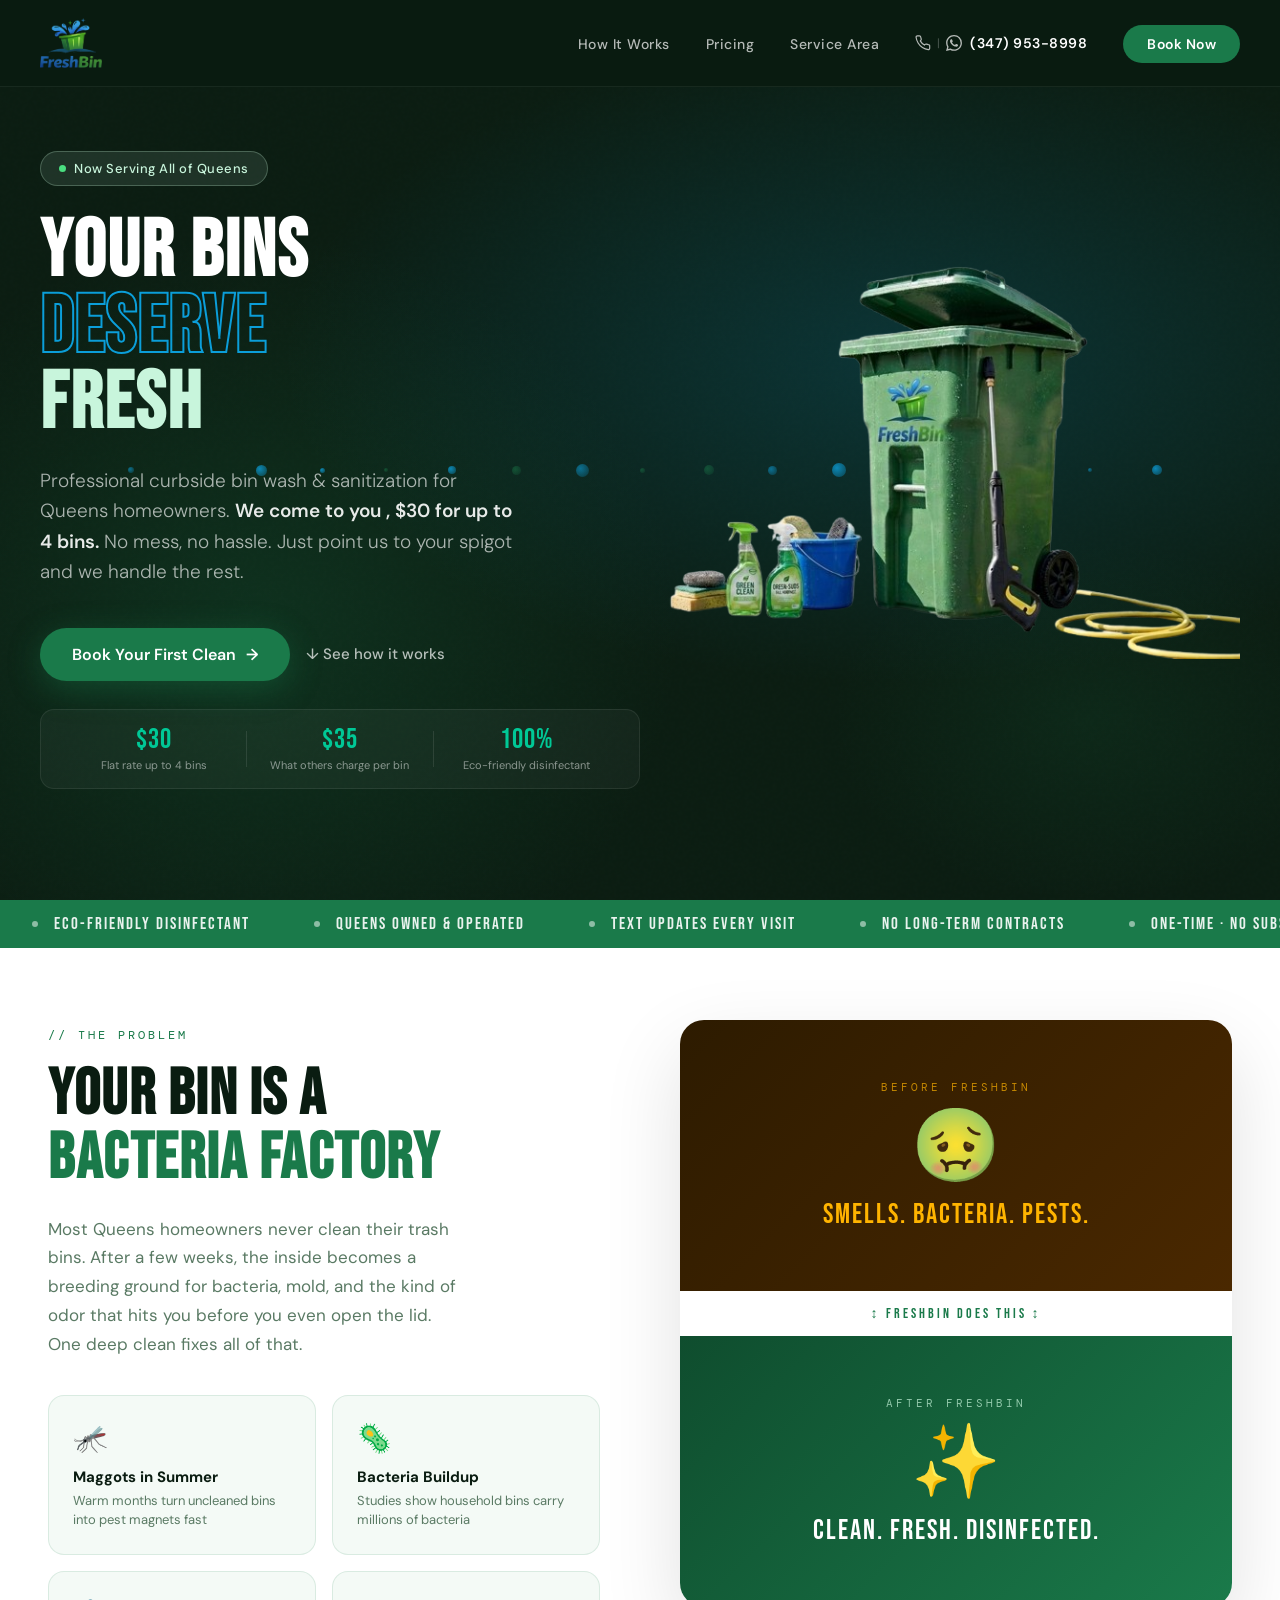
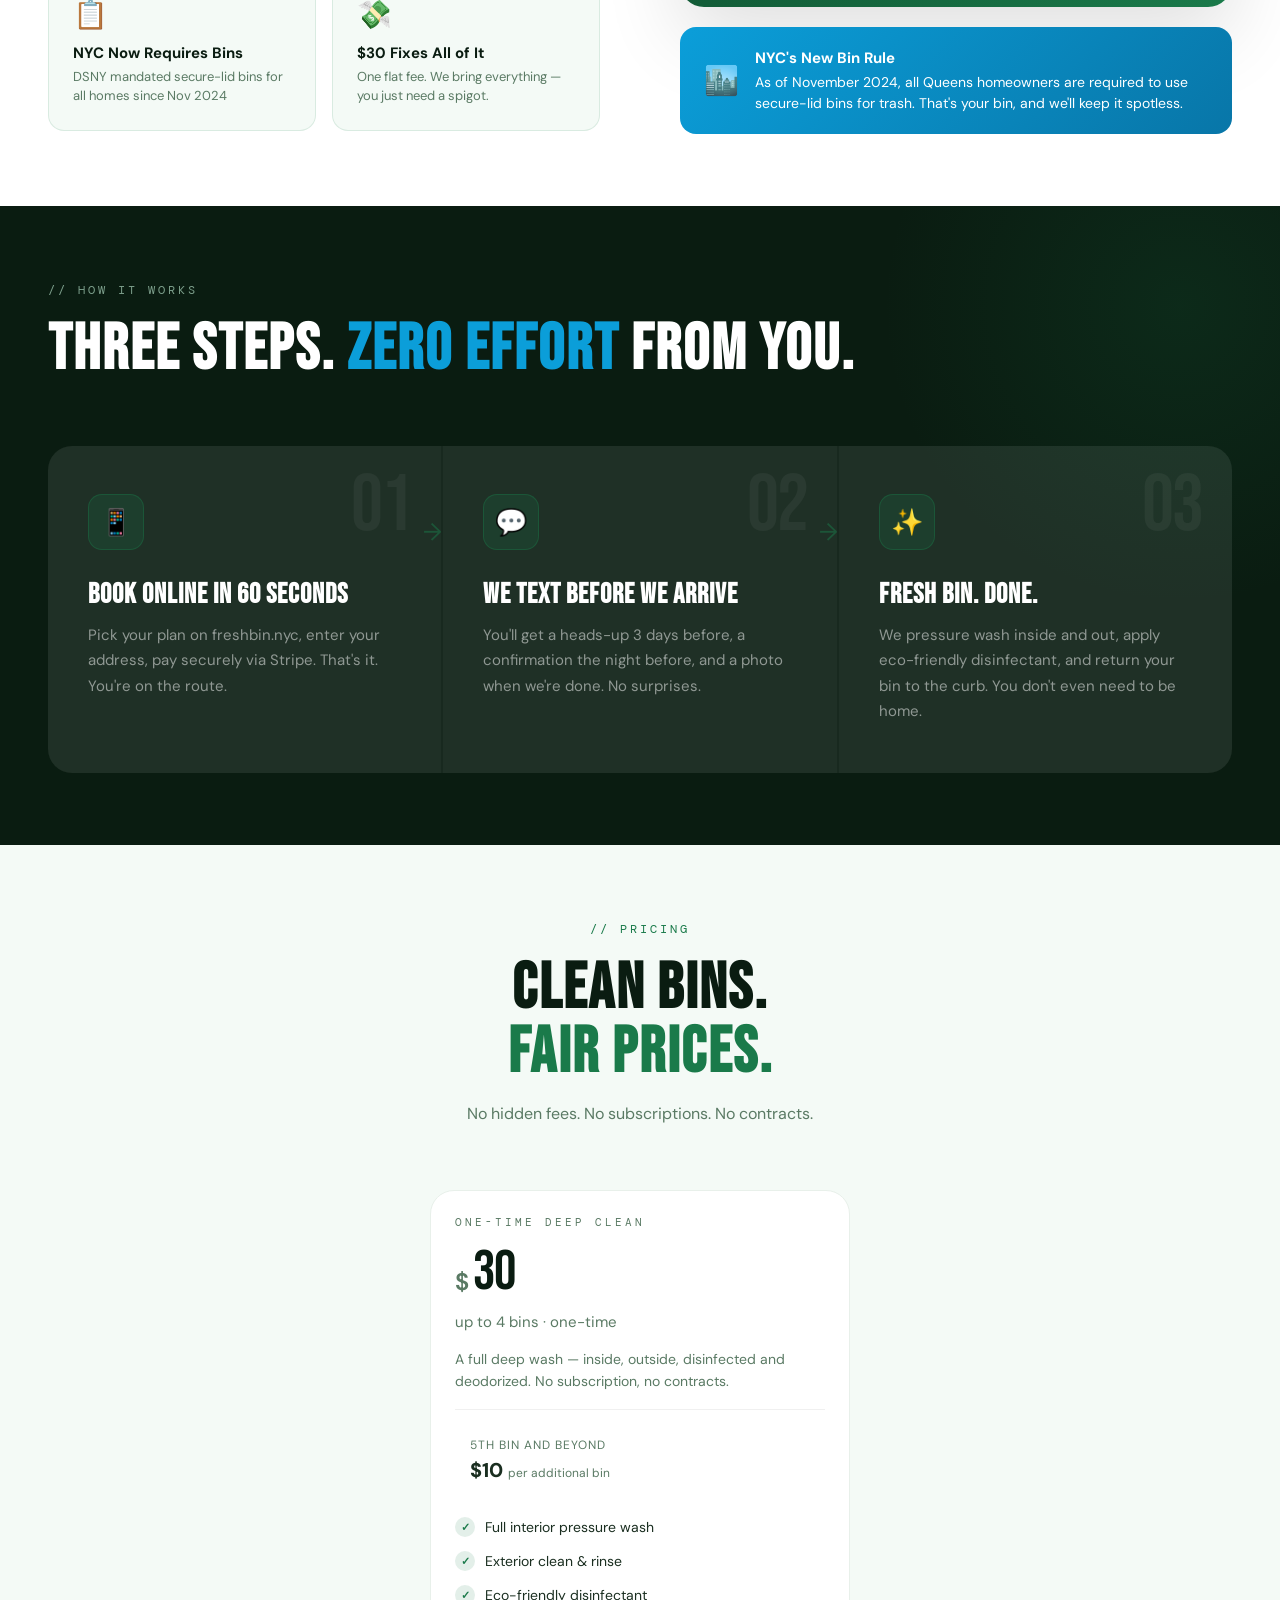
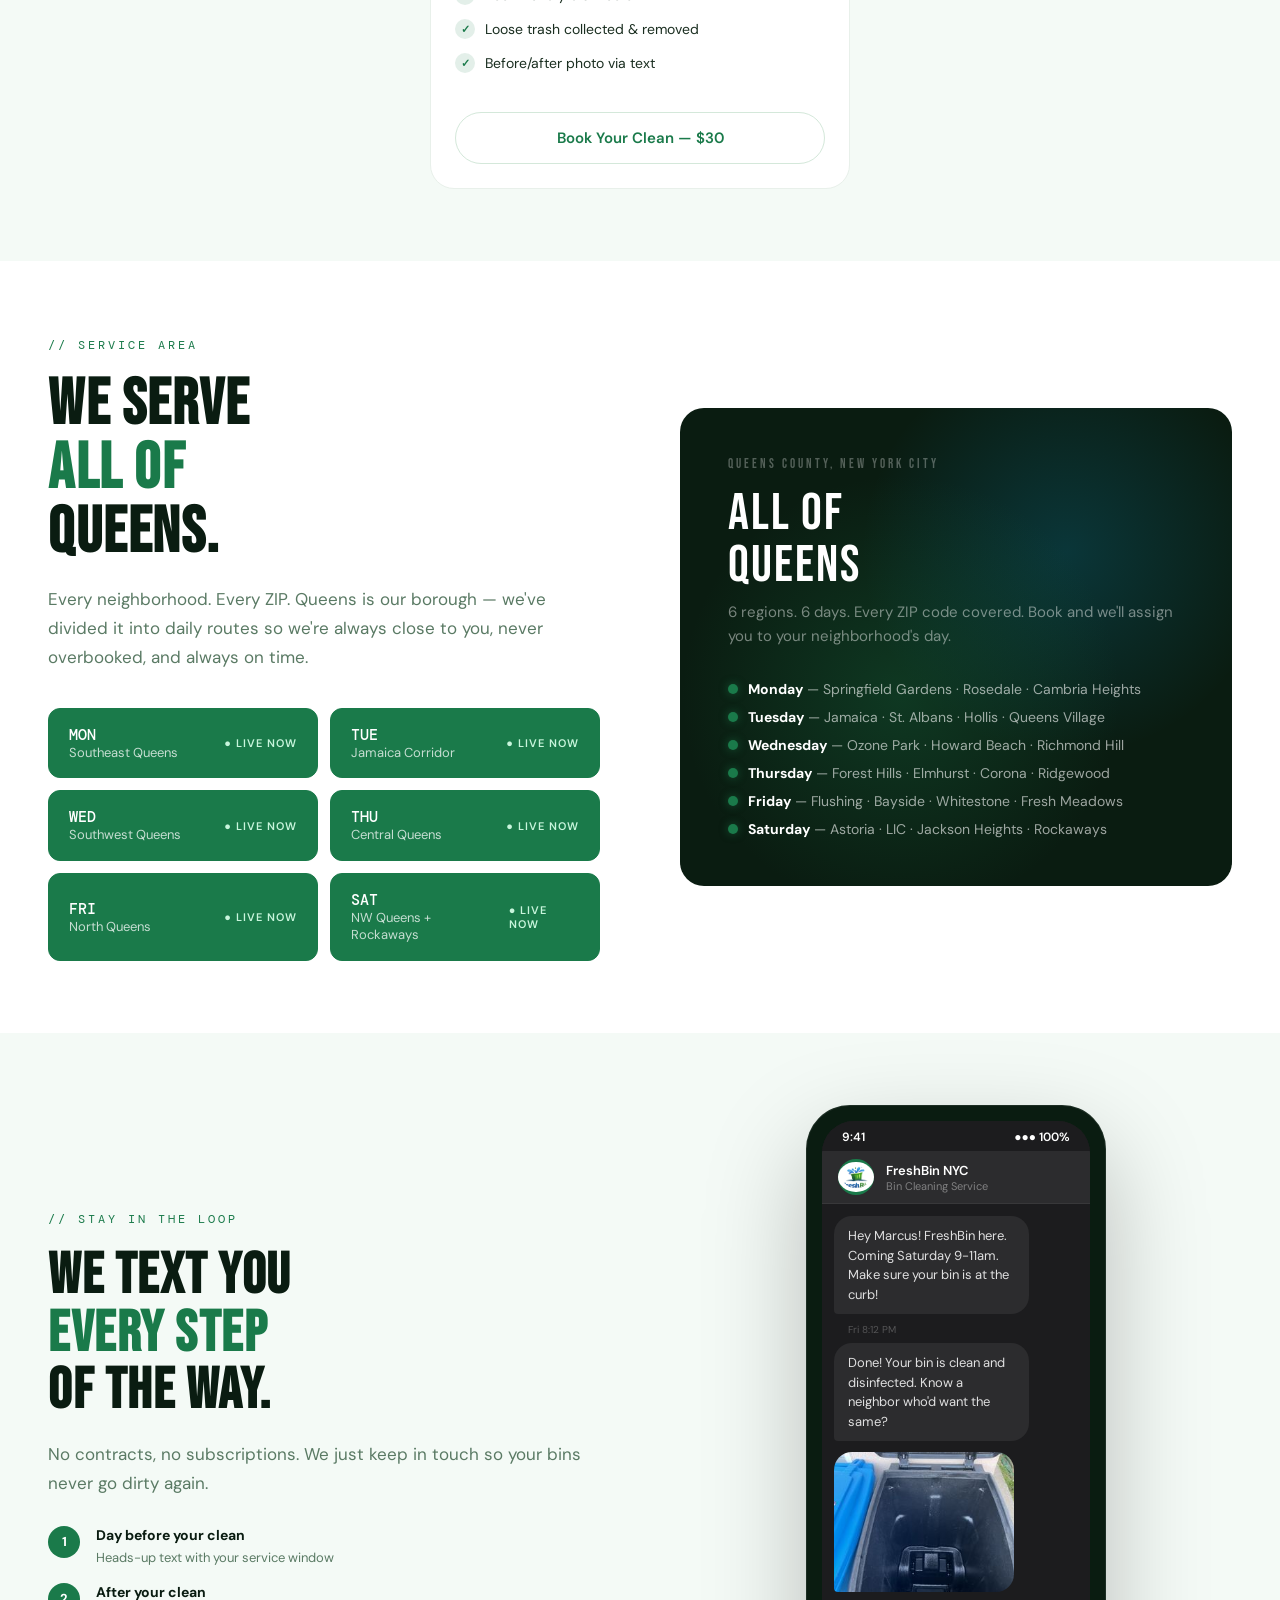
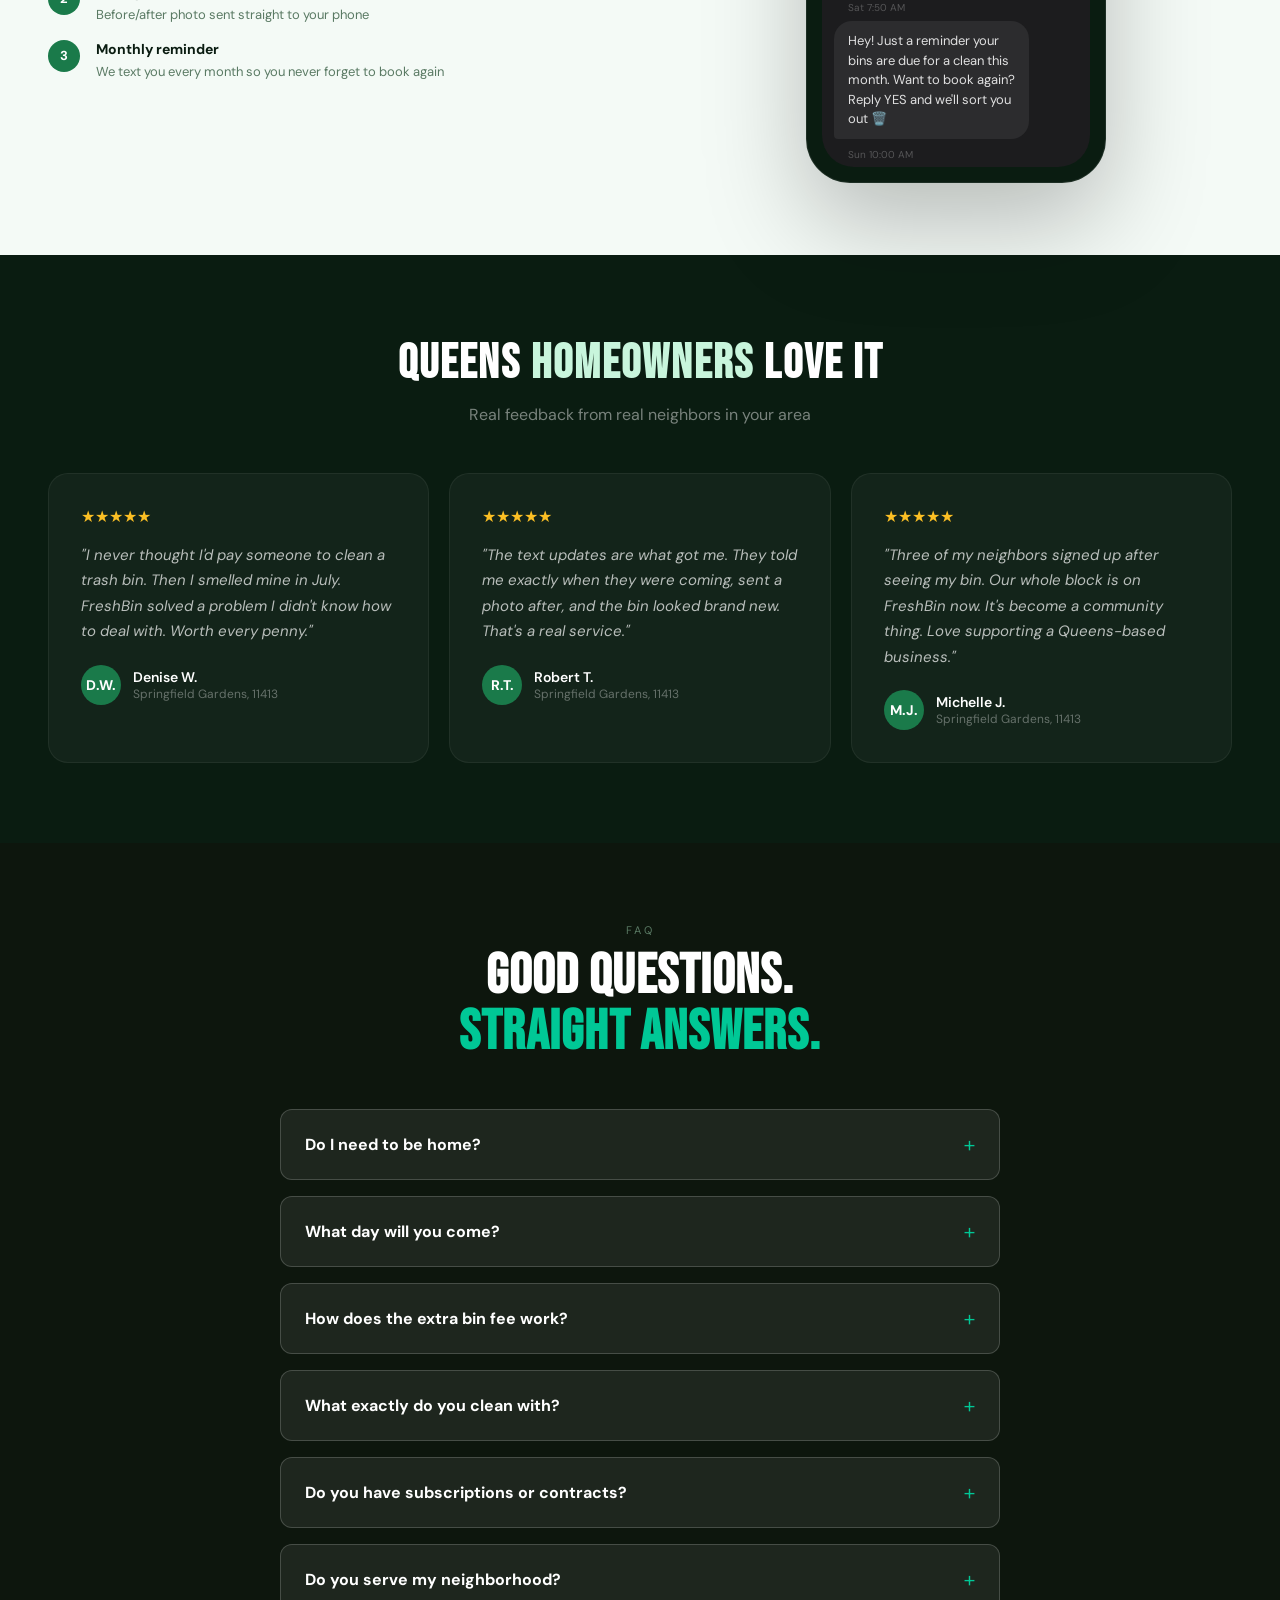
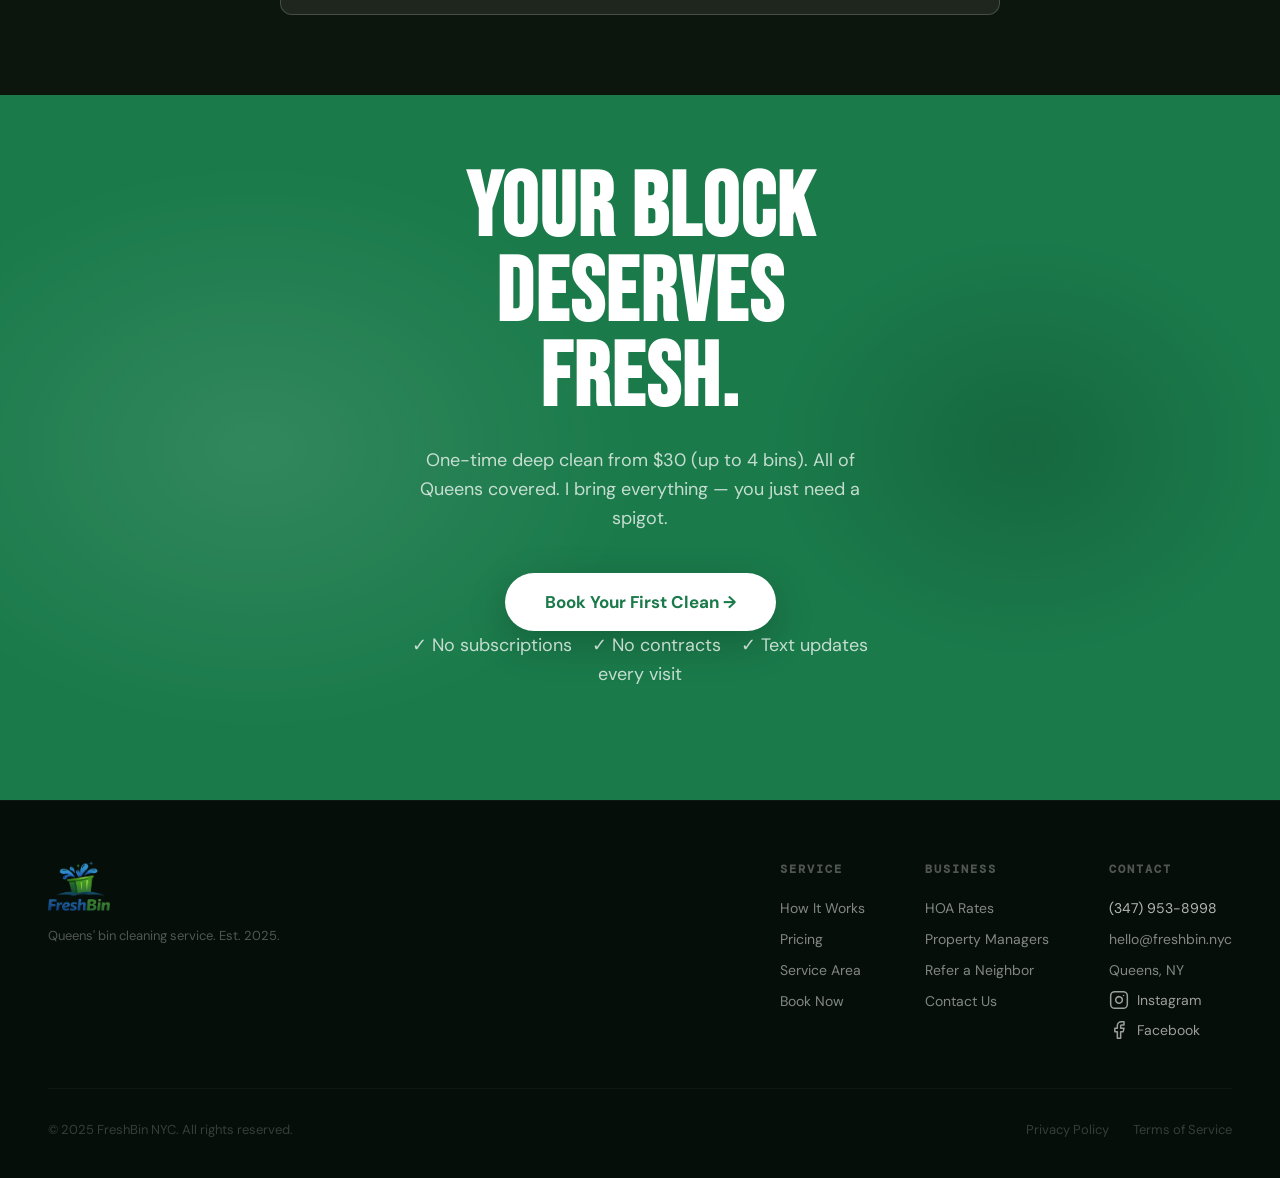
<file: index.html>
<!DOCTYPE html>
<html lang="en">
<head>
  <meta charset="UTF-8" />
  <meta name="viewport" content="width=device-width, initial-scale=1.0"/>
  <meta name="google-site-verification" content="Qd8_pjNVuAo_BGtjj87Me51pgImmDRRKbO913owKA9I" />

  <!-- SEO Meta -->
  <meta name="description" content="FreshBin NYC is Queens' #1 professional curbside trash bin cleaning service. We clean, sanitize & deodorize your bins. $30 flat for all your bins. Serving all of Queens — Springfield Gardens, Jamaica, Flushing, Astoria & more."/>
  <meta name="keywords" content="bin cleaning Queens NY, trash can cleaning Queens, garbage bin cleaning NYC, curbside bin cleaning Queens, trash bin sanitizing Queens NY, Springfield Gardens bin cleaning, Jamaica bin cleaning, Flushing bin cleaning, Astoria bin cleaning, Howard Beach bin cleaning, bin cleaning service New York"/>
  <meta name="robots" content="index, follow"/>
  <meta name="author" content="FreshBin NYC"/>
  <link rel="canonical" href="https://freshbin.nyc/"/>

  <!-- Open Graph (Facebook, WhatsApp previews) -->
  <meta property="og:type" content="website"/>
  <meta property="og:url" content="https://freshbin.nyc/"/>
  <meta property="og:title" content="FreshBin NYC — Queens' Curbside Bin Cleaning Service"/>
  <meta property="og:description" content="Professional trash bin cleaning for Queens homeowners. We pressure wash, sanitize & deodorize your bins. $30 flat for all your bins. Serving all of Queens."/>
  <meta property="og:image" content="https://freshbin.nyc/hero-image.png"/>
  <meta property="og:image:width" content="1200"/>
  <meta property="og:image:height" content="630"/>
  <meta property="og:site_name" content="FreshBin NYC"/>
  <meta property="og:locale" content="en_US"/>

  <!-- Twitter Card -->
  <meta name="twitter:card" content="summary_large_image"/>
  <meta name="twitter:title" content="FreshBin NYC — Queens' Curbside Bin Cleaning Service"/>
  <meta name="twitter:description" content="Professional trash bin cleaning for Queens homeowners. Starting at $30. All of Queens covered."/>
  <meta name="twitter:image" content="https://freshbin.nyc/hero-image.png"/>

  <!-- Geo targeting -->
  <meta name="geo.region" content="US-NY"/>
  <meta name="geo.placename" content="Queens, New York"/>
  <meta name="geo.position" content="40.7282;-73.7949"/>
  <meta name="ICBM" content="40.7282, -73.7949"/>
  <title>FreshBin NYC: Bin Cleaning Service | Queens, NY</title>
  <link rel="icon" type="image/png" href="assets/images/droplett.png">
  <link rel="preconnect" href="https://fonts.googleapis.com">
  <link rel="preconnect" href="https://fonts.gstatic.com" crossorigin>
  <link href="https://fonts.googleapis.com/css2?family=Bebas+Neue&family=DM+Sans:ital,opsz,wght@0,9..40,300;0,9..40,400;0,9..40,500;0,9..40,600;0,9..40,700;1,9..40,300&family=DM+Mono:wght@400;500&display=swap" rel="stylesheet">
  <link rel="stylesheet" href="assets/css/main.css">

<script type="application/ld+json">
{
  "@context": "https://schema.org",
  "@graph": [
    {
      "@type": "LocalBusiness",
      "@id": "https://freshbin.nyc/#business",
      "name": "FreshBin NYC",
      "description": "Professional curbside trash bin cleaning, sanitizing and deodorizing service for Queens homeowners and businesses.",
      "url": "https://freshbin.nyc",
      "telephone": "+13479538998",
      "email": "hello@freshbin.nyc",
      "foundingDate": "2025",
      "logo": "https://freshbin.nyc/freshbin_logo.png",
      "image": "https://freshbin.nyc/hero-image.png",
      "priceRange": "$",
      "currenciesAccepted": "USD",
      "paymentAccepted": "Credit Card, Debit Card",
      "areaServed": {
        "@type": "City",
        "name": "Queens",
        "addressRegion": "NY",
        "addressCountry": "US"
      },
      "address": {
        "@type": "PostalAddress",
        "addressLocality": "Queens",
        "addressRegion": "NY",
        "addressCountry": "US",
        "postalCode": "11413"
      },
      "geo": {
        "@type": "GeoCoordinates",
        "latitude": 40.7282,
        "longitude": -73.7949
      },
      "openingHoursSpecification": [
        { "@type": "OpeningHoursSpecification", "dayOfWeek": "Monday", "opens": "07:00", "closes": "18:00" },
        { "@type": "OpeningHoursSpecification", "dayOfWeek": "Tuesday", "opens": "07:00", "closes": "18:00" },
        { "@type": "OpeningHoursSpecification", "dayOfWeek": "Wednesday", "opens": "07:00", "closes": "18:00" },
        { "@type": "OpeningHoursSpecification", "dayOfWeek": "Thursday", "opens": "07:00", "closes": "18:00" },
        { "@type": "OpeningHoursSpecification", "dayOfWeek": "Friday", "opens": "07:00", "closes": "18:00" },
        { "@type": "OpeningHoursSpecification", "dayOfWeek": "Saturday", "opens": "07:00", "closes": "16:00" }
      ],
      "sameAs": [
        "https://www.instagram.com/freshbinnyc",
        "https://www.facebook.com/freshbinnyc"
      ],
      "hasOfferCatalog": {
        "@type": "OfferCatalog",
        "name": "Bin Cleaning Services",
        "itemListElement": [
          {
            "@type": "Offer",
            "name": "One-Time Bin Cleaning",
            "description": "One-time deep clean for up to 4 bins — sanitize, deodorize, and loose trash removed. $30 up to 4 bins, additional bins $10 each.",
            "price": "30.00",
            "priceCurrency": "USD"
          }
        ]
      },
      "aggregateRating": {
        "@type": "AggregateRating",
        "ratingValue": "5",
        "reviewCount": "3",
        "bestRating": "5"
      },
      "review": [
        {
          "@type": "Review",
          "reviewRating": { "@type": "Rating", "ratingValue": "5", "bestRating": "5" },
          "author": { "@type": "Person", "name": "Denise W." },
          "reviewBody": "FreshBin solved a problem I didn't know how to deal with. Worth every penny."
        },
        {
          "@type": "Review",
          "reviewRating": { "@type": "Rating", "ratingValue": "5", "bestRating": "5" },
          "author": { "@type": "Person", "name": "Robert T." },
          "reviewBody": "They told me exactly when they were coming, sent a photo after, and the bin looked brand new. That's a real service."
        },
        {
          "@type": "Review",
          "reviewRating": { "@type": "Rating", "ratingValue": "5", "bestRating": "5" },
          "author": { "@type": "Person", "name": "Michelle J." },
          "reviewBody": "Three of my neighbors signed up after seeing my bin. Our whole block is on FreshBin now."
        }
      ]
    },
    {
      "@type": "FAQPage",
      "mainEntity": [
        {
          "@type": "Question",
          "name": "Do I need to be home for bin cleaning?",
          "acceptedAnswer": { "@type": "Answer", "text": "No. As long as your bin is at the curb after your trash pickup, we'll clean it and send you a before/after photo when we're done." }
        },
        {
          "@type": "Question",
          "name": "What day will FreshBin come to my neighborhood?",
          "acceptedAnswer": { "@type": "Answer", "text": "Southeast Queens is Monday, Jamaica and St. Albans is Tuesday, Ozone Park and Howard Beach is Wednesday, Forest Hills and Elmhurst is Thursday, Flushing and Bayside is Friday, and Astoria, LIC and the Rockaways is Saturday." }
        },
        {
          "@type": "Question",
          "name": "How does the extra bin fee work?",
          "acceptedAnswer": { "@type": "Answer", "text": "One-time clean covers up to 4 bins — $30 flat. Each bin beyond 4 is $10 per clean. So 5 bins is $40. Simple." }
        },
        {
          "@type": "Question",
          "name": "What do you use to clean the bins?",
          "acceptedAnswer": { "@type": "Answer", "text": "We use 200°F high-pressure hot water that eliminates 99.9% of bacteria including E. coli, Salmonella, and Listeria. We follow with a biodegradable eco-friendly deodorizer. All dirty water is contained and removed." }
        },
        {
          "@type": "Question",
          "name": "Do you have subscriptions or contracts?",
          "acceptedAnswer": { "@type": "Answer", "text": "No subscriptions, no contracts. FreshBin is a one-time service — you book when you need it, pay once, and that's it." }
        },
        {
          "@type": "Question",
          "name": "Does FreshBin serve my Queens neighborhood?",
          "acceptedAnswer": { "@type": "Answer", "text": "We serve all of Queens — every ZIP code from Springfield Gardens to Astoria, Howard Beach to Whitestone." }
        }
      ]
    }
  ]
}
</script>
</head>
<body>

  <!-- NAV -->
  <nav>
    <div class="nav-inner">
      <a href="#" class="nav-logo"><img src="assets/images/freshbin_logo.png" alt="FreshBin NYC" style="height:50px;width:auto;max-height:50px;"></a>
      <ul class="nav-links">
        <li><a href="#how">How It Works</a></li>
        <li><a href="#pricing">Pricing</a></li>
        <li><a href="#areas">Service Area</a></li>
        <div style="display:flex; align-items:center; gap:6px;">
  <a href="tel:+13479538998" style="color:rgba(255,255,255,0.7); text-decoration:none; display:flex; align-items:center;" onmouseover="this.style.color='#00C896'" onmouseout="this.style.color='rgba(255,255,255,0.7)'">
    <svg xmlns="http://www.w3.org/2000/svg" width="16" height="16" viewBox="0 0 24 24" fill="none" stroke="currentColor" stroke-width="1.8" stroke-linecap="round" stroke-linejoin="round"><path d="M22 16.92v3a2 2 0 0 1-2.18 2 19.79 19.79 0 0 1-8.63-3.07A19.5 19.5 0 0 1 4.69 12 19.79 19.79 0 0 1 1.63 3.4 2 2 0 0 1 3.6 1.22h3a2 2 0 0 1 2 1.72c.127.96.361 1.903.7 2.81a2 2 0 0 1-.45 2.11L7.91 8.82a16 16 0 0 0 6.29 6.29l.95-.96a2 2 0 0 1 2.11-.45c.907.339 1.85.573 2.81.7A2 2 0 0 1 22 16.92z"/></svg>
  </a>
  <span style="color:rgba(255,255,255,0.25); font-size:12px;">|</span>
  <a href="https://wa.me/13479538998" target="_blank" style="color:rgba(255,255,255,0.7); text-decoration:none; display:flex; align-items:center;" onmouseover="this.style.color='#25D366'" onmouseout="this.style.color='rgba(255,255,255,0.7)'">
    <svg xmlns="http://www.w3.org/2000/svg" width="16" height="16" viewBox="0 0 24 24" fill="currentColor"><path d="M17.472 14.382c-.297-.149-1.758-.867-2.03-.967-.273-.099-.471-.148-.67.15-.197.297-.767.966-.94 1.164-.173.199-.347.223-.644.075-.297-.15-1.255-.463-2.39-1.475-.883-.788-1.48-1.761-1.653-2.059-.173-.297-.018-.458.13-.606.134-.133.298-.347.446-.52.149-.174.198-.298.298-.497.099-.198.05-.371-.025-.52-.075-.149-.669-1.612-.916-2.207-.242-.579-.487-.5-.669-.51-.173-.008-.371-.01-.57-.01-.198 0-.52.074-.792.372-.272.297-1.04 1.016-1.04 2.479 0 1.462 1.065 2.875 1.213 3.074.149.198 2.096 3.2 5.077 4.487.709.306 1.262.489 1.694.625.712.227 1.36.195 1.871.118.571-.085 1.758-.719 2.006-1.413.248-.694.248-1.289.173-1.413-.074-.124-.272-.198-.57-.347m-5.421 7.403h-.004a9.87 9.87 0 0 1-5.031-1.378l-.361-.214-3.741.982.998-3.648-.235-.374a9.86 9.86 0 0 1-1.51-5.26c.001-5.45 4.436-9.884 9.888-9.884 2.64 0 5.122 1.03 6.988 2.898a9.825 9.825 0 0 1 2.893 6.994c-.003 5.45-4.437 9.884-9.885 9.884m8.413-18.297A11.815 11.815 0 0 0 12.05 0C5.495 0 .16 5.335.157 11.892c0 2.096.547 4.142 1.588 5.945L.057 24l6.305-1.654a11.882 11.882 0 0 0 5.683 1.448h.005c6.554 0 11.89-5.335 11.893-11.893a11.821 11.821 0 0 0-3.48-8.413z"/></svg>
  </a>
  <a href="tel:+13479538998" style="color:#ffffff; font-size:14px; font-weight:600; text-decoration:none; margin-left:2px;">(347) 953-8998</a>
</div>
        <li><a href="#" onclick="openBookingModal(); return false;" class="nav-cta">Book Now</a></li>
      </ul>
      <a href="#" onclick="openBookingModal(); return false;" class="nav-cta nav-mobile-cta">Book Now</a>
    </div>
  </nav>

  <!-- HERO -->
  <section class="hero">
    <div class="hero-bg"></div>
    <div class="drop"></div>
    <div class="drop"></div>
    <div class="drop"></div>
    <div class="drop"></div>
    <div class="drop"></div>
    <div class="drop"></div>
    <div class="drop"></div>
    <div class="drop"></div>
    <div class="drop"></div>
    <div class="drop"></div>
    <div class="drop"></div>
    <div class="drop"></div>
    <div class="drop"></div>
    <div class="drop"></div>
    <div class="drop"></div>
    <div class="drop"></div>

    <div class="hero-container">
    <div style="flex:0 0 50%; position:relative; z-index:1;">
    <div class="hero-content">
      <div class="hero-badge">
        <div class="dot"></div>
        Now Serving All of Queens
      </div>

      <h1>
        YOUR BINS<br>
        <em>DESERVE</em><br>
        <span class="green-word">FRESH</span>
      </h1>

      <p class="hero-sub">
        Professional curbside bin wash &amp; sanitization for Queens homeowners. <strong>We come to you , $30 for up to 4 bins.</strong> No mess, no hassle. Just point us to your spigot and we handle the rest.
      </p>

      <div class="hero-actions">
        <a href="#" onclick="openBookingModal(); return false;" class="btn-primary">
          Book Your First Clean
          <span class="arrow">→</span>
        </a>
        <a href="#how" class="btn-ghost">
          ↓ See how it works
        </a>
      </div>

      <div class="hero-stats">
        <div class="hero-stat">
          <div class="hero-stat-number">$30</div>
          <div class="hero-stat-label">Flat rate up to 4 bins</div>
        </div>
        <div class="hero-stat-divider"></div>
        <div class="hero-stat">
          <div class="hero-stat-number">$35</div>
          <div class="hero-stat-label">What others charge per bin</div>
        </div>
        <div class="hero-stat-divider"></div>
        <div class="hero-stat">
          <div class="hero-stat-number">100%</div>
          <div class="hero-stat-label">Eco-friendly disinfectant</div>
        </div>
      </div>

    </div>
    </div>
    <img id="hero-image" src="assets/images/hero-image.png" alt="FreshBin clean bin">
    </div>

    <div class="hero-visual">
      <div style="position:relative;display:inline-block;transform:translateX(-60px);">
        <img src="assets/images/hero-image.png" alt="" style="width:620px;height:auto;object-fit:contain;filter:drop-shadow(0 20px 60px rgba(0,0,0,0.5));display:none;" aria-hidden="true">
        <!-- sparkles overlay -->
        <svg style="position:absolute;inset:0;width:100%;height:100%;pointer-events:none;overflow:visible;" viewBox="0 0 620 500" fill="none" xmlns="http://www.w3.org/2000/svg">
          <!-- large 4-point stars -->
          <g transform="translate(80,60)">
            <line x1="0" y1="-14" x2="0" y2="14" stroke="white" stroke-width="2.5" stroke-linecap="round"/>
            <line x1="-14" y1="0" x2="14" y2="0" stroke="white" stroke-width="2.5" stroke-linecap="round"/>
            <line x1="-9" y1="-9" x2="9" y2="9" stroke="white" stroke-width="1.5" stroke-linecap="round"/>
            <line x1="9" y1="-9" x2="-9" y2="9" stroke="white" stroke-width="1.5" stroke-linecap="round"/>
          </g>
          <g transform="translate(520,45)">
            <line x1="0" y1="-16" x2="0" y2="16" stroke="white" stroke-width="3" stroke-linecap="round"/>
            <line x1="-16" y1="0" x2="16" y2="0" stroke="white" stroke-width="3" stroke-linecap="round"/>
            <line x1="-11" y1="-11" x2="11" y2="11" stroke="white" stroke-width="1.8" stroke-linecap="round"/>
            <line x1="11" y1="-11" x2="-11" y2="11" stroke="white" stroke-width="1.8" stroke-linecap="round"/>
          </g>
          <g transform="translate(570,160)">
            <line x1="0" y1="-10" x2="0" y2="10" stroke="white" stroke-width="2" stroke-linecap="round"/>
            <line x1="-10" y1="0" x2="10" y2="0" stroke="white" stroke-width="2" stroke-linecap="round"/>
            <line x1="-7" y1="-7" x2="7" y2="7" stroke="white" stroke-width="1.2" stroke-linecap="round"/>
            <line x1="7" y1="-7" x2="-7" y2="7" stroke="white" stroke-width="1.2" stroke-linecap="round"/>
          </g>
          <g transform="translate(40,180)">
            <line x1="0" y1="-9" x2="0" y2="9" stroke="white" stroke-width="2" stroke-linecap="round"/>
            <line x1="-9" y1="0" x2="9" y2="0" stroke="white" stroke-width="2" stroke-linecap="round"/>
            <line x1="-6" y1="-6" x2="6" y2="6" stroke="white" stroke-width="1.2" stroke-linecap="round"/>
            <line x1="6" y1="-6" x2="-6" y2="6" stroke="white" stroke-width="1.2" stroke-linecap="round"/>
          </g>
          <g transform="translate(310,30)">
            <line x1="0" y1="-12" x2="0" y2="12" stroke="#0B9ED9" stroke-width="2.5" stroke-linecap="round"/>
            <line x1="-12" y1="0" x2="12" y2="0" stroke="#0B9ED9" stroke-width="2.5" stroke-linecap="round"/>
            <line x1="-8" y1="-8" x2="8" y2="8" stroke="#0B9ED9" stroke-width="1.5" stroke-linecap="round"/>
            <line x1="8" y1="-8" x2="-8" y2="8" stroke="#0B9ED9" stroke-width="1.5" stroke-linecap="round"/>
          </g>
          <!-- blue accent stars -->
          <g transform="translate(160,95)">
            <line x1="0" y1="-8" x2="0" y2="8" stroke="#0B9ED9" stroke-width="2" stroke-linecap="round"/>
            <line x1="-8" y1="0" x2="8" y2="0" stroke="#0B9ED9" stroke-width="2" stroke-linecap="round"/>
          </g>
          <g transform="translate(460,100)">
            <line x1="0" y1="-8" x2="0" y2="8" stroke="#0B9ED9" stroke-width="2" stroke-linecap="round"/>
            <line x1="-8" y1="0" x2="8" y2="0" stroke="#0B9ED9" stroke-width="2" stroke-linecap="round"/>
          </g>
          <g transform="translate(390,70)">
            <line x1="0" y1="-7" x2="0" y2="7" stroke="#C8F5DC" stroke-width="2" stroke-linecap="round"/>
            <line x1="-7" y1="0" x2="7" y2="0" stroke="#C8F5DC" stroke-width="2" stroke-linecap="round"/>
          </g>
          <!-- glowing dots -->
          <circle cx="130" cy="45" r="4" fill="white" opacity="0.8"/>
          <circle cx="490" cy="75" r="3" fill="white" opacity="0.7"/>
          <circle cx="55" cy="110" r="2.5" fill="#0B9ED9" opacity="0.9"/>
          <circle cx="545" cy="220" r="3" fill="white" opacity="0.6"/>
          <circle cx="240" cy="55" r="2" fill="#C8F5DC" opacity="0.8"/>
          <circle cx="380" cy="38" r="2.5" fill="white" opacity="0.6"/>
          <circle cx="600" cy="100" r="2" fill="#0B9ED9" opacity="0.7"/>
          <circle cx="20" cy="250" r="3" fill="white" opacity="0.5"/>
          <!-- crystal diamond shapes -->
          <polygon points="110,20 116,30 110,40 104,30" fill="none" stroke="white" stroke-width="1.5" opacity="0.7"/>
          <polygon points="500,25 507,37 500,49 493,37" fill="none" stroke="#0B9ED9" stroke-width="1.5" opacity="0.8"/>
          <polygon points="560,80 565,89 560,98 555,89" fill="none" stroke="white" stroke-width="1.2" opacity="0.6"/>
          <polygon points="30,140 35,149 30,158 25,149" fill="none" stroke="#C8F5DC" stroke-width="1.2" opacity="0.6"/>
        </svg>
      </div>
      <div class="bin-showcase" style="display:none">
        <div class="bin-glow"></div>
        <div class="ring"></div>
        <div class="ring"></div>
        <div class="ring"></div>
        <div class="bin-icon">
          <svg width="280" height="320" viewBox="0 0 280 320" fill="none" xmlns="http://www.w3.org/2000/svg">

            <!-- Sparkle stars -->
            <g class="sparkles">
              <!-- top-left sparkle -->
              <g transform="translate(30, 48)">
                <line x1="0" y1="-10" x2="0" y2="10" stroke="white" stroke-width="2" stroke-linecap="round"/>
                <line x1="-10" y1="0" x2="10" y2="0" stroke="white" stroke-width="2" stroke-linecap="round"/>
                <line x1="-7" y1="-7" x2="7" y2="7" stroke="white" stroke-width="1.5" stroke-linecap="round"/>
                <line x1="7" y1="-7" x2="-7" y2="7" stroke="white" stroke-width="1.5" stroke-linecap="round"/>
              </g>
              <!-- top-right sparkle large -->
              <g transform="translate(248, 30)">
                <line x1="0" y1="-13" x2="0" y2="13" stroke="white" stroke-width="2.5" stroke-linecap="round"/>
                <line x1="-13" y1="0" x2="13" y2="0" stroke="white" stroke-width="2.5" stroke-linecap="round"/>
                <line x1="-9" y1="-9" x2="9" y2="9" stroke="white" stroke-width="1.5" stroke-linecap="round"/>
                <line x1="9" y1="-9" x2="-9" y2="9" stroke="white" stroke-width="1.5" stroke-linecap="round"/>
              </g>
              <!-- right mid sparkle small -->
              <g transform="translate(258, 120)">
                <line x1="0" y1="-7" x2="0" y2="7" stroke="white" stroke-width="1.5" stroke-linecap="round"/>
                <line x1="-7" y1="0" x2="7" y2="0" stroke="white" stroke-width="1.5" stroke-linecap="round"/>
              </g>
              <!-- left mid sparkle small -->
              <g transform="translate(22, 140)">
                <line x1="0" y1="-6" x2="0" y2="6" stroke="white" stroke-width="1.5" stroke-linecap="round"/>
                <line x1="-6" y1="0" x2="6" y2="0" stroke="white" stroke-width="1.5" stroke-linecap="round"/>
              </g>
              <!-- top center dot -->
              <circle cx="140" cy="18" r="3" fill="white" opacity="0.7"/>
              <!-- scattered dots -->
              <circle cx="58" cy="88" r="2" fill="white" opacity="0.5"/>
              <circle cx="224" cy="72" r="2.5" fill="white" opacity="0.6"/>
              <circle cx="240" cy="160" r="2" fill="white" opacity="0.4"/>
            </g>

            <!-- Water splash above lid -->
            <g transform="translate(140, 78)">
              <!-- main splash arcs -->
              <path d="M-38,-12 Q-28,-38 -14,-20" stroke="#0B9ED9" stroke-width="3" stroke-linecap="round" fill="none"/>
              <path d="M38,-12 Q28,-38 14,-20" stroke="#0B9ED9" stroke-width="3" stroke-linecap="round" fill="none"/>
              <path d="M-18,-18 Q-10,-46 0,-30" stroke="#0B9ED9" stroke-width="3.5" stroke-linecap="round" fill="none"/>
              <path d="M18,-18 Q10,-46 0,-30" stroke="#0B9ED9" stroke-width="3.5" stroke-linecap="round" fill="none"/>
              <!-- droplets -->
              <ellipse cx="-42" cy="-18" rx="4" ry="5.5" fill="#0B9ED9" opacity="0.9"/>
              <ellipse cx="42" cy="-18" rx="4" ry="5.5" fill="#0B9ED9" opacity="0.9"/>
              <ellipse cx="-22" cy="-38" rx="3" ry="4" fill="#0B9ED9" opacity="0.85"/>
              <ellipse cx="22" cy="-38" rx="3" ry="4" fill="#0B9ED9" opacity="0.85"/>
              <ellipse cx="0" cy="-50" rx="3.5" ry="5" fill="#0B9ED9"/>
              <!-- small scatter droplets -->
              <circle cx="-54" cy="-10" r="2.5" fill="#0B9ED9" opacity="0.6"/>
              <circle cx="54" cy="-10" r="2.5" fill="#0B9ED9" opacity="0.6"/>
              <circle cx="-10" cy="-56" r="2" fill="#0B9ED9" opacity="0.5"/>
              <circle cx="10" cy="-56" r="2" fill="#0B9ED9" opacity="0.5"/>
            </g>

            <!-- Lid hinge bump -->
            <rect x="118" y="82" width="44" height="8" rx="4" fill="#0F4D2E"/>

            <!-- Lid -->
            <rect x="66" y="88" width="148" height="22" rx="6" fill="#1A7A4A"/>
            <rect x="66" y="88" width="148" height="22" rx="6" fill="url(#lidShade)"/>
            <!-- Lid top highlight -->
            <rect x="70" y="91" width="140" height="5" rx="2.5" fill="#2A9A5E" opacity="0.5"/>
            <!-- Lid handle -->
            <rect x="114" y="84" width="52" height="10" rx="5" fill="#1A7A4A" stroke="#0F4D2E" stroke-width="1.5"/>
            <rect x="124" y="86" width="32" height="6" rx="3" fill="#0F4D2E" opacity="0.4"/>

            <!-- Bin body -->
            <rect x="72" y="110" width="136" height="168" rx="8" fill="#1A7A4A"/>
            <rect x="72" y="110" width="136" height="168" rx="8" fill="url(#bodyShade)"/>

            <!-- Vertical ridges on body -->
            <line x1="108" y1="116" x2="108" y2="272" stroke="#0F4D2E" stroke-width="2.5" stroke-linecap="round" opacity="0.6"/>
            <line x1="140" y1="116" x2="140" y2="272" stroke="#0F4D2E" stroke-width="2.5" stroke-linecap="round" opacity="0.6"/>
            <line x1="172" y1="116" x2="172" y2="272" stroke="#0F4D2E" stroke-width="2.5" stroke-linecap="round" opacity="0.6"/>

            <!-- Body top highlight strip -->
            <rect x="76" y="113" width="128" height="6" rx="3" fill="#2A9A5E" opacity="0.4"/>

            <!-- Recycle symbol area (subtle) -->
            <circle cx="140" cy="195" r="28" fill="#0F4D2E" opacity="0.25"/>
            <text x="140" y="203" text-anchor="middle" font-size="28" fill="#2A9A5E" opacity="0.6">♻</text>

            <!-- Axle bar -->
            <rect x="84" y="272" width="112" height="10" rx="5" fill="#0F4D2E"/>

            <!-- Wheels -->
            <circle cx="104" cy="291" r="18" fill="#0F4D2E"/>
            <circle cx="104" cy="291" r="11" fill="#1A7A4A"/>
            <circle cx="104" cy="291" r="5" fill="#0F4D2E"/>
            <circle cx="176" cy="291" r="18" fill="#0F4D2E"/>
            <circle cx="176" cy="291" r="11" fill="#1A7A4A"/>
            <circle cx="176" cy="291" r="5" fill="#0F4D2E"/>

            <!-- Wheel highlight -->
            <circle cx="100" cy="286" r="3" fill="white" opacity="0.15"/>
            <circle cx="172" cy="286" r="3" fill="white" opacity="0.15"/>

            <!-- Gradient defs -->
            <defs>
              <linearGradient id="lidShade" x1="0" y1="0" x2="1" y2="0">
                <stop offset="0%" stop-color="#0F4D2E" stop-opacity="0.25"/>
                <stop offset="50%" stop-color="transparent" stop-opacity="0"/>
                <stop offset="100%" stop-color="#0F4D2E" stop-opacity="0.35"/>
              </linearGradient>
              <linearGradient id="bodyShade" x1="0" y1="0" x2="1" y2="0">
                <stop offset="0%" stop-color="#0F4D2E" stop-opacity="0.3"/>
                <stop offset="40%" stop-color="transparent" stop-opacity="0"/>
                <stop offset="100%" stop-color="#0F4D2E" stop-opacity="0.4"/>
              </linearGradient>
            </defs>
          </svg>
        </div>
      </div>
    </div>
  </section>

  <!-- TICKER -->
  <div class="ticker-wrap">
    <div class="ticker-track">
      <div class="ticker-item"><span class="ticker-dot"></span>ECO-FRIENDLY DISINFECTANT</div>
      <div class="ticker-item"><span class="ticker-dot"></span>QUEENS OWNED &amp; OPERATED</div>
      <div class="ticker-item"><span class="ticker-dot"></span>TEXT UPDATES EVERY VISIT</div>
      <div class="ticker-item"><span class="ticker-dot"></span>NO LONG-TERM CONTRACTS</div>
      <div class="ticker-item"><span class="ticker-dot"></span>ONE-TIME · NO SUBSCRIPTION</div>
      <div class="ticker-item"><span class="ticker-dot"></span>SAME-DAY AS TRASH PICKUP</div>
      <div class="ticker-item"><span class="ticker-dot"></span>ECO-FRIENDLY DISINFECTANT</div>
      <div class="ticker-item"><span class="ticker-dot"></span>QUEENS OWNED &amp; OPERATED</div>
      <div class="ticker-item"><span class="ticker-dot"></span>TEXT UPDATES EVERY VISIT</div>
      <div class="ticker-item"><span class="ticker-dot"></span>NO LONG-TERM CONTRACTS</div>
      <div class="ticker-item"><span class="ticker-dot"></span>ONE-TIME · NO SUBSCRIPTION</div>
      <div class="ticker-item"><span class="ticker-dot"></span>SAME-DAY AS TRASH PICKUP</div>
    </div>
  </div>

  <!-- PROBLEM -->
  <section class="problem">
    <div class="problem-grid">
      <div class="problem-text reveal">
        <span class="section-label">// The problem</span>
        <h2>YOUR BIN IS A<br><em>BACTERIA FACTORY</em></h2>
        <p>Most Queens homeowners never clean their trash bins. After a few weeks, the inside becomes a breeding ground for bacteria, mold, and the kind of odor that hits you before you even open the lid. One deep clean fixes all of that.</p>
        <div class="fact-cards">
          <div class="fact-card reveal reveal-delay-1">
            <div class="fact-icon">🦟</div>
            <div class="fact-title">Maggots in Summer</div>
            <div class="fact-desc">Warm months turn uncleaned bins into pest magnets fast</div>
          </div>
          <div class="fact-card reveal reveal-delay-2">
            <div class="fact-icon">🦠</div>
            <div class="fact-title">Bacteria Buildup</div>
            <div class="fact-desc">Studies show household bins carry millions of bacteria</div>
          </div>
          <div class="fact-card reveal reveal-delay-1">
            <div class="fact-icon">📋</div>
            <div class="fact-title">NYC Now Requires Bins</div>
            <div class="fact-desc">DSNY mandated secure-lid bins for all homes since Nov 2024</div>
          </div>
          <div class="fact-card reveal reveal-delay-2">
            <div class="fact-icon">💸</div>
            <div class="fact-title">$30 Fixes All of It</div>
            <div class="fact-desc">One flat fee. We bring everything — you just need a spigot.</div>
          </div>
        </div>
      </div>
      <div class="problem-visual reveal">
        <div class="before-after">
          <div class="ba-panel before">
            <div class="ba-label">Before FreshBin</div>
            <div class="ba-emoji">🤢</div>
            <div class="ba-text">SMELLS. BACTERIA. PESTS.</div>
          </div>
          <div class="ba-divider">↕ FRESHBIN DOES THIS ↕</div>
          <div class="ba-panel after">
            <div class="ba-label">After FreshBin</div>
            <div class="ba-emoji">✨</div>
            <div class="ba-text">CLEAN. FRESH. DISINFECTED.</div>
          </div>
        </div>
        <div class="nyc-callout reveal">
          <div class="nyc-callout-icon">🏙️</div>
          <div class="nyc-callout-text">
            <strong>NYC's New Bin Rule</strong>
            As of November 2024, all Queens homeowners are required to use secure-lid bins for trash. That's your bin, and we'll keep it spotless.
          </div>
        </div>
      </div>
    </div>
  </section>

  <!-- HOW IT WORKS -->
  <section class="how" id="how">
    <div class="how-header reveal">
      <div>
        <span class="section-label" style="color:rgba(200,245,220,0.6)">//&nbsp;How it works</span>
        <h2>THREE STEPS. <span>ZERO EFFORT</span> FROM YOU.</h2>
      </div>
    </div>
    <div class="steps">
      <div class="step reveal">
        <div class="step-num">01</div>
        <div class="step-icon">📱</div>
        <h3>Book Online in 60 Seconds</h3>
        <p>Pick your plan on freshbin.nyc, enter your address, pay securely via Stripe. That's it. You're on the route.</p>
        <div class="step-connector">→</div>
      </div>
      <div class="step reveal reveal-delay-1">
        <div class="step-num">02</div>
        <div class="step-icon">💬</div>
        <h3>We Text Before We Arrive</h3>
        <p>You'll get a heads-up 3 days before, a confirmation the night before, and a photo when we're done. No surprises.</p>
        <div class="step-connector">→</div>
      </div>
      <div class="step reveal reveal-delay-2">
        <div class="step-num">03</div>
        <div class="step-icon">✨</div>
        <h3>Fresh Bin. Done.</h3>
        <p>We pressure wash inside and out, apply eco-friendly disinfectant, and return your bin to the curb. You don't even need to be home.</p>
      </div>
    </div>
  </section>

  <!-- PRICING -->
  <section class="pricing" id="pricing">
    <div class="pricing-header reveal">
      <span class="section-label">// Pricing</span>
      <h2>CLEAN BINS.<br><span>FAIR PRICES.</span></h2>
      <p>No hidden fees. No subscriptions. No contracts.</p>
    </div>
    <div class="pricing-grid" style="display:flex; justify-content:center;">

      <div class="price-card reveal" style="max-width:420px; width:100%;">
        <div class="price-label">One-Time Deep Clean</div>
        <div class="price-amount">
          <span class="price-dollar">$</span>
          <span class="price-num">30</span>
        </div>
        <div class="price-period">up to 4 bins · one-time</div>
        <div class="price-desc">A full deep wash — inside, outside, disinfected and deodorized. No subscription, no contracts.</div>
        <div style="margin: 0 0 16px; padding: 10px 14px; background: rgba(255,255,255,0.04); border-radius: 8px; border: 1px solid rgba(255,255,255,0.08);">
          <div style="font-size: 12px; color: var(--muted); margin-bottom: 4px; text-transform: uppercase; letter-spacing: 1px;">5th bin and beyond</div>
          <div style="font-size: 20px; font-weight: 800; color: var(--text);">$10 <span style="font-size: 12px; font-weight: 400; color: var(--muted);">per additional bin</span></div>
        </div>
        <ul class="price-features">
          <li>Full interior pressure wash</li>
          <li>Exterior clean &amp; rinse</li>
          <li>Eco-friendly disinfectant</li>
          <li>Loose trash collected &amp; removed</li>
          <li>Before/after photo via text</li>
        </ul>
        <a href="#" onclick="openBookingModal(); return false;" class="price-btn price-btn-outline">Book Your Clean — $30</a>
      </div>

    </div>
  </section>

  <!-- SERVICE AREAS -->
<section class="areas" id="areas">
  <div class="areas-inner">
    <div class="areas-text reveal">
      <span class="section-label">// Service Area</span>
      <h2>WE SERVE<br><span>ALL OF</span><br>QUEENS.</h2>
      <p>Every neighborhood. Every ZIP. Queens is our borough — we've divided it into daily routes so we're always close to you, never overbooked, and always on time.</p>
      <div class="zip-list">
        <div class="zip-chip launch"><div><div class="zip-code">MON</div><div class="zip-name">Southeast Queens</div></div><div class="zip-status">● Live Now</div></div>
        <div class="zip-chip launch"><div><div class="zip-code">TUE</div><div class="zip-name">Jamaica Corridor</div></div><div class="zip-status">● Live Now</div></div>
        <div class="zip-chip launch"><div><div class="zip-code">WED</div><div class="zip-name">Southwest Queens</div></div><div class="zip-status">● Live Now</div></div>
        <div class="zip-chip launch"><div><div class="zip-code">THU</div><div class="zip-name">Central Queens</div></div><div class="zip-status">● Live Now</div></div>
        <div class="zip-chip launch"><div><div class="zip-code">FRI</div><div class="zip-name">North Queens</div></div><div class="zip-status">● Live Now</div></div>
        <div class="zip-chip launch"><div><div class="zip-code">SAT</div><div class="zip-name">NW Queens + Rockaways</div></div><div class="zip-status">● Live Now</div></div>
      </div>
    </div>
    <div class="areas-map reveal">
      <div class="map-borough">Queens County, New York City</div>
      <div class="map-title">All of<span></span><br>Queens</div>
      <div class="map-sub">6 regions. 6 days. Every ZIP code covered. Book and we'll assign you to your neighborhood's day.</div>
      <div class="map-pin-list">
        <div class="map-pin"><div class="pin-dot"></div><div><strong>Monday</strong> <span>— Springfield Gardens · Rosedale · Cambria Heights</span></div></div>
        <div class="map-pin"><div class="pin-dot"></div><div><strong>Tuesday</strong> <span>— Jamaica · St. Albans · Hollis · Queens Village</span></div></div>
        <div class="map-pin"><div class="pin-dot"></div><div><strong>Wednesday</strong> <span>— Ozone Park · Howard Beach · Richmond Hill</span></div></div>
        <div class="map-pin"><div class="pin-dot"></div><div><strong>Thursday</strong> <span>— Forest Hills · Elmhurst · Corona · Ridgewood</span></div></div>
        <div class="map-pin"><div class="pin-dot"></div><div><strong>Friday</strong> <span>— Flushing · Bayside · Whitestone · Fresh Meadows</span></div></div>
        <div class="map-pin"><div class="pin-dot"></div><div><strong>Saturday</strong> <span>— Astoria · LIC · Jackson Heights · Rockaways</span></div></div>
      </div>
    </div>
  </div>
</section>

  <!-- SMS SECTION -->
  <section class="sms-section">
    <div class="sms-inner">
      <div class="sms-text reveal">
        <span class="section-label">// Stay in the loop</span>
        <h2>WE TEXT YOU<br><span>EVERY STEP</span><br>OF THE WAY.</h2>
        <p>No contracts, no subscriptions. We just keep in touch so your bins never go dirty again.</p>
        <div class="sms-steps">
          <div class="sms-step">
            <div class="sms-step-num">1</div>
            <div class="sms-step-text">
              <strong>Day before your clean</strong>
              <span>Heads-up text with your service window</span>
            </div>
          </div>
          <div class="sms-step">
            <div class="sms-step-num">2</div>
            <div class="sms-step-text">
              <strong>After your clean</strong>
              <span>Before/after photo sent straight to your phone</span>
            </div>
          </div>
          <div class="sms-step">
            <div class="sms-step-num">3</div>
            <div class="sms-step-text">
              <strong>Monthly reminder</strong>
              <span>We text you every month so you never forget to book again</span>
            </div>
          </div>
        </div>
      </div>
      <div class="reveal reveal-delay-1">
        <div class="phone-mockup">
          <div class="phone-screen">
            <div class="phone-status">
              <span>9:41</span>
              <span>●●● 100%</span>
            </div>
            <div class="phone-header">
              <div class="phone-avatar"><img src="assets/images/freshbin_logo.png" alt="FreshBin" width="36" height="36" style="border-radius:50%;object-fit:contain;background:#fff;padding:4px;"></div>
              <div class="phone-contact">
                <div class="phone-name">FreshBin NYC</div>
                <div class="phone-status-text">Bin Cleaning Service</div>
              </div>
            </div>
            <div class="phone-msgs">
              <div class="msg msg-in">Hey Marcus! FreshBin here. Coming Saturday 9-11am. Make sure your bin is at the curb!</div>
              <div class="msg-time">Fri 8:12 PM</div>
              <div class="msg msg-in">Done! Your bin is clean and disinfected. Know a neighbor who'd want the same?</div>
              <img src="assets/images/cleanbin.jpg" alt="Clean bin" style="border-radius:18px;border-bottom-left-radius:4px;overflow:hidden;width:180px;height:140px;object-fit:cover;display:block;margin-top:4px;">
              <div class="msg-time">Sat 7:50 AM</div>
              <div class="msg msg-in">Hey! Just a reminder your bins are due for a clean this month. Want to book again? Reply YES and we'll sort you out 🗑️</div>
              <div class="msg-time">Sun 10:00 AM</div>
            </div>
          </div>
        </div>
      </div>
    </div>
  </section>

  <!-- TRUST -->
  <section class="trust">
    <div class="trust-inner">
      <h2>QUEENS <span>HOMEOWNERS</span> LOVE IT</h2>
      <p class="trust-sub">Real feedback from real neighbors in your area</p>
      <div class="trust-grid">
        <div class="trust-card reveal">
          <div class="trust-stars">★★★★★</div>
          <div class="trust-quote">"I never thought I'd pay someone to clean a trash bin. Then I smelled mine in July. FreshBin solved a problem I didn't know how to deal with. Worth every penny."</div>
          <div class="trust-author">
            <div class="trust-initials">D.W.</div>
            <div>
              <div class="trust-name">Denise W.</div>
              <div class="trust-loc">Springfield Gardens, 11413</div>
            </div>
          </div>
        </div>
        <div class="trust-card reveal reveal-delay-1">
          <div class="trust-stars">★★★★★</div>
          <div class="trust-quote">"The text updates are what got me. They told me exactly when they were coming, sent a photo after, and the bin looked brand new. That's a real service."</div>
          <div class="trust-author">
            <div class="trust-initials">R.T.</div>
            <div>
              <div class="trust-name">Robert T.</div>
              <div class="trust-loc">Springfield Gardens, 11413</div>
            </div>
          </div>
        </div>
        <div class="trust-card reveal reveal-delay-2">
          <div class="trust-stars">★★★★★</div>
          <div class="trust-quote">"Three of my neighbors signed up after seeing my bin. Our whole block is on FreshBin now. It's become a community thing. Love supporting a Queens-based business."</div>
          <div class="trust-author">
            <div class="trust-initials">M.J.</div>
            <div>
              <div class="trust-name">Michelle J.</div>
              <div class="trust-loc">Springfield Gardens, 11413</div>
            </div>
          </div>
        </div>
      </div>
    </div>
  </section>

  <!-- FAQ -->
  <section style="padding: 80px 24px; background: #0d160d;">
  <div style="max-width: 720px; margin: 0 auto;">
    <p style="text-align:center; font-size:11px; letter-spacing:3px; text-transform:uppercase; color:var(--muted); margin-bottom:12px;">FAQ</p>
    <h2 style="text-align:center; font-family:'Bebas Neue',sans-serif; font-size:clamp(36px,6vw,56px); letter-spacing:1px; margin-bottom:48px; line-height:1; color:#ffffff;">GOOD QUESTIONS.<br><span style="color:#00C896;">STRAIGHT ANSWERS.</span></h2>
    <div style="display:flex; flex-direction:column; gap:16px;">

      <details style="background:rgba(255,255,255,0.07); border:1px solid rgba(255,255,255,0.18); border-radius:12px; padding:20px 24px; cursor:pointer;">
        <summary style="font-size:16px; font-weight:700; color:#ffffff; list-style:none; display:flex; justify-content:space-between; align-items:center;">Do I need to be home? <span style="color:#00C896; font-size:22px; font-weight:300;">+</span></summary>
        <p style="margin-top:12px; font-size:14px; color:rgba(255,255,255,0.65); line-height:1.7;">Nope. Just show us where your outdoor spigot is on the first visit and we handle everything from there. We clean your bins, send you a before/after photo when done, and you don't need to lift a finger.</p>
      </details>

      <details style="background:rgba(255,255,255,0.07); border:1px solid rgba(255,255,255,0.18); border-radius:12px; padding:20px 24px; cursor:pointer;">
        <summary style="font-size:16px; font-weight:700; color:#ffffff; list-style:none; display:flex; justify-content:space-between; align-items:center;">What day will you come? <span style="color:#00C896; font-size:22px; font-weight:300;">+</span></summary>
        <p style="margin-top:12px; font-size:14px; color:rgba(255,255,255,0.65); line-height:1.7;">We assign you a service day based on your neighborhood. Southeast Queens is Monday, Jamaica/St. Albans is Tuesday, Ozone Park/Howard Beach is Wednesday, Forest Hills/Elmhurst is Thursday, Flushing/Bayside is Friday, and Astoria/LIC/Rockaways is Saturday. You'll always know your day in advance.</p>
      </details>

      <details style="background:rgba(255,255,255,0.07); border:1px solid rgba(255,255,255,0.18); border-radius:12px; padding:20px 24px; cursor:pointer;">
        <summary style="font-size:16px; font-weight:700; color:#ffffff; list-style:none; display:flex; justify-content:space-between; align-items:center;">How does the extra bin fee work? <span style="color:#00C896; font-size:22px; font-weight:300;">+</span></summary>
        <p style="margin-top:12px; font-size:14px; color:rgba(255,255,255,0.65); line-height:1.7;">One-time clean covers up to 4 bins — $30 flat. Each bin beyond 4 is just $10 per clean. So 5 bins is $40. Simple.</p>
      </details>

      <details style="background:rgba(255,255,255,0.07); border:1px solid rgba(255,255,255,0.18); border-radius:12px; padding:20px 24px; cursor:pointer;">
        <summary style="font-size:16px; font-weight:700; color:#ffffff; list-style:none; display:flex; justify-content:space-between; align-items:center;">What exactly do you clean with? <span style="color:#00C896; font-size:22px; font-weight:300;">+</span></summary>
        <p style="margin-top:12px; font-size:14px; color:rgba(255,255,255,0.65); line-height:1.7;">We use 200°F high-pressure hot water that eliminates 99.9% of bacteria including E. coli, Salmonella, and Listeria. We follow with a biodegradable eco-friendly deodorizer. All dirty water is contained in our unit — nothing runs into your driveway or the storm drain.</p>
      </details>

      <details style="background:rgba(255,255,255,0.07); border:1px solid rgba(255,255,255,0.18); border-radius:12px; padding:20px 24px; cursor:pointer;">
        <summary style="font-size:16px; font-weight:700; color:#ffffff; list-style:none; display:flex; justify-content:space-between; align-items:center;">Do you have subscriptions or contracts? <span style="color:#00C896; font-size:22px; font-weight:300;">+</span></summary>
        <p style="margin-top:12px; font-size:14px; color:rgba(255,255,255,0.65); line-height:1.7;">No subscriptions, no contracts. FreshBin is a one-time service — you book when you need it, pay once, and that's it. No recurring charges, ever.</p>
      </details>

      <details style="background:rgba(255,255,255,0.07); border:1px solid rgba(255,255,255,0.18); border-radius:12px; padding:20px 24px; cursor:pointer;">
        <summary style="font-size:16px; font-weight:700; color:#ffffff; list-style:none; display:flex; justify-content:space-between; align-items:center;">Do you serve my neighborhood? <span style="color:#00C896; font-size:22px; font-weight:300;">+</span></summary>
        <p style="margin-top:12px; font-size:14px; color:rgba(255,255,255,0.65); line-height:1.7;">We serve all of Queens — every ZIP code. From Springfield Gardens to Astoria, Howard Beach to Whitestone. If you're in Queens, you're in our service area. Book and we'll confirm your route day within 24 hours.</p>
      </details>

    </div>
  </div>
</section>

  <!-- FINAL CTA -->
  <section class="final-cta" id="booking">
    <div class="final-cta-content">
      <h2>YOUR BLOCK<br>DESERVES<br>FRESH.</h2>
      <p>One-time deep clean from $30 (up to 4 bins). All of Queens covered. I bring everything — you just need a spigot.</p>
      <a href="#" class="btn-white">
        Book Your First Clean →
      </a>
      <p class="final-guarantee">✓ No subscriptions &nbsp;&nbsp; ✓ No contracts &nbsp;&nbsp; ✓ Text updates every visit</p>
    </div>
  </section>

  <!-- FOOTER -->
  <footer>
    <div class="footer-top">
      <div>
        <div class="footer-brand"><img src="assets/images/freshbin_logo.png" alt="FreshBin NYC" style="height:50px;width:auto;max-height:50px;opacity:0.9"></div>
        <div class="footer-tagline">Queens' bin cleaning service. Est. 2025.</div>
      </div>
      <div class="footer-links">
        <div class="footer-col">
          <h4>Service</h4>
          <ul>
            <li><a href="#how">How It Works</a></li>
            <li><a href="#pricing">Pricing</a></li>
            <li><a href="#areas">Service Area</a></li>
            <li><a href="#" onclick="openBookingModal(); return false;">Book Now</a></li>
          </ul>
        </div>
        <div class="footer-col">
          <h4>Business</h4>
          <ul>
            <li><a href="#">HOA Rates</a></li>
            <li><a href="#">Property Managers</a></li>
            <li><a href="#">Refer a Neighbor</a></li>
            <li><a href="#">Contact Us</a></li>
          </ul>
        </div>
        <div class="footer-col">
          <h4>Contact</h4>
          <ul>
            <li><a href="tel:+13479538998" style="color:rgba(255,255,255,0.7); text-decoration:none;">(347) 953-8998</a></li>
            <li><a href="mailto:hello@freshbin.nyc">hello@freshbin.nyc</a></li>
            <li><a href="#">Queens, NY</a></li>
            <li><a href="https://www.instagram.com/freshbinnyc" target="_blank" style="color:rgba(255,255,255,0.6); text-decoration:none; display:flex; align-items:center; gap:8px; transition: color 0.2s;" onmouseover="this.style.color='#00C896'" onmouseout="this.style.color='rgba(255,255,255,0.6)'">
  <svg xmlns="http://www.w3.org/2000/svg" width="20" height="20" viewBox="0 0 24 24" fill="none" stroke="currentColor" stroke-width="1.8" stroke-linecap="round" stroke-linejoin="round"><rect x="2" y="2" width="20" height="20" rx="5" ry="5"/><path d="M16 11.37A4 4 0 1 1 12.63 8 4 4 0 0 1 16 11.37z"/><line x1="17.5" y1="6.5" x2="17.51" y2="6.5"/></svg>
  Instagram
</a></li>
            <li><a href="https://www.facebook.com/freshbinnyc" target="_blank" style="color:rgba(255,255,255,0.6); text-decoration:none; display:flex; align-items:center; gap:8px; transition: color 0.2s;" onmouseover="this.style.color='#00C896'" onmouseout="this.style.color='rgba(255,255,255,0.6)'">
  <svg xmlns="http://www.w3.org/2000/svg" width="20" height="20" viewBox="0 0 24 24" fill="none" stroke="currentColor" stroke-width="1.8" stroke-linecap="round" stroke-linejoin="round"><path d="M18 2h-3a5 5 0 0 0-5 5v3H7v4h3v8h4v-8h3l1-4h-4V7a1 1 0 0 1 1-1h3z"/></svg>
  Facebook
</a></li>
          </ul>
        </div>
      </div>
    </div>
    <div class="footer-bottom">
      <div class="footer-copy">© 2025 FreshBin NYC. All rights reserved.</div>
      <div class="footer-legal">
        <a href="#">Privacy Policy</a>
        <a href="#">Terms of Service</a>
      </div>
    </div>
  </footer>

<div id="mobile-cta" style="
  display: none;
  position: fixed;
  bottom: 0; left: 0; right: 0;
  background: #0d150d;
  border-top: 1px solid rgba(255,255,255,0.1);
  padding: 8px 16px 16px;
  z-index: 9999;
  box-shadow: 0 -8px 32px rgba(0,0,0,0.4);
">
  <button onclick="document.getElementById('mobile-cta').style.setProperty('display','none','important')" style="position:absolute; top:10px; right:12px; background:rgba(255,255,255,0.15); border:1px solid rgba(255,255,255,0.3); color:#ffffff; font-size:15px; line-height:1; cursor:pointer; padding:4px 9px; border-radius:6px; font-weight:700;">✕</button>
  <p style="text-align:center; font-size:10px; color:rgba(255,255,255,0.4); letter-spacing:2px; text-transform:uppercase; margin:0 0 4px;">Contact Us</p>
  <p style="text-align:center; font-size:15px; font-weight:800; color:#ffffff; margin:0 0 8px; letter-spacing:0.5px;">(347) 953-8998</p>
  <div style="display:flex; gap:8px;">
    <a href="tel:+13479538998" style="
      flex:1; display:flex; align-items:center; justify-content:center; gap:6px;
      background:rgba(255,255,255,0.08); border:1px solid rgba(255,255,255,0.15);
      color:#ffffff; text-decoration:none; padding:8px 10px;
      border-radius:10px; font-size:12px; font-weight:700;
    ">
      <svg xmlns="http://www.w3.org/2000/svg" width="18" height="18" viewBox="0 0 24 24" fill="none" stroke="currentColor" stroke-width="2" stroke-linecap="round" stroke-linejoin="round"><path d="M22 16.92v3a2 2 0 0 1-2.18 2 19.79 19.79 0 0 1-8.63-3.07A19.5 19.5 0 0 1 4.69 12 19.79 19.79 0 0 1 1.63 3.4 2 2 0 0 1 3.6 1.22h3a2 2 0 0 1 2 1.72c.127.96.361 1.903.7 2.81a2 2 0 0 1-.45 2.11L7.91 8.82a16 16 0 0 0 6.29 6.29l.95-.96a2 2 0 0 1 2.11-.45c.907.339 1.85.573 2.81.7A2 2 0 0 1 22 16.92z"/></svg>
      Call Us
    </a>
    <a href="https://wa.me/13479538998" target="_blank" style="
      flex:1; display:flex; align-items:center; justify-content:center; gap:6px;
      background:#25D366; border:1px solid #25D366;
      color:#ffffff; text-decoration:none; padding:8px 10px;
      border-radius:10px; font-size:12px; font-weight:700;
    ">
      <svg xmlns="http://www.w3.org/2000/svg" width="16" height="16" viewBox="0 0 24 24" fill="currentColor"><path d="M17.472 14.382c-.297-.149-1.758-.867-2.03-.967-.273-.099-.471-.148-.67.15-.197.297-.767.966-.94 1.164-.173.199-.347.223-.644.075-.297-.15-1.255-.463-2.39-1.475-.883-.788-1.48-1.761-1.653-2.059-.173-.297-.018-.458.13-.606.134-.133.298-.347.446-.52.149-.174.198-.298.298-.497.099-.198.05-.371-.025-.52-.075-.149-.669-1.612-.916-2.207-.242-.579-.487-.5-.669-.51-.173-.008-.371-.01-.57-.01-.198 0-.52.074-.792.372-.272.297-1.04 1.016-1.04 2.479 0 1.462 1.065 2.875 1.213 3.074.149.198 2.096 3.2 5.077 4.487.709.306 1.262.489 1.694.625.712.227 1.36.195 1.871.118.571-.085 1.758-.719 2.006-1.413.248-.694.248-1.289.173-1.413-.074-.124-.272-.198-.57-.347m-5.421 7.403h-.004a9.87 9.87 0 0 1-5.031-1.378l-.361-.214-3.741.982.998-3.648-.235-.374a9.86 9.86 0 0 1-1.51-5.26c.001-5.45 4.436-9.884 9.888-9.884 2.64 0 5.122 1.03 6.988 2.898a9.825 9.825 0 0 1 2.893 6.994c-.003 5.45-4.437 9.884-9.885 9.884m8.413-18.297A11.815 11.815 0 0 0 12.05 0C5.495 0 .16 5.335.157 11.892c0 2.096.547 4.142 1.588 5.945L.057 24l6.305-1.654a11.882 11.882 0 0 0 5.683 1.448h.005c6.554 0 11.89-5.335 11.893-11.893a11.821 11.821 0 0 0-3.48-8.413z"/></svg>
      WhatsApp
    </a>
  </div>
</div>

<div id="booking-modal" style="display:none; position:fixed; inset:0; z-index:99999; overflow-y:auto;">
  <div style="position:fixed; inset:0; background:rgba(0,0,0,0.85); backdrop-filter:blur(6px);" onclick="closeBookingModal()"></div>
  <div style="position:relative; z-index:1; max-width:560px; margin:40px auto; padding:16px;">
    <div style="background:#0d150d; border:1px solid rgba(255,255,255,0.12); border-radius:20px; padding:36px 32px;">

      <!-- Header -->
      <div style="display:flex; justify-content:space-between; align-items:flex-start; margin-bottom:28px;">
        <div style="display:flex; align-items:center; gap:16px;">
          <img src="assets/images/freshbin_logo.png" alt="FreshBin NYC" style="width:48px; height:48px; object-fit:contain;" />
          <div>
            <h2 style="font-family:'Bebas Neue',sans-serif; font-size:32px; color:#ffffff; letter-spacing:1px; margin:0 0 4px;">BOOK YOUR CLEAN</h2>
            <p style="color:rgba(255,255,255,0.45); font-size:13px; margin:0;">Takes 60 seconds. We'll confirm via text.</p>
          </div>
        </div>
        <button onclick="closeBookingModal()" style="background:rgba(255,255,255,0.08); border:none; color:rgba(255,255,255,0.6); width:36px; height:36px; border-radius:50%; font-size:18px; cursor:pointer; display:flex; align-items:center; justify-content:center;">×</button>
      </div>

      <!-- Price display -->

      <!-- Form -->
      <div style="display:flex; flex-direction:column; gap:16px;">

        <!-- Name -->
        <div>
          <label style="display:block; font-size:11px; color:rgba(255,255,255,0.45); text-transform:uppercase; letter-spacing:1.5px; margin-bottom:6px;">Full Name *</label>
          <input id="f-name" type="text" placeholder="Marcus Johnson" style="width:100%; padding:12px 14px; background:rgba(255,255,255,0.06); border:1px solid rgba(255,255,255,0.12); border-radius:10px; color:#ffffff; font-size:14px; font-family:'DM Sans',sans-serif; outline:none;" />
        </div>

        <!-- Phone + Email -->
        <div style="display:grid; grid-template-columns:1fr 1fr; gap:12px;">
          <div>
            <label style="display:block; font-size:11px; color:rgba(255,255,255,0.45); text-transform:uppercase; letter-spacing:1.5px; margin-bottom:6px;">Phone *</label>
            <input id="f-phone" type="tel" placeholder="(347) 555-0100" maxlength="10" pattern="[0-9]{10}" inputmode="numeric" oninput="this.value=this.value.replace(/[^0-9]/g,'')" style="width:100%; padding:12px 14px; background:rgba(255,255,255,0.06); border:1px solid rgba(255,255,255,0.12); border-radius:10px; color:#ffffff; font-size:14px; font-family:'DM Sans',sans-serif; outline:none;" />
          </div>
          <div>
            <label style="display:block; font-size:11px; color:rgba(255,255,255,0.45); text-transform:uppercase; letter-spacing:1.5px; margin-bottom:6px;">EMAIL *</label>
            <input id="f-email" type="email" required placeholder="you@email.com" style="width:100%; padding:12px 14px; background:rgba(255,255,255,0.06); border:1px solid rgba(255,255,255,0.12); border-radius:10px; color:#ffffff; font-size:14px; font-family:'DM Sans',sans-serif; outline:none;" />
          </div>
        </div>

        <!-- Address -->
        <div>
          <label style="display:block; font-size:11px; color:rgba(255,255,255,0.45); text-transform:uppercase; letter-spacing:1.5px; margin-bottom:6px;">Street Address *</label>
          <input id="f-address" type="text" placeholder="145-22 Springfield Blvd, Apt 2B" style="width:100%; padding:12px 14px; background:rgba(255,255,255,0.06); border:1px solid rgba(255,255,255,0.12); border-radius:10px; color:#ffffff; font-size:14px; font-family:'DM Sans',sans-serif; outline:none;" />
        </div>

        <!-- ZIP -->
        <div>
          <label style="display:block; font-size:11px; color:rgba(255,255,255,0.45); text-transform:uppercase; letter-spacing:1.5px; margin-bottom:2px;">ZIP Code *</label>
          <p style="font-size:11px; color:rgba(255,255,255,0.4); margin:2px 0 6px 0;">Currently serving Queens, NY only</p>
          <select id="f-zip" onchange="updateServiceDay()" style="width:100%; padding:12px 14px; background:rgba(255,255,255,0.06); border:1px solid rgba(255,255,255,0.12); border-radius:10px; color:#ffffff; font-size:14px; font-family:'DM Sans',sans-serif; outline:none;">
            <option value="">Select your ZIP code</option>
            <optgroup label="Monday — Southeast Queens">
              <option value="11413">11413</option>
              <option value="11411">11411</option>
              <option value="11422">11422</option>
              <option value="11436">11436</option>
            </optgroup>
            <optgroup label="Tuesday — Jamaica Corridor">
              <option value="11432">11432</option>
              <option value="11433">11433</option>
              <option value="11434">11434</option>
              <option value="11435">11435</option>
              <option value="11412">11412</option>
              <option value="11423">11423</option>
              <option value="11427">11427</option>
              <option value="11428">11428</option>
              <option value="11429">11429</option>
            </optgroup>
            <optgroup label="Wednesday — Southwest Queens">
              <option value="11414">11414</option>
              <option value="11415">11415</option>
              <option value="11416">11416</option>
              <option value="11417">11417</option>
              <option value="11418">11418</option>
              <option value="11419">11419</option>
              <option value="11420">11420</option>
              <option value="11421">11421</option>
            </optgroup>
            <optgroup label="Thursday — Central Queens">
              <option value="11373">11373</option>
              <option value="11374">11374</option>
              <option value="11375">11375</option>
              <option value="11366">11366</option>
              <option value="11367">11367</option>
              <option value="11368">11368</option>
              <option value="11385">11385</option>
              <option value="11378">11378</option>
              <option value="11379">11379</option>
            </optgroup>
            <optgroup label="Friday — North Queens">
              <option value="11354">11354</option>
              <option value="11355">11355</option>
              <option value="11356">11356</option>
              <option value="11357">11357</option>
              <option value="11358">11358</option>
              <option value="11359">11359</option>
              <option value="11360">11360</option>
              <option value="11361">11361</option>
              <option value="11362">11362</option>
              <option value="11363">11363</option>
              <option value="11364">11364</option>
              <option value="11365">11365</option>
            </optgroup>
            <optgroup label="Saturday — NW Queens &amp; Rockaways">
              <option value="11101">11101</option>
              <option value="11102">11102</option>
              <option value="11103">11103</option>
              <option value="11104">11104</option>
              <option value="11105">11105</option>
              <option value="11106">11106</option>
              <option value="11370">11370</option>
              <option value="11372">11372</option>
              <option value="11377">11377</option>
              <option value="11691">11691</option>
              <option value="11692">11692</option>
              <option value="11693">11693</option>
              <option value="11694">11694</option>
              <option value="11697">11697</option>
            </optgroup>
          </select>
          <div id="service-day-display" style="display:none; margin-top:8px; padding:8px 12px; background:rgba(0,200,150,0.1); border-radius:8px; border:1px solid rgba(0,200,150,0.2); font-size:12px; color:#00C896;"></div>
        </div>

        <!-- Plan -->
        <div>
          <label style="display:block; font-size:11px; color:rgba(255,255,255,0.45); text-transform:uppercase; letter-spacing:1.5px; margin-bottom:8px;">Plan *</label>
          <div style="display:grid; grid-template-columns:1fr; gap:8px;">
            <label id="plan-onetime" style="padding:10px 14px; border:1px solid rgba(0,200,150,0.6); border-radius:10px; text-align:center; cursor:default; background:rgba(0,200,150,0.1);">
              <div style="font-size:13px; font-weight:700; color:#00C896;">One-Time · $30 up to 4 bins</div>
              <div style="font-size:11px; color:rgba(255,255,255,0.5); margin-top:2px;">+$10 per bin beyond 4</div>
            </label>
          </div>
        </div>

        <!-- Number of bins -->
        <div>
          <label style="display:block; font-size:11px; color:rgba(255,255,255,0.45); text-transform:uppercase; letter-spacing:1.5px; margin-bottom:8px;">Number of Bins *</label>
          <div style="display:flex; gap:8px;" id="bins-selector">
            <button type="button" onclick="selectBins(1)" id="bins-1" style="flex:1; padding:10px; border:1px solid rgba(0,200,150,0.6); border-radius:10px; background:rgba(0,200,150,0.1); color:#00C896; font-weight:700; cursor:pointer; font-family:'DM Sans',sans-serif;">1</button>
            <button type="button" onclick="selectBins(2)" id="bins-2" style="flex:1; padding:10px; border:1px solid rgba(255,255,255,0.12); border-radius:10px; background:rgba(255,255,255,0.04); color:rgba(255,255,255,0.7); font-weight:700; cursor:pointer; font-family:'DM Sans',sans-serif;">2</button>
            <button type="button" onclick="selectBins(3)" id="bins-3" style="flex:1; padding:10px; border:1px solid rgba(255,255,255,0.12); border-radius:10px; background:rgba(255,255,255,0.04); color:rgba(255,255,255,0.7); font-weight:700; cursor:pointer; font-family:'DM Sans',sans-serif;">3</button>
            <button type="button" onclick="selectBinsPlus()" id="bins-4" style="flex:1; padding:10px; border:1px solid rgba(255,255,255,0.12); border-radius:10px; background:rgba(255,255,255,0.04); color:rgba(255,255,255,0.7); font-weight:700; cursor:pointer; font-family:'DM Sans',sans-serif;">4+</button>
          </div>
          <div id="bins-custom" style="display:none; margin-top:10px; background:rgba(0,200,150,0.08); border:1px solid rgba(0,200,150,0.3); border-radius:10px; padding:12px 14px;">
            <label style="font-size:11px; color:rgba(255,255,255,0.45); text-transform:uppercase; letter-spacing:1.5px; display:block; margin-bottom:8px;">How many bins?</label>
            <div style="display:flex; align-items:center; gap:10px;">
              <button type="button" onclick="adjustCustomBins(-1)" style="width:36px; height:36px; border-radius:50%; background:rgba(255,255,255,0.08); border:1px solid rgba(255,255,255,0.15); color:#ffffff; font-size:20px; cursor:pointer; font-family:'DM Sans',sans-serif; display:flex; align-items:center; justify-content:center;">−</button>
              <input id="bins-custom-input" type="number" min="4" max="20" value="4" oninput="setCustomBins(this.value)" style="width:60px; text-align:center; padding:8px; background:rgba(255,255,255,0.06); border:1px solid rgba(255,255,255,0.15); border-radius:8px; color:#ffffff; font-size:18px; font-weight:800; font-family:'DM Sans',sans-serif; outline:none;" />
              <button type="button" onclick="adjustCustomBins(1)" style="width:36px; height:36px; border-radius:50%; background:rgba(255,255,255,0.08); border:1px solid rgba(255,255,255,0.15); color:#ffffff; font-size:20px; cursor:pointer; font-family:'DM Sans',sans-serif; display:flex; align-items:center; justify-content:center;">+</button>
              <span style="font-size:12px; color:rgba(255,255,255,0.4);">bins selected</span>
              <button type="button" onclick="resetBinsToButtons()" style="margin-left:auto; font-size:11px; color:rgba(255,255,255,0.35); background:none; border:none; cursor:pointer; font-family:'DM Sans',sans-serif; text-decoration:underline;">back</button>
            </div>
          </div>
        </div>


        <!-- Water access -->
        <div>
          <label style="display:block; font-size:11px; color:rgba(255,255,255,0.45); text-transform:uppercase; letter-spacing:1.5px; margin-bottom:6px;">Outdoor Water Connection *</label>
          <p style="font-size:11px; color:rgba(255,255,255,0.4); margin:2px 0 6px 0;">We connect to your outdoor spigot to clean your bins — no mess inside your home</p>
          <select id="f-water-access" required style="width:100%; padding:12px 14px; background:rgba(255,255,255,0.06); border:1px solid rgba(255,255,255,0.12); border-radius:10px; color:rgba(255,255,255,0.7); font-size:14px; font-family:'DM Sans',sans-serif; outline:none;">
            <option value="">Do you have an outdoor water spigot?</option>
            <option value="yes">Yes, I have an outdoor spigot</option>
            <option value="no">No, I don't have one</option>
            <option value="unsure">I'm not sure</option>
          </select>
        </div>

        <!-- How did you hear -->
        <div>
          <label style="display:block; font-size:11px; color:rgba(255,255,255,0.45); text-transform:uppercase; letter-spacing:1.5px; margin-bottom:6px;">How did you hear about us?</label>
          <select id="f-source" style="width:100%; padding:12px 14px; background:rgba(255,255,255,0.06); border:1px solid rgba(255,255,255,0.12); border-radius:10px; color:rgba(255,255,255,0.7); font-size:14px; font-family:'DM Sans',sans-serif; outline:none;">
            <option value="">Select one</option>
            <option value="google">Google Search</option>
            <option value="neighbor">Neighbor / Word of mouth</option>
            <option value="instagram">Instagram</option>
            <option value="facebook">Facebook</option>
            <option value="physical">Physical outreach / Flyer / Door hanger</option>
            <option value="other">Other</option>
          </select>
        </div>


        <!-- Notes -->
        <div>
          <label style="display:block; font-size:11px; color:rgba(255,255,255,0.45); text-transform:uppercase; letter-spacing:1.5px; margin-bottom:6px;">Special Notes <span style="color:rgba(255,255,255,0.25); text-transform:none; letter-spacing:0;">(gate code, dog, bin location, spigot location)</span></label>
          <textarea id="f-notes" rows="2" placeholder="e.g. Gate code is 1234, bins are on the left side of house, spigot is at the back of the house" style="width:100%; padding:12px 14px; background:rgba(255,255,255,0.06); border:1px solid rgba(255,255,255,0.12); border-radius:10px; color:#ffffff; font-size:14px; font-family:'DM Sans',sans-serif; outline:none; resize:none;"></textarea>
        </div>

        <!-- Price summary -->
        <div style="background:rgba(0,200,150,0.08); border:1px solid rgba(0,200,150,0.25); border-radius:12px; padding:16px 18px;">
          <div style="display:flex; justify-content:space-between; align-items:center;">
            <div>
              <div style="font-size:11px; color:rgba(255,255,255,0.4); text-transform:uppercase; letter-spacing:1.5px; margin-bottom:4px;">Estimated Total</div>
              <div style="font-size:12px; color:rgba(255,255,255,0.4);" id="price-breakdown"></div>
            </div>
            <div id="price-total" style="color:#00C896; font-size:28px; font-weight:800;">$30.00</div>
          </div>
          <div style="display:flex; justify-content:space-between; align-items:center; margin-top:8px; padding-top:8px; border-top:1px solid rgba(255,255,255,0.08);">
            <span style="font-size:11px; letter-spacing:0.08em; color:rgba(255,255,255,0.4); text-transform:uppercase;">Service Day</span>
            <span id="modal-service-day" style="font-size:13px; font-weight:700; color:rgba(255,255,255,0.7);">Enter ZIP to see</span>
          </div>
        </div>

        <!-- Submit -->
        <button onclick="submitBooking()" style="width:100%; padding:16px; background:#00C896; border:none; border-radius:12px; color:#000000; font-size:16px; font-weight:800; cursor:pointer; font-family:'DM Sans',sans-serif; letter-spacing:0.5px; margin-top:4px; transition:opacity 0.2s;" onmouseover="this.style.opacity='0.85'" onmouseout="this.style.opacity='1'">
          Confirm Booking →
        </button>

      </div>
    </div>
  </div>
</div>

<script src="assets/js/main.js"></script>
</body>
</html>
</file>
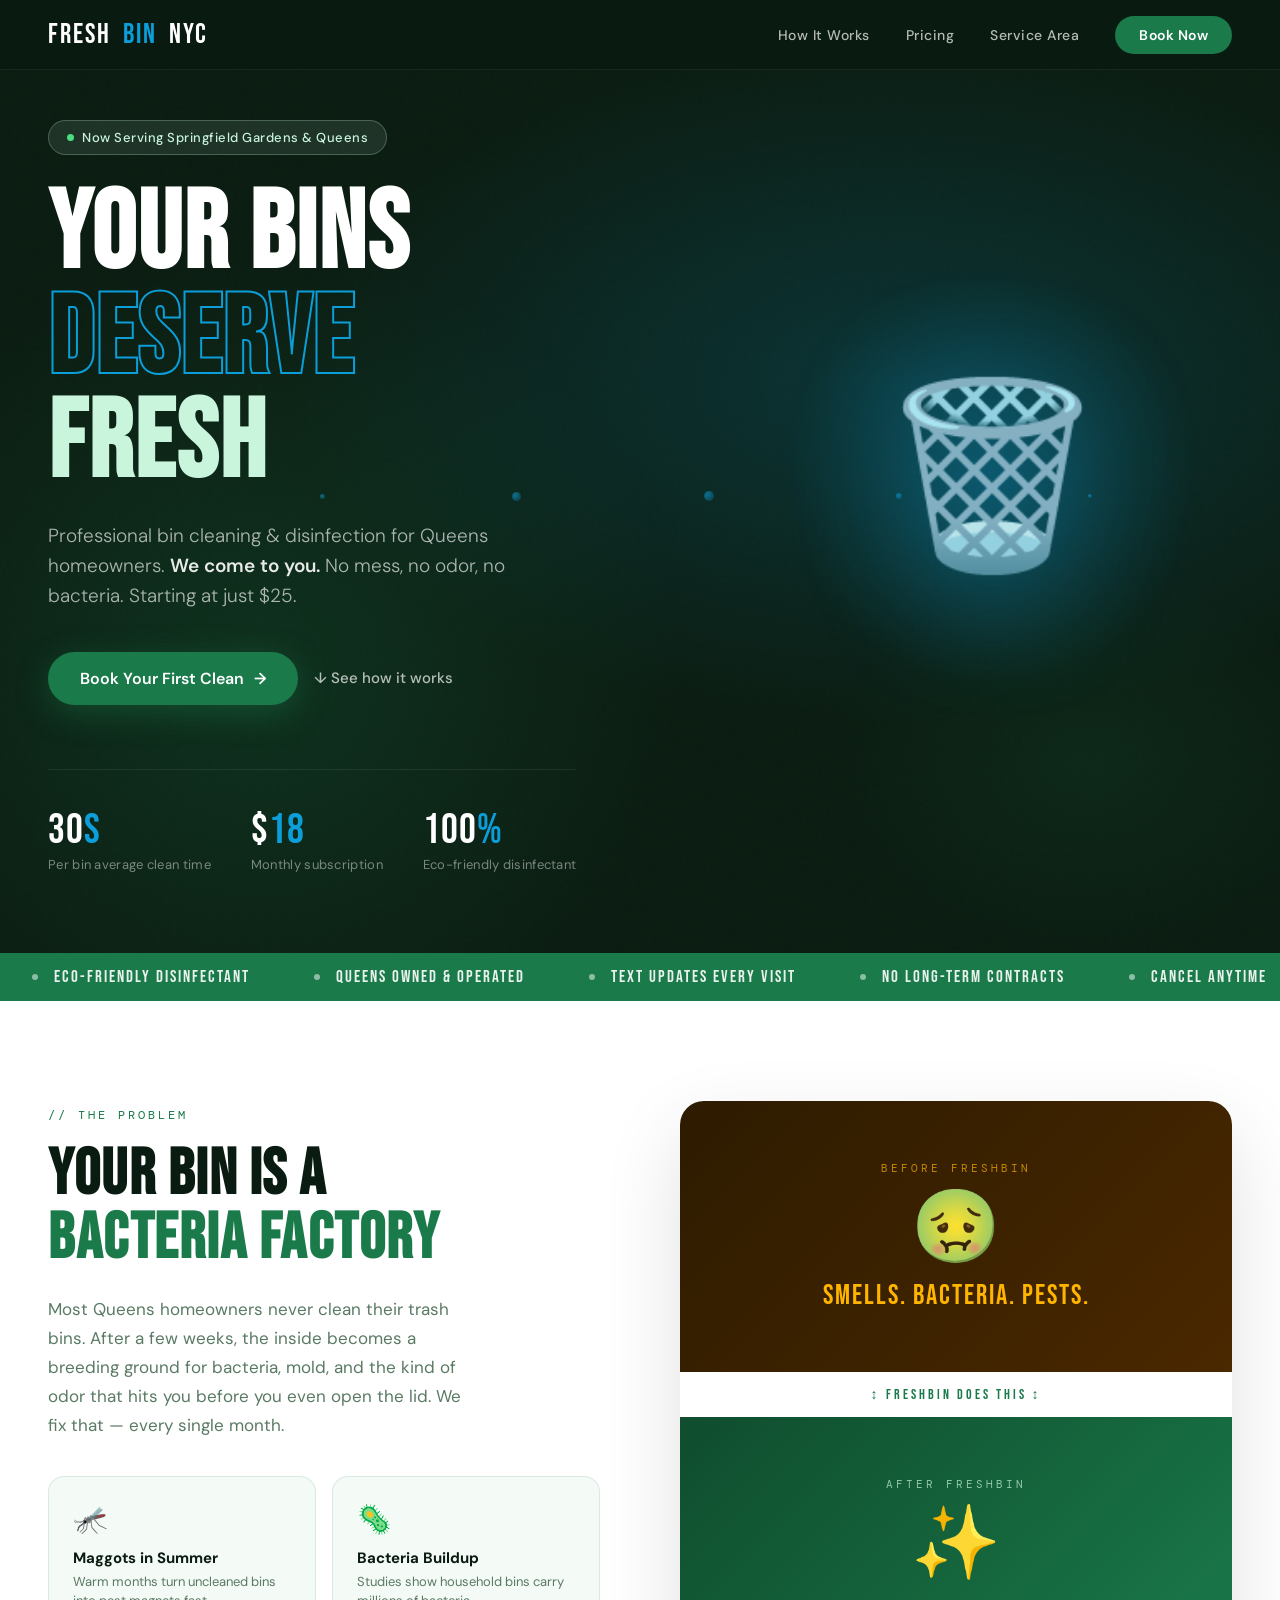
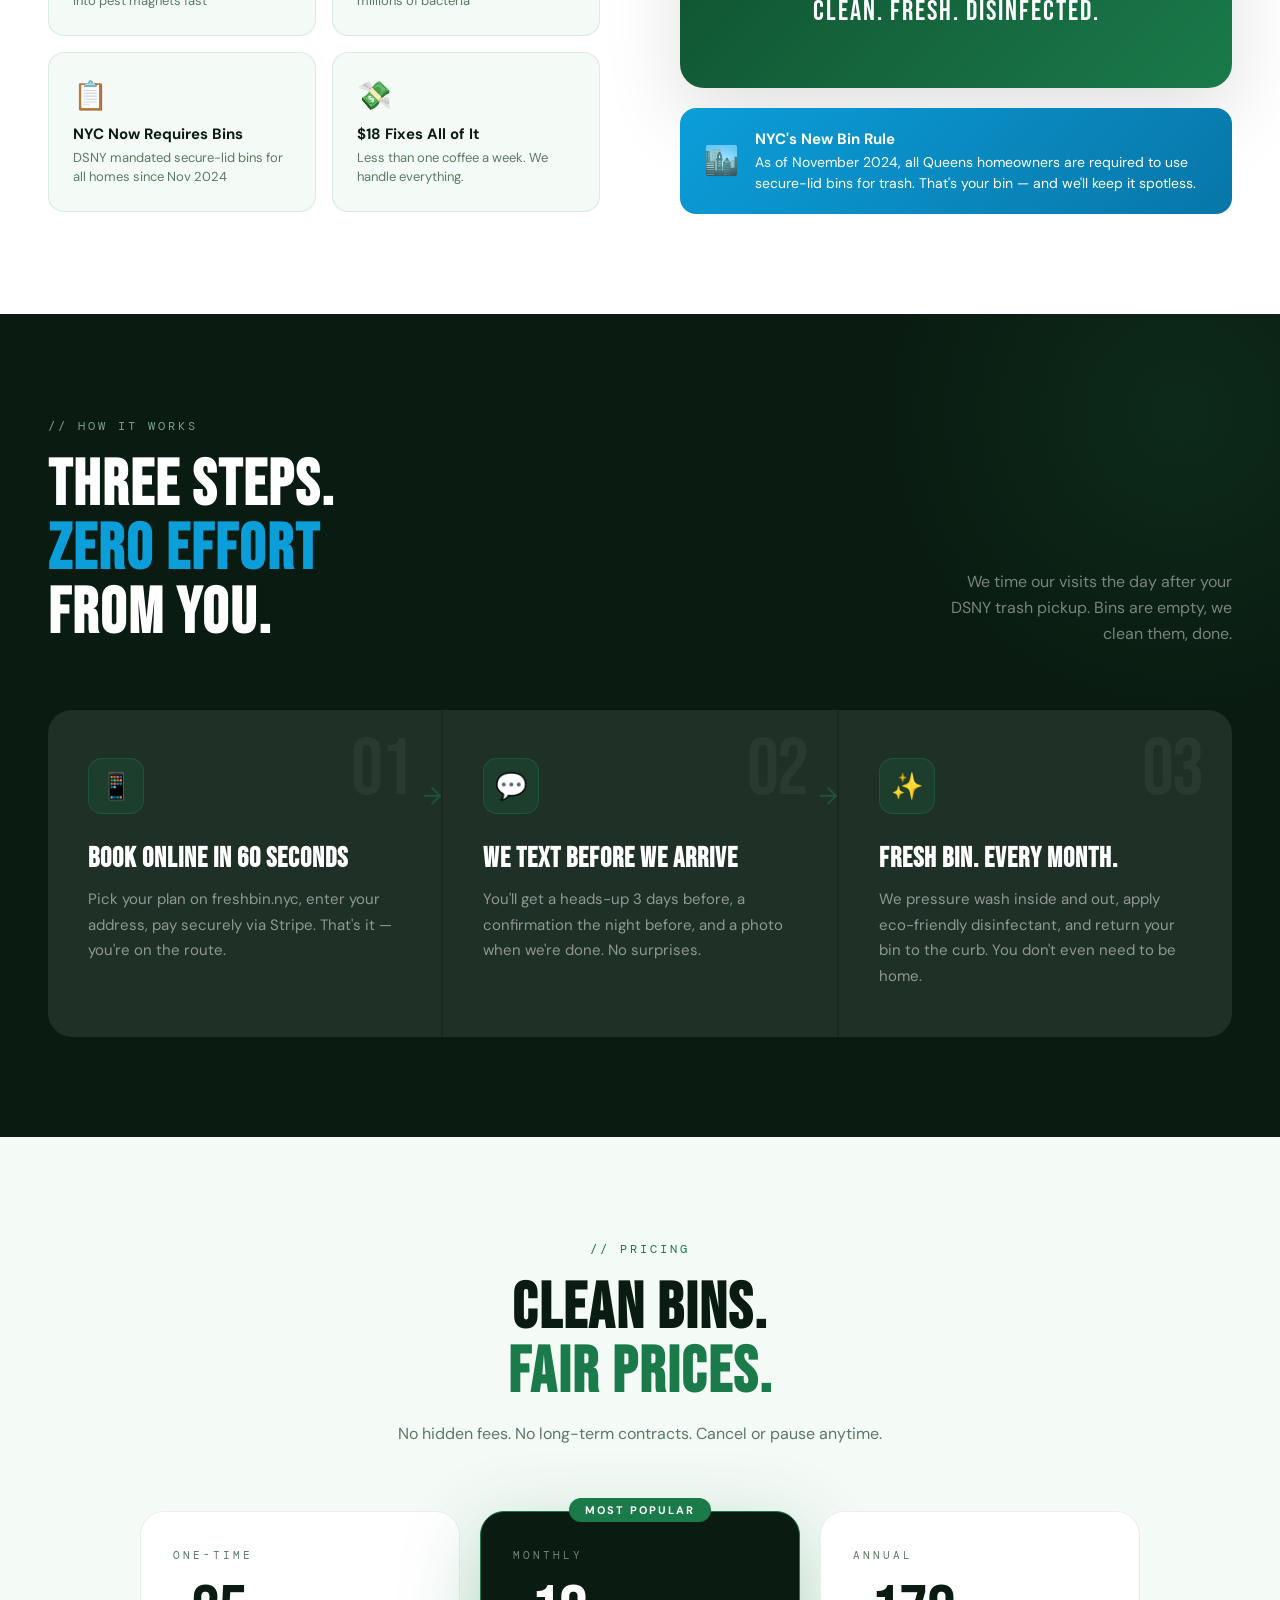
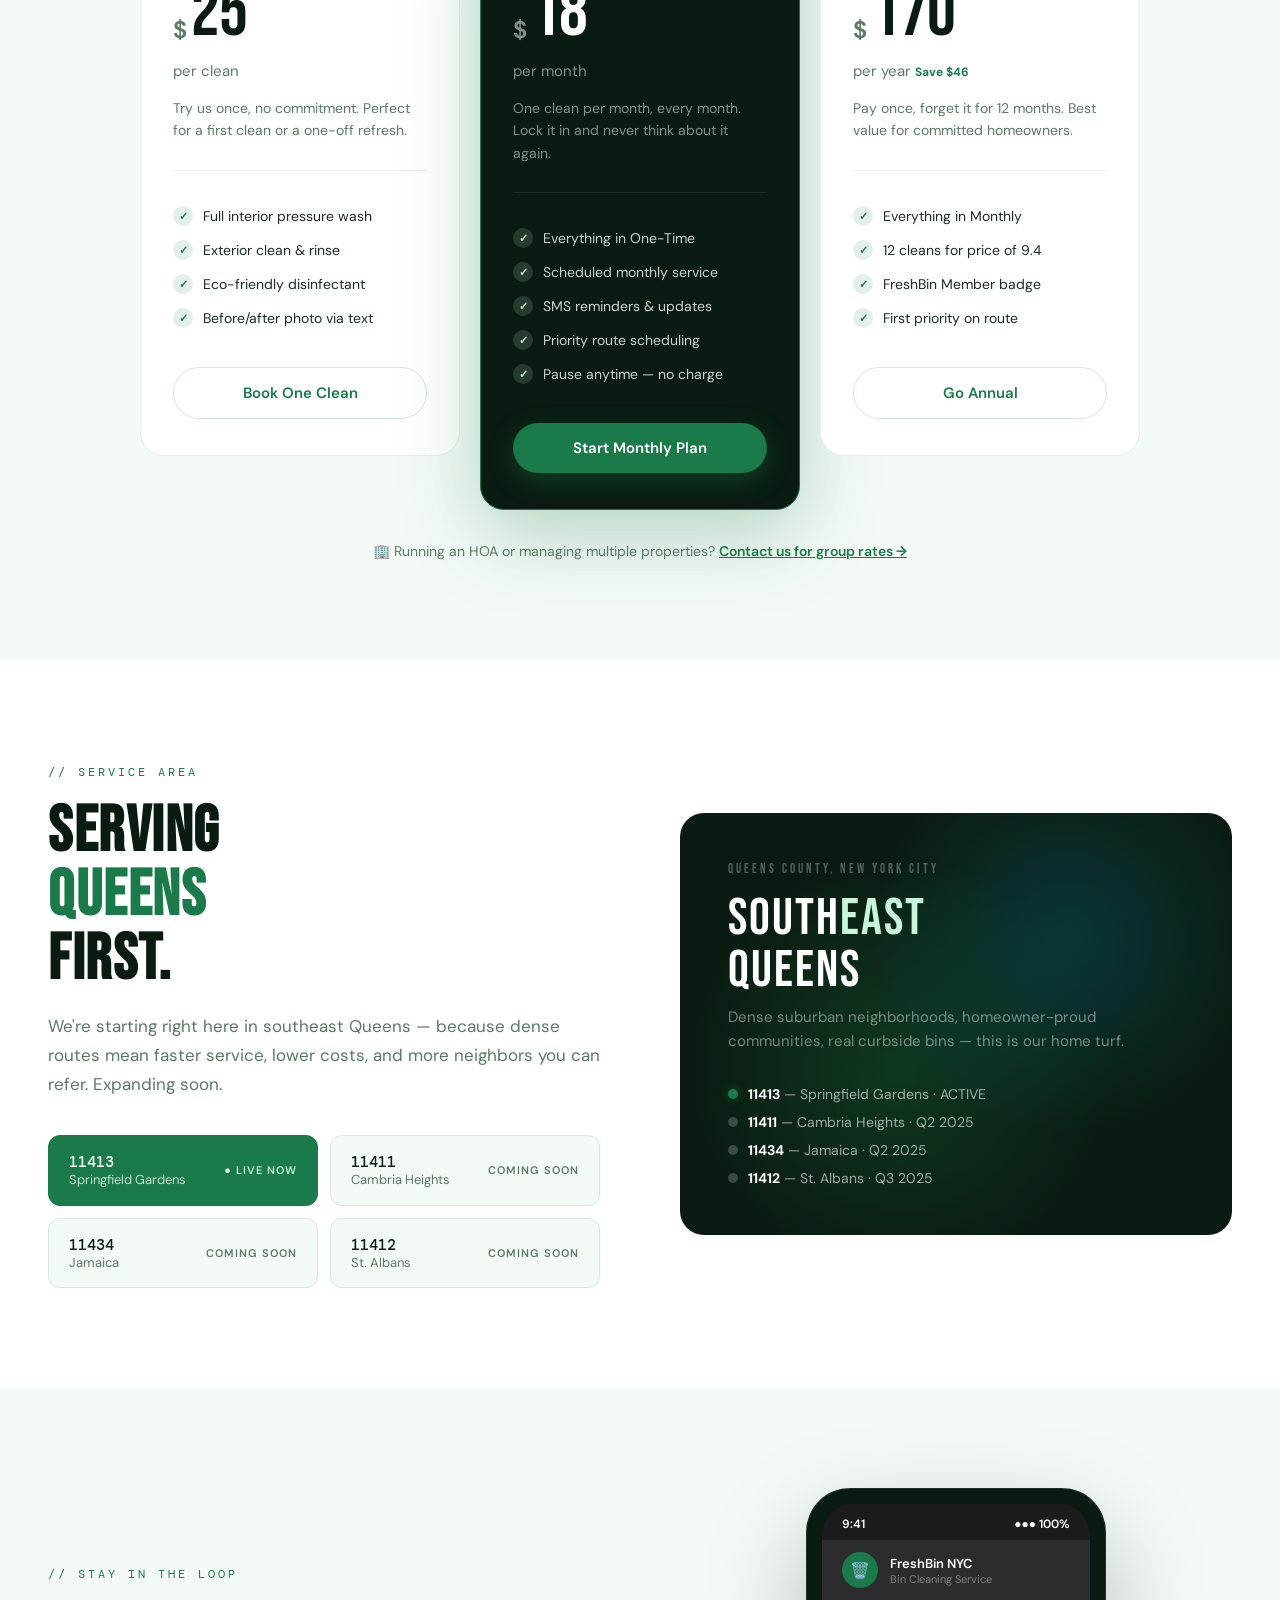
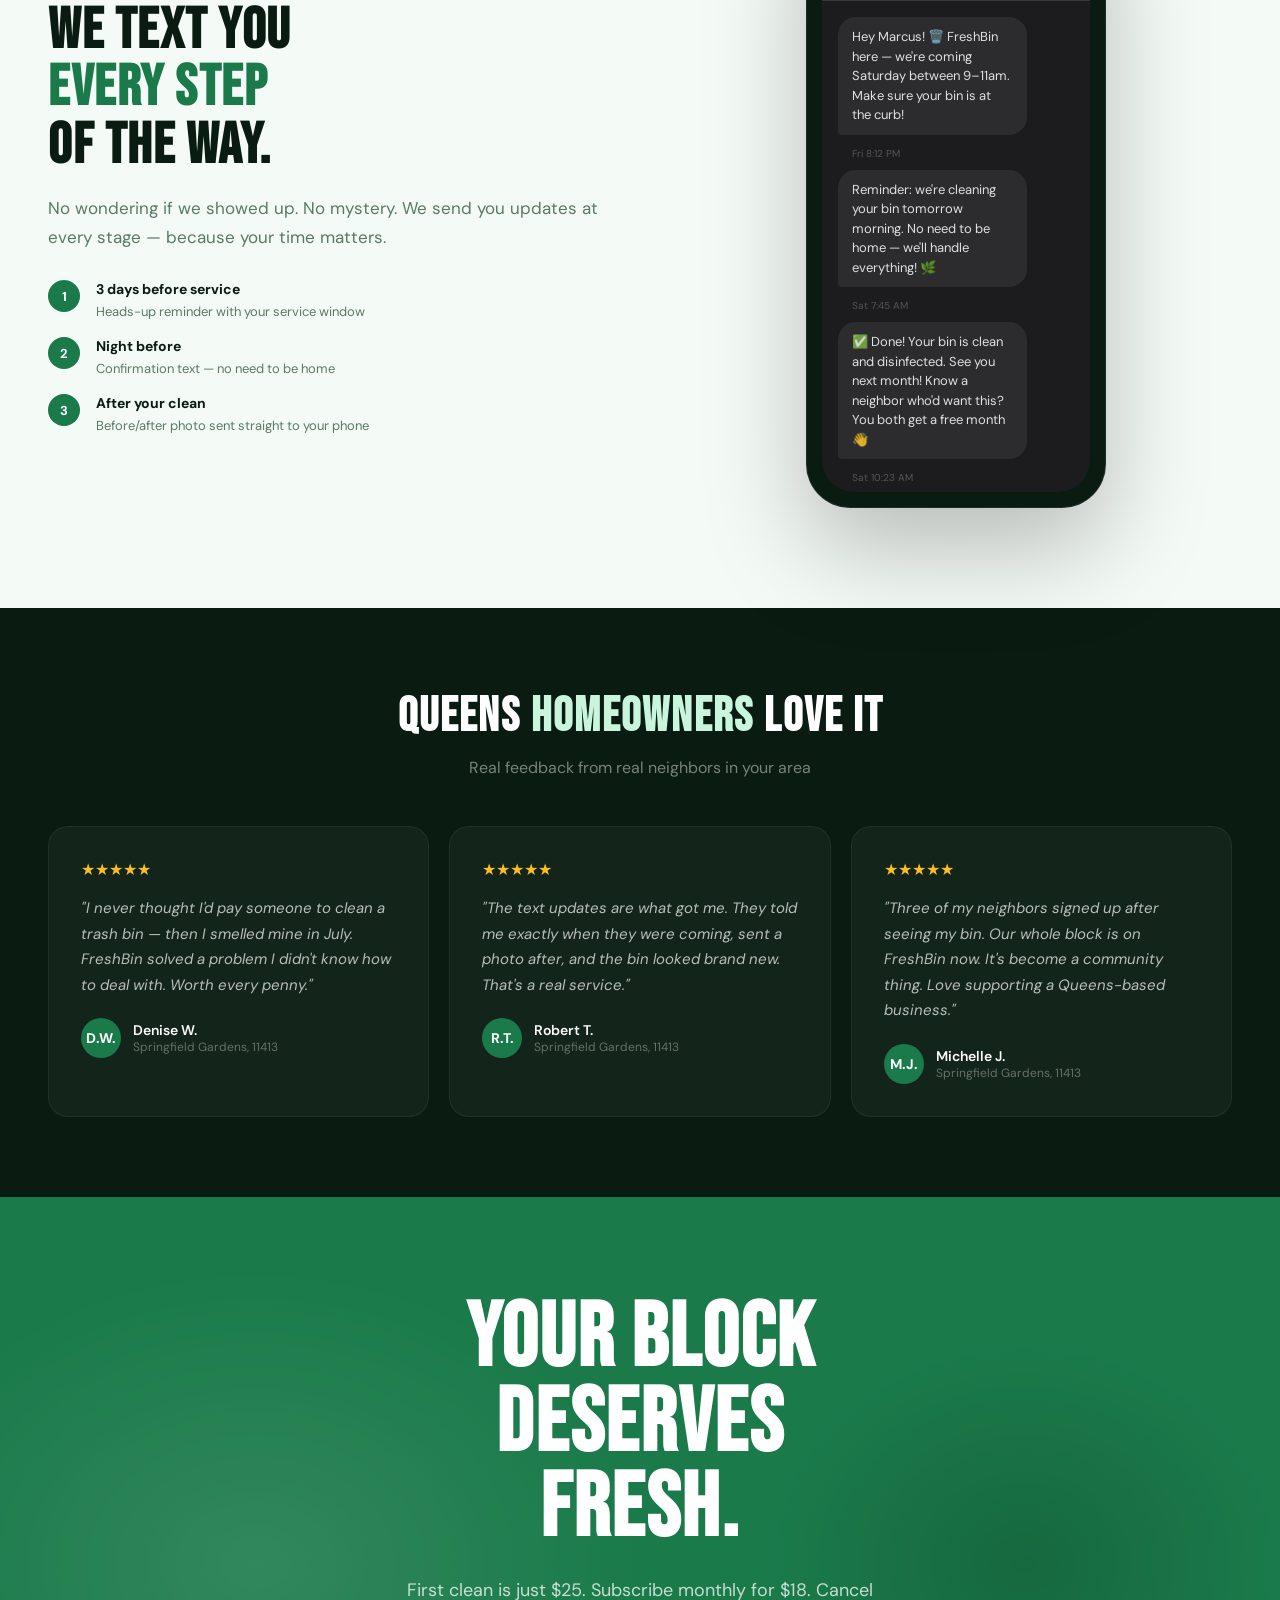
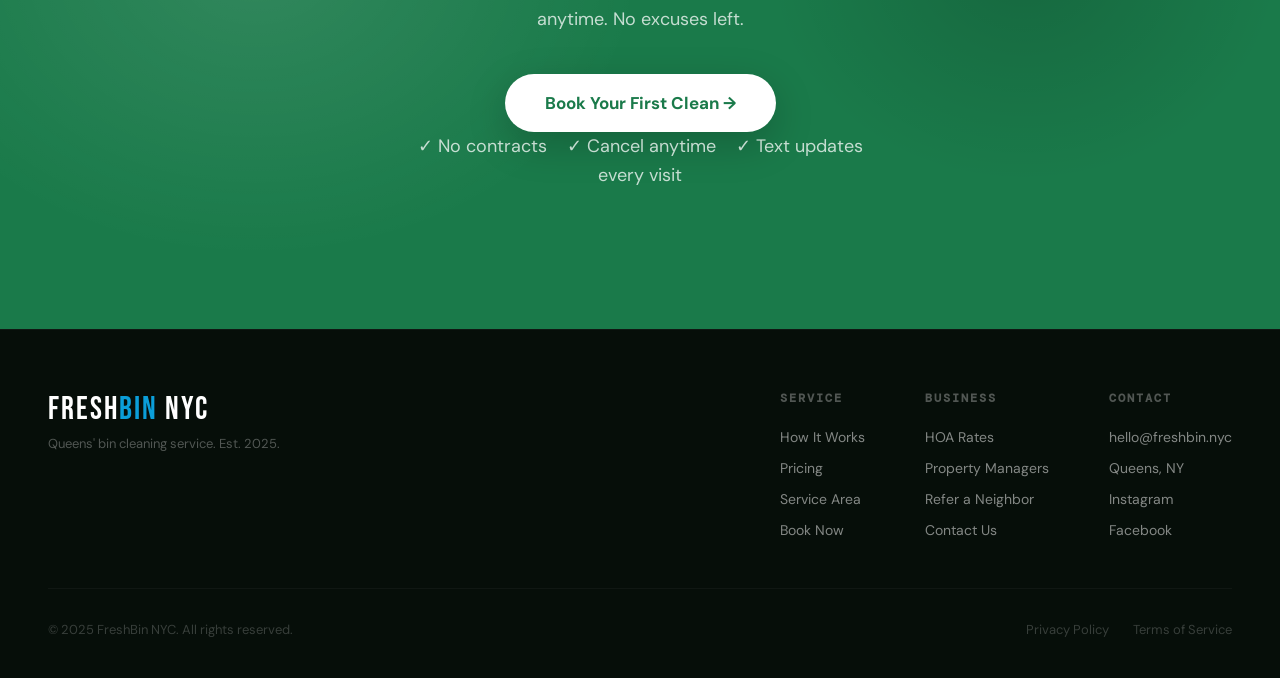
<file: freshbin-landing.html>
<!DOCTYPE html>
<html lang="en">
<head>
  <meta charset="UTF-8" />
  <meta name="viewport" content="width=device-width, initial-scale=1.0"/>
  <title>FreshBin NYC — Bin Cleaning Service | Queens, NY</title>
  <link rel="preconnect" href="https://fonts.googleapis.com">
  <link rel="preconnect" href="https://fonts.gstatic.com" crossorigin>
  <link href="https://fonts.googleapis.com/css2?family=Bebas+Neue&family=DM+Sans:ital,opsz,wght@0,9..40,300;0,9..40,400;0,9..40,500;0,9..40,600;0,9..40,700;1,9..40,300&family=DM+Mono:wght@400;500&display=swap" rel="stylesheet">
  <style>
    *, *::before, *::after { box-sizing: border-box; margin: 0; padding: 0; }

    :root {
      --green:     #1A7A4A;
      --green-dk:  #0F4D2E;
      --green-lt:  #C8F5DC;
      --blue:      #0B9ED9;
      --blue-lt:   #D0F0FF;
      --dark:      #0A1C11;
      --off-white: #F4FAF6;
      --text:      #1A2E20;
      --muted:     #5A7A64;
      --card-bg:   #FFFFFF;
    }

    html { scroll-behavior: smooth; }

    body {
      font-family: 'DM Sans', sans-serif;
      background: var(--off-white);
      color: var(--text);
      overflow-x: hidden;
    }

    /* ── NAV ─────────────────────────────────────────────────────────── */
    nav {
      position: fixed; top: 0; left: 0; right: 0; z-index: 100;
      display: flex; align-items: center; justify-content: space-between;
      padding: 18px 48px;
      background: rgba(10, 28, 17, 0.92);
      backdrop-filter: blur(12px);
      border-bottom: 1px solid rgba(255,255,255,0.06);
    }
    .nav-logo {
      display: flex; align-items: center; gap: 12px;
      font-family: 'Bebas Neue', sans-serif;
      font-size: 28px; letter-spacing: 2px;
      color: #fff;
      text-decoration: none;
    }
    .nav-logo span { color: var(--blue); }
    .nav-links {
      display: flex; align-items: center; gap: 36px;
      list-style: none;
    }
    .nav-links a {
      font-size: 14px; font-weight: 500; letter-spacing: 0.5px;
      color: rgba(255,255,255,0.7); text-decoration: none;
      transition: color 0.2s;
    }
    .nav-links a:hover { color: var(--green-lt); }
    .nav-cta {
      background: var(--green);
      color: #fff !important;
      padding: 10px 24px;
      border-radius: 100px;
      font-weight: 600 !important;
      transition: background 0.2s, transform 0.2s !important;
    }
    .nav-cta:hover { background: #23a062 !important; transform: translateY(-1px); }

    /* ── HERO ────────────────────────────────────────────────────────── */
    .hero {
      min-height: 100vh;
      background: var(--dark);
      position: relative;
      display: flex; align-items: center;
      overflow: hidden;
      padding: 120px 48px 80px;
    }

    /* animated background mesh */
    .hero-bg {
      position: absolute; inset: 0; z-index: 0;
      background:
        radial-gradient(ellipse 80% 60% at 70% 40%, rgba(11,158,217,0.18) 0%, transparent 60%),
        radial-gradient(ellipse 60% 80% at 20% 70%, rgba(26,122,74,0.22) 0%, transparent 55%),
        radial-gradient(ellipse 40% 40% at 85% 80%, rgba(26,122,74,0.12) 0%, transparent 50%);
    }
    /* noise grain overlay */
    .hero-bg::after {
      content: '';
      position: absolute; inset: 0;
      background-image: url("data:image/svg+xml,%3Csvg viewBox='0 0 256 256' xmlns='http://www.w3.org/2000/svg'%3E%3Cfilter id='noise'%3E%3CfeTurbulence type='fractalNoise' baseFrequency='0.9' numOctaves='4' stitchTiles='stitch'/%3E%3C/filter%3E%3Crect width='100%25' height='100%25' filter='url(%23noise)' opacity='0.04'/%3E%3C/svg%3E");
      opacity: 0.4;
    }

    /* floating water drops */
    .drop {
      position: absolute; border-radius: 50%;
      background: radial-gradient(circle at 35% 35%, rgba(11,158,217,0.6), rgba(11,158,217,0.1));
      animation: floatDrop linear infinite;
      z-index: 1;
    }
    .drop:nth-child(1) { width:8px; height:8px; left:15%; animation-duration:8s; animation-delay:0s; }
    .drop:nth-child(2) { width:5px; height:5px; left:25%; animation-duration:11s; animation-delay:2s; }
    .drop:nth-child(3) { width:10px; height:10px; left:55%; animation-duration:9s; animation-delay:1s; }
    .drop:nth-child(4) { width:6px; height:6px; left:70%; animation-duration:13s; animation-delay:3s; }
    .drop:nth-child(5) { width:4px; height:4px; left:85%; animation-duration:7s; animation-delay:0.5s; }
    .drop:nth-child(6) { width:9px; height:9px; left:40%; animation-duration:10s; animation-delay:4s; }
    @keyframes floatDrop {
      0%   { transform: translateY(110vh) scale(0.5); opacity: 0; }
      10%  { opacity: 1; }
      90%  { opacity: 0.6; }
      100% { transform: translateY(-20vh) scale(1.2); opacity: 0; }
    }

    .hero-content {
      position: relative; z-index: 2;
      max-width: 680px;
      animation: heroIn 1s cubic-bezier(0.22, 1, 0.36, 1) both;
    }
    @keyframes heroIn {
      from { opacity: 0; transform: translateY(40px); }
      to   { opacity: 1; transform: translateY(0); }
    }

    .hero-badge {
      display: inline-flex; align-items: center; gap: 8px;
      background: rgba(200, 245, 220, 0.1);
      border: 1px solid rgba(200, 245, 220, 0.25);
      color: var(--green-lt);
      padding: 8px 18px; border-radius: 100px;
      font-size: 13px; font-weight: 500; letter-spacing: 0.5px;
      margin-bottom: 28px;
    }
    .hero-badge .dot {
      width: 7px; height: 7px; border-radius: 50%;
      background: #4ade80;
      animation: pulse 2s ease-in-out infinite;
    }
    @keyframes pulse {
      0%, 100% { opacity: 1; transform: scale(1); }
      50%       { opacity: 0.5; transform: scale(0.8); }
    }

    .hero h1 {
      font-family: 'Bebas Neue', sans-serif;
      font-size: clamp(64px, 9vw, 110px);
      line-height: 0.95;
      letter-spacing: 2px;
      color: #fff;
      margin-bottom: 24px;
    }
    .hero h1 em {
      font-style: normal;
      color: transparent;
      -webkit-text-stroke: 2px var(--blue);
    }
    .hero h1 .green-word { color: var(--green-lt); }

    .hero-sub {
      font-size: 19px; line-height: 1.6;
      color: rgba(255,255,255,0.65);
      max-width: 480px;
      margin-bottom: 40px;
      font-weight: 300;
    }
    .hero-sub strong { color: rgba(255,255,255,0.9); font-weight: 600; }

    .hero-actions {
      display: flex; align-items: center; gap: 16px;
      flex-wrap: wrap;
    }
    .btn-primary {
      display: inline-flex; align-items: center; gap: 10px;
      background: var(--green);
      color: #fff;
      padding: 16px 32px;
      border-radius: 100px;
      font-size: 16px; font-weight: 600;
      text-decoration: none;
      transition: all 0.25s;
      box-shadow: 0 8px 32px rgba(26,122,74,0.4);
    }
    .btn-primary:hover {
      background: #23a062;
      transform: translateY(-2px);
      box-shadow: 0 12px 40px rgba(26,122,74,0.5);
    }
    .btn-primary .arrow { transition: transform 0.2s; }
    .btn-primary:hover .arrow { transform: translateX(4px); }

    .btn-ghost {
      display: inline-flex; align-items: center; gap: 8px;
      color: rgba(255,255,255,0.7);
      font-size: 15px; font-weight: 500;
      text-decoration: none;
      transition: color 0.2s;
    }
    .btn-ghost:hover { color: #fff; }

    .hero-stats {
      display: flex; gap: 40px;
      margin-top: 64px;
      padding-top: 40px;
      border-top: 1px solid rgba(255,255,255,0.08);
    }
    .stat-item { }
    .stat-num {
      font-family: 'Bebas Neue', sans-serif;
      font-size: 42px; letter-spacing: 1px;
      color: #fff; line-height: 1;
    }
    .stat-num span { color: var(--blue); }
    .stat-label {
      font-size: 13px; color: rgba(255,255,255,0.45);
      margin-top: 4px; font-weight: 400; letter-spacing: 0.3px;
    }

    /* hero visual side */
    .hero-visual {
      position: absolute; right: 0; top: 0; bottom: 0;
      width: 45%; z-index: 1;
      display: flex; align-items: center; justify-content: center;
    }
    .bin-showcase {
      position: relative;
      width: 340px; height: 340px;
      animation: heroIn 1.2s 0.3s cubic-bezier(0.22, 1, 0.36, 1) both;
    }
    /* glowing orb behind bin */
    .bin-glow {
      position: absolute; inset: -40px;
      border-radius: 50%;
      background: radial-gradient(circle, rgba(11,158,217,0.25) 0%, transparent 70%);
      animation: glowPulse 3s ease-in-out infinite;
    }
    @keyframes glowPulse {
      0%, 100% { transform: scale(1); opacity: 0.8; }
      50%       { transform: scale(1.1); opacity: 1; }
    }
    .bin-icon {
      position: relative; z-index: 2;
      font-size: 180px; text-align: center; line-height: 340px;
      filter: drop-shadow(0 20px 60px rgba(11,158,217,0.4));
    }
    /* water rings */
    .ring {
      position: absolute; border-radius: 50%;
      border: 1px solid rgba(11,158,217,0.3);
      top: 50%; left: 50%;
      transform: translate(-50%, -50%) scale(0);
      animation: ringExpand 3s ease-out infinite;
    }
    .ring:nth-child(2) { width: 300px; height: 300px; animation-delay: 0s; }
    .ring:nth-child(3) { width: 420px; height: 420px; animation-delay: 1s; }
    .ring:nth-child(4) { width: 540px; height: 540px; animation-delay: 2s; }
    @keyframes ringExpand {
      0%   { transform: translate(-50%,-50%) scale(0); opacity: 0.8; }
      100% { transform: translate(-50%,-50%) scale(1); opacity: 0; }
    }

    /* ── TICKER ──────────────────────────────────────────────────────── */
    .ticker-wrap {
      background: var(--green);
      padding: 14px 0;
      overflow: hidden;
    }
    .ticker-track {
      display: flex; gap: 0;
      animation: ticker 25s linear infinite;
      white-space: nowrap;
    }
    .ticker-item {
      display: inline-flex; align-items: center; gap: 16px;
      padding: 0 32px;
      font-family: 'Bebas Neue', sans-serif;
      font-size: 17px; letter-spacing: 2px;
      color: rgba(255,255,255,0.9);
    }
    .ticker-dot {
      width: 6px; height: 6px; border-radius: 50%;
      background: rgba(255,255,255,0.5);
    }
    @keyframes ticker {
      0%   { transform: translateX(0); }
      100% { transform: translateX(-50%); }
    }

    /* ── PROBLEM SECTION ─────────────────────────────────────────────── */
    .problem {
      background: #fff;
      padding: 100px 48px;
    }
    .section-label {
      display: inline-block;
      font-family: 'DM Mono', monospace;
      font-size: 12px; letter-spacing: 3px;
      color: var(--green);
      text-transform: uppercase;
      margin-bottom: 20px;
    }
    .problem-grid {
      display: grid;
      grid-template-columns: 1fr 1fr;
      gap: 80px;
      align-items: center;
      max-width: 1200px; margin: 0 auto;
    }
    .problem-text h2 {
      font-family: 'Bebas Neue', sans-serif;
      font-size: clamp(44px, 5vw, 68px);
      line-height: 1;
      letter-spacing: 1.5px;
      color: var(--dark);
      margin-bottom: 24px;
    }
    .problem-text h2 em {
      font-style: normal; color: var(--green);
    }
    .problem-text p {
      font-size: 17px; line-height: 1.7;
      color: var(--muted);
      max-width: 420px;
    }
    .fact-cards {
      display: grid; grid-template-columns: 1fr 1fr;
      gap: 16px; margin-top: 36px;
    }
    .fact-card {
      background: var(--off-white);
      border: 1px solid rgba(26,122,74,0.12);
      border-radius: 16px; padding: 24px;
      transition: transform 0.2s, border-color 0.2s;
    }
    .fact-card:hover { transform: translateY(-3px); border-color: var(--green); }
    .fact-icon { font-size: 28px; margin-bottom: 10px; }
    .fact-title {
      font-weight: 700; font-size: 15px;
      color: var(--dark); margin-bottom: 4px;
    }
    .fact-desc { font-size: 13px; color: var(--muted); line-height: 1.5; }

    .problem-visual {
      position: relative;
    }
    .before-after {
      border-radius: 24px; overflow: hidden;
      box-shadow: 0 30px 80px rgba(0,0,0,0.12);
      position: relative;
    }
    .ba-panel {
      padding: 60px 40px;
      text-align: center;
    }
    .ba-panel.before {
      background: linear-gradient(135deg, #2d1b00, #4a2800);
    }
    .ba-panel.after {
      background: linear-gradient(135deg, var(--green-dk), var(--green));
    }
    .ba-label {
      font-family: 'DM Mono', monospace;
      font-size: 11px; letter-spacing: 3px;
      text-transform: uppercase;
      margin-bottom: 16px;
    }
    .ba-panel.before .ba-label { color: rgba(255,180,0,0.7); }
    .ba-panel.after  .ba-label { color: rgba(200,245,220,0.7); }
    .ba-emoji { font-size: 72px; line-height: 1; margin-bottom: 16px; }
    .ba-text {
      font-family: 'Bebas Neue', sans-serif;
      font-size: 28px; letter-spacing: 2px;
    }
    .ba-panel.before .ba-text { color: #ffb400; }
    .ba-panel.after  .ba-text { color: #fff; }
    .ba-divider {
      background: #fff;
      padding: 14px 20px;
      text-align: center;
      font-family: 'Bebas Neue', sans-serif;
      font-size: 14px; letter-spacing: 3px;
      color: var(--green);
    }
    /* nyc containerization callout */
    .nyc-callout {
      margin-top: 20px;
      background: linear-gradient(135deg, #0B9ED9, #0876A8);
      border-radius: 16px; padding: 20px 24px;
      display: flex; align-items: center; gap: 16px;
    }
    .nyc-callout-icon { font-size: 28px; flex-shrink: 0; }
    .nyc-callout-text { font-size: 14px; color: #fff; line-height: 1.5; }
    .nyc-callout-text strong { display: block; font-size: 15px; margin-bottom: 2px; }

    /* ── HOW IT WORKS ────────────────────────────────────────────────── */
    .how {
      background: var(--dark);
      padding: 100px 48px;
      position: relative; overflow: hidden;
    }
    .how::before {
      content: '';
      position: absolute; top: -200px; right: -200px;
      width: 600px; height: 600px; border-radius: 50%;
      background: radial-gradient(circle, rgba(26,122,74,0.15) 0%, transparent 70%);
    }
    .how-header {
      max-width: 1200px; margin: 0 auto 64px;
      display: flex; align-items: flex-end; justify-content: space-between;
    }
    .how-header h2 {
      font-family: 'Bebas Neue', sans-serif;
      font-size: clamp(44px, 5vw, 72px);
      letter-spacing: 2px; line-height: 1;
      color: #fff;
    }
    .how-header h2 span { color: var(--blue); }
    .how-header p {
      font-size: 16px; color: rgba(255,255,255,0.45);
      max-width: 300px; text-align: right; line-height: 1.6;
    }
    .steps {
      max-width: 1200px; margin: 0 auto;
      display: grid; grid-template-columns: repeat(3, 1fr);
      gap: 2px;
      background: rgba(255,255,255,0.06);
      border-radius: 24px; overflow: hidden;
    }
    .step {
      background: rgba(255,255,255,0.03);
      padding: 48px 40px;
      position: relative;
      transition: background 0.3s;
    }
    .step:hover { background: rgba(255,255,255,0.06); }
    .step-num {
      font-family: 'Bebas Neue', sans-serif;
      font-size: 80px; line-height: 1;
      color: rgba(255,255,255,0.05);
      position: absolute; top: 20px; right: 30px;
      letter-spacing: -2px;
    }
    .step-icon {
      width: 56px; height: 56px; border-radius: 14px;
      background: rgba(26,122,74,0.2);
      border: 1px solid rgba(26,122,74,0.4);
      display: flex; align-items: center; justify-content: center;
      font-size: 26px; margin-bottom: 28px;
    }
    .step h3 {
      font-family: 'Bebas Neue', sans-serif;
      font-size: 28px; letter-spacing: 1px;
      color: #fff; margin-bottom: 12px;
    }
    .step p {
      font-size: 15px; color: rgba(255,255,255,0.5);
      line-height: 1.7;
    }
    .step-connector {
      position: absolute; top: 70px; right: -1px;
      color: var(--green); font-size: 24px;
      opacity: 0.5;
    }

    /* ── PRICING ─────────────────────────────────────────────────────── */
    .pricing {
      background: var(--off-white);
      padding: 100px 48px;
    }
    .pricing-header {
      text-align: center;
      max-width: 600px; margin: 0 auto 64px;
    }
    .pricing-header h2 {
      font-family: 'Bebas Neue', sans-serif;
      font-size: clamp(44px, 5vw, 72px);
      letter-spacing: 2px; line-height: 1;
      color: var(--dark); margin-bottom: 16px;
    }
    .pricing-header h2 span { color: var(--green); }
    .pricing-header p { font-size: 16px; color: var(--muted); line-height: 1.6; }
    .pricing-grid {
      display: grid;
      grid-template-columns: repeat(3, 1fr);
      gap: 20px;
      max-width: 1000px; margin: 0 auto;
      align-items: start;
    }
    .price-card {
      background: #fff;
      border: 1.5px solid #e8f0ea;
      border-radius: 24px;
      padding: 36px 32px;
      position: relative;
      transition: transform 0.25s, box-shadow 0.25s;
    }
    .price-card:hover {
      transform: translateY(-6px);
      box-shadow: 0 20px 60px rgba(26,122,74,0.12);
    }
    .price-card.featured {
      border-color: var(--green);
      background: var(--dark);
      transform: scale(1.04);
      box-shadow: 0 24px 80px rgba(26,122,74,0.3);
    }
    .price-card.featured:hover {
      transform: scale(1.04) translateY(-6px);
    }
    .price-badge {
      position: absolute; top: -14px; left: 50%; transform: translateX(-50%);
      background: var(--green);
      color: #fff; font-size: 11px; font-weight: 700;
      letter-spacing: 2px; text-transform: uppercase;
      padding: 5px 16px; border-radius: 100px;
      white-space: nowrap;
    }
    .price-label {
      font-family: 'DM Mono', monospace;
      font-size: 11px; letter-spacing: 3px; text-transform: uppercase;
      color: var(--muted); margin-bottom: 16px;
    }
    .price-card.featured .price-label { color: rgba(255,255,255,0.45); }
    .price-amount {
      display: flex; align-items: flex-end; gap: 4px;
      margin-bottom: 8px;
    }
    .price-dollar {
      font-family: 'DM Sans', sans-serif;
      font-size: 24px; font-weight: 600;
      color: var(--muted); line-height: 1.6;
    }
    .price-card.featured .price-dollar { color: rgba(255,255,255,0.5); }
    .price-num {
      font-family: 'Bebas Neue', sans-serif;
      font-size: 72px; letter-spacing: -1px; line-height: 1;
      color: var(--dark);
    }
    .price-card.featured .price-num { color: #fff; }
    .price-period {
      font-size: 15px; color: var(--muted);
      margin-bottom: 12px; line-height: 1.8;
    }
    .price-card.featured .price-period { color: rgba(255,255,255,0.5); }
    .price-desc {
      font-size: 14px; color: var(--muted);
      line-height: 1.6; margin-bottom: 28px;
      padding-bottom: 28px;
      border-bottom: 1px solid rgba(0,0,0,0.06);
    }
    .price-card.featured .price-desc {
      color: rgba(255,255,255,0.5);
      border-bottom-color: rgba(255,255,255,0.08);
    }
    .price-features { list-style: none; margin-bottom: 32px; }
    .price-features li {
      display: flex; align-items: center; gap: 10px;
      font-size: 14px; color: var(--text);
      padding: 7px 0;
    }
    .price-card.featured .price-features li { color: rgba(255,255,255,0.8); }
    .price-features li::before {
      content: '✓';
      width: 20px; height: 20px; border-radius: 50%;
      background: rgba(26,122,74,0.12);
      color: var(--green);
      font-size: 11px; font-weight: 700;
      display: flex; align-items: center; justify-content: center;
      flex-shrink: 0;
    }
    .price-card.featured .price-features li::before {
      background: rgba(200,245,220,0.15);
      color: var(--green-lt);
    }
    .price-btn {
      display: block; width: 100%;
      padding: 15px;
      border-radius: 100px;
      text-align: center;
      font-size: 15px; font-weight: 600;
      text-decoration: none;
      transition: all 0.2s;
    }
    .price-btn-outline {
      border: 1.5px solid #d4e8da;
      color: var(--green);
      background: transparent;
    }
    .price-btn-outline:hover {
      background: var(--green);
      color: #fff;
      border-color: var(--green);
    }
    .price-btn-solid {
      background: var(--green);
      color: #fff;
      box-shadow: 0 8px 24px rgba(26,122,74,0.35);
    }
    .price-btn-solid:hover {
      background: #23a062;
      transform: translateY(-1px);
      box-shadow: 0 12px 32px rgba(26,122,74,0.45);
    }
    .pricing-note {
      text-align: center; margin-top: 32px;
      font-size: 14px; color: var(--muted);
    }

    /* ── NEIGHBORHOODS ───────────────────────────────────────────────── */
    .areas {
      background: #fff;
      padding: 100px 48px;
    }
    .areas-inner {
      max-width: 1200px; margin: 0 auto;
      display: grid; grid-template-columns: 1fr 1fr;
      gap: 80px; align-items: center;
    }
    .areas-text h2 {
      font-family: 'Bebas Neue', sans-serif;
      font-size: clamp(44px, 5vw, 68px);
      letter-spacing: 1.5px; line-height: 1;
      color: var(--dark); margin-bottom: 20px;
    }
    .areas-text h2 span { color: var(--green); }
    .areas-text p {
      font-size: 17px; color: var(--muted);
      line-height: 1.7; margin-bottom: 36px;
    }
    .zip-list {
      display: grid; grid-template-columns: 1fr 1fr;
      gap: 12px;
    }
    .zip-chip {
      display: flex; align-items: center; gap: 12px;
      padding: 16px 20px;
      background: var(--off-white);
      border: 1px solid rgba(26,122,74,0.12);
      border-radius: 12px;
    }
    .zip-chip.launch {
      background: var(--green);
      border-color: var(--green);
    }
    .zip-code {
      font-family: 'DM Mono', monospace;
      font-size: 15px; font-weight: 500;
      color: var(--dark);
    }
    .zip-chip.launch .zip-code { color: #fff; }
    .zip-name {
      font-size: 13px; color: var(--muted); line-height: 1.3;
    }
    .zip-chip.launch .zip-name { color: rgba(255,255,255,0.75); }
    .zip-status {
      margin-left: auto;
      font-size: 11px; font-weight: 600; letter-spacing: 1px;
      text-transform: uppercase;
    }
    .zip-chip.launch .zip-status { color: var(--green-lt); }
    .zip-status-soon { color: var(--muted); }

    .areas-map {
      background: var(--dark);
      border-radius: 24px;
      padding: 48px;
      position: relative; overflow: hidden;
      min-height: 380px;
      display: flex; flex-direction: column; justify-content: center;
    }
    .areas-map::before {
      content: '';
      position: absolute; inset: 0;
      background:
        radial-gradient(circle at 40% 60%, rgba(26,122,74,0.3) 0%, transparent 50%),
        radial-gradient(circle at 70% 30%, rgba(11,158,217,0.2) 0%, transparent 40%);
    }
    .map-borough {
      position: relative; z-index: 1;
      font-family: 'Bebas Neue', sans-serif;
      font-size: 13px; letter-spacing: 3px;
      color: rgba(255,255,255,0.3);
      margin-bottom: 16px;
    }
    .map-title {
      position: relative; z-index: 1;
      font-family: 'Bebas Neue', sans-serif;
      font-size: 52px; letter-spacing: 2px; line-height: 1;
      color: #fff; margin-bottom: 8px;
    }
    .map-title span { color: var(--green-lt); }
    .map-sub {
      position: relative; z-index: 1;
      font-size: 15px; color: rgba(255,255,255,0.45);
      line-height: 1.6; margin-bottom: 32px;
    }
    .map-pin-list {
      position: relative; z-index: 1;
      display: flex; flex-direction: column; gap: 10px;
    }
    .map-pin {
      display: flex; align-items: center; gap: 10px;
      font-size: 14px;
    }
    .pin-dot {
      width: 10px; height: 10px; border-radius: 50%;
      background: var(--green); flex-shrink: 0;
      box-shadow: 0 0 8px rgba(26,122,74,0.6);
    }
    .pin-dot.soon {
      background: rgba(255,255,255,0.2);
      box-shadow: none;
    }
    .map-pin span { color: rgba(255,255,255,0.6); }
    .map-pin strong { color: #fff; }

    /* ── SMS PREVIEW ─────────────────────────────────────────────────── */
    .sms-section {
      background: var(--off-white);
      padding: 100px 48px;
    }
    .sms-inner {
      max-width: 1200px; margin: 0 auto;
      display: grid; grid-template-columns: 1fr 1fr;
      gap: 80px; align-items: center;
    }
    .sms-text h2 {
      font-family: 'Bebas Neue', sans-serif;
      font-size: clamp(40px, 4.5vw, 64px);
      letter-spacing: 1.5px; line-height: 1;
      color: var(--dark); margin-bottom: 20px;
    }
    .sms-text h2 span { color: var(--green); }
    .sms-text p {
      font-size: 17px; color: var(--muted);
      line-height: 1.7; margin-bottom: 28px;
    }
    .sms-steps { display: flex; flex-direction: column; gap: 16px; }
    .sms-step {
      display: flex; align-items: flex-start; gap: 16px;
    }
    .sms-step-num {
      width: 32px; height: 32px; border-radius: 50%;
      background: var(--green);
      color: #fff; font-weight: 700; font-size: 13px;
      display: flex; align-items: center; justify-content: center;
      flex-shrink: 0;
    }
    .sms-step-text strong { display: block; font-size: 14px; color: var(--dark); margin-bottom: 2px; }
    .sms-step-text span { font-size: 13px; color: var(--muted); }

    .phone-mockup {
      max-width: 300px; margin: 0 auto;
      background: var(--dark);
      border-radius: 44px;
      padding: 16px;
      box-shadow: 0 40px 100px rgba(0,0,0,0.25), inset 0 0 0 1px rgba(255,255,255,0.08);
    }
    .phone-screen {
      background: #1C1C1E;
      border-radius: 32px;
      overflow: hidden;
    }
    .phone-status {
      background: #1C1C1E;
      padding: 12px 20px 8px;
      display: flex; justify-content: space-between;
      font-size: 12px; font-weight: 600;
      color: #fff;
    }
    .phone-header {
      background: #2C2C2E;
      padding: 12px 20px;
      border-bottom: 1px solid rgba(255,255,255,0.06);
      display: flex; align-items: center; gap: 12px;
    }
    .phone-avatar {
      width: 36px; height: 36px; border-radius: 50%;
      background: var(--green);
      display: flex; align-items: center; justify-content: center;
      font-size: 16px; flex-shrink: 0;
    }
    .phone-contact { }
    .phone-name { font-size: 13px; font-weight: 600; color: #fff; }
    .phone-status-text { font-size: 11px; color: rgba(255,255,255,0.4); }
    .phone-msgs {
      padding: 16px 16px 8px;
      display: flex; flex-direction: column; gap: 10px;
    }
    .msg {
      max-width: 80%;
      padding: 10px 14px;
      border-radius: 18px;
      font-size: 13px; line-height: 1.5;
    }
    .msg-in {
      background: #2C2C2E;
      color: rgba(255,255,255,0.85);
      align-self: flex-start;
      border-bottom-left-radius: 4px;
      animation: msgSlideIn 0.4s ease both;
    }
    .msg-in:nth-child(2) { animation-delay: 0.3s; }
    .msg-in:nth-child(3) { animation-delay: 0.6s; }
    .msg-in:nth-child(4) { animation-delay: 0.9s; }
    @keyframes msgSlideIn {
      from { opacity: 0; transform: translateX(-12px); }
      to   { opacity: 1; transform: translateX(0); }
    }
    .msg-time {
      font-size: 10px; color: rgba(255,255,255,0.25);
      margin-top: 2px; padding-left: 14px;
    }

    /* ── TRUST / SOCIAL PROOF ────────────────────────────────────────── */
    .trust {
      background: var(--dark);
      padding: 80px 48px;
    }
    .trust-inner {
      max-width: 1200px; margin: 0 auto;
      text-align: center;
    }
    .trust h2 {
      font-family: 'Bebas Neue', sans-serif;
      font-size: 48px; letter-spacing: 2px;
      color: #fff; margin-bottom: 12px;
    }
    .trust h2 span { color: var(--green-lt); }
    .trust-sub {
      font-size: 16px; color: rgba(255,255,255,0.45);
      margin-bottom: 48px;
    }
    .trust-grid {
      display: grid; grid-template-columns: repeat(3, 1fr);
      gap: 20px;
    }
    .trust-card {
      background: rgba(255,255,255,0.04);
      border: 1px solid rgba(255,255,255,0.06);
      border-radius: 20px; padding: 32px;
      text-align: left;
      transition: background 0.2s;
    }
    .trust-card:hover { background: rgba(255,255,255,0.07); }
    .trust-stars { color: #fbbf24; font-size: 16px; margin-bottom: 16px; }
    .trust-quote {
      font-size: 15px; color: rgba(255,255,255,0.7);
      line-height: 1.7; margin-bottom: 20px;
      font-style: italic;
    }
    .trust-author { display: flex; align-items: center; gap: 12px; }
    .trust-initials {
      width: 40px; height: 40px; border-radius: 50%;
      background: var(--green);
      color: #fff; font-weight: 700; font-size: 14px;
      display: flex; align-items: center; justify-content: center;
    }
    .trust-name { font-size: 14px; font-weight: 600; color: #fff; }
    .trust-loc { font-size: 12px; color: rgba(255,255,255,0.35); }

    /* ── FINAL CTA ───────────────────────────────────────────────────── */
    .final-cta {
      background: var(--green);
      padding: 100px 48px;
      text-align: center;
      position: relative; overflow: hidden;
    }
    .final-cta::before {
      content: '';
      position: absolute; inset: 0;
      background:
        radial-gradient(ellipse 60% 80% at 20% 50%, rgba(255,255,255,0.1) 0%, transparent 50%),
        radial-gradient(ellipse 40% 60% at 80% 50%, rgba(0,0,0,0.15) 0%, transparent 50%);
    }
    .final-cta-content { position: relative; z-index: 1; }
    .final-cta h2 {
      font-family: 'Bebas Neue', sans-serif;
      font-size: clamp(52px, 7vw, 96px);
      letter-spacing: 2px; line-height: 0.95;
      color: #fff; margin-bottom: 24px;
    }
    .final-cta p {
      font-size: 18px; color: rgba(255,255,255,0.75);
      max-width: 480px; margin: 0 auto 40px;
      line-height: 1.6;
    }
    .final-cta .btn-white {
      display: inline-flex; align-items: center; gap: 10px;
      background: #fff;
      color: var(--green);
      padding: 18px 40px;
      border-radius: 100px;
      font-size: 17px; font-weight: 700;
      text-decoration: none;
      transition: all 0.25s;
      box-shadow: 0 12px 40px rgba(0,0,0,0.2);
    }
    .final-cta .btn-white:hover {
      transform: translateY(-3px);
      box-shadow: 0 20px 60px rgba(0,0,0,0.3);
    }
    .final-guarantee {
      margin-top: 24px;
      font-size: 14px; color: rgba(255,255,255,0.55);
    }

    /* ── FOOTER ──────────────────────────────────────────────────────── */
    footer {
      background: #060e09;
      padding: 60px 48px 40px;
      border-top: 1px solid rgba(255,255,255,0.04);
    }
    .footer-top {
      display: flex; justify-content: space-between; align-items: flex-start;
      max-width: 1200px; margin: 0 auto 48px;
    }
    .footer-brand {
      font-family: 'Bebas Neue', sans-serif;
      font-size: 32px; letter-spacing: 2px;
      color: #fff;
    }
    .footer-brand span { color: var(--blue); }
    .footer-tagline {
      font-size: 13px; color: rgba(255,255,255,0.3);
      margin-top: 6px;
    }
    .footer-links {
      display: flex; gap: 60px;
    }
    .footer-col h4 {
      font-size: 12px; letter-spacing: 2px;
      text-transform: uppercase;
      color: rgba(255,255,255,0.3);
      margin-bottom: 20px;
      font-family: 'DM Mono', monospace;
    }
    .footer-col ul { list-style: none; display: flex; flex-direction: column; gap: 10px; }
    .footer-col a {
      font-size: 14px; color: rgba(255,255,255,0.5);
      text-decoration: none; transition: color 0.2s;
    }
    .footer-col a:hover { color: #fff; }
    .footer-bottom {
      max-width: 1200px; margin: 0 auto;
      padding-top: 32px;
      border-top: 1px solid rgba(255,255,255,0.04);
      display: flex; justify-content: space-between; align-items: center;
    }
    .footer-copy { font-size: 13px; color: rgba(255,255,255,0.2); }
    .footer-legal { display: flex; gap: 24px; }
    .footer-legal a {
      font-size: 13px; color: rgba(255,255,255,0.2);
      text-decoration: none; transition: color 0.2s;
    }
    .footer-legal a:hover { color: rgba(255,255,255,0.5); }

    /* ── SCROLL ANIMATIONS ───────────────────────────────────────────── */
    .reveal {
      opacity: 0;
      transform: translateY(28px);
      transition: opacity 0.7s ease, transform 0.7s ease;
    }
    .reveal.visible {
      opacity: 1;
      transform: translateY(0);
    }
    .reveal-delay-1 { transition-delay: 0.1s; }
    .reveal-delay-2 { transition-delay: 0.2s; }
    .reveal-delay-3 { transition-delay: 0.3s; }

    /* ── RESPONSIVE ──────────────────────────────────────────────────── */
    @media (max-width: 900px) {
      nav { padding: 16px 24px; }
      .nav-links { display: none; }
      .hero { padding: 120px 24px 80px; }
      .hero-visual { display: none; }
      .problem-grid, .areas-inner, .sms-inner { grid-template-columns: 1fr; gap: 48px; }
      .fact-cards { grid-template-columns: 1fr; }
      .steps { grid-template-columns: 1fr; }
      .pricing-grid { grid-template-columns: 1fr; max-width: 400px; }
      .price-card.featured { transform: none; }
      .trust-grid { grid-template-columns: 1fr; }
      .how-header { flex-direction: column; align-items: flex-start; gap: 16px; }
      .how-header p { text-align: left; }
      .problem, .how, .pricing, .areas, .sms-section, .trust, .final-cta, footer { padding: 72px 24px; }
      .footer-top { flex-direction: column; gap: 40px; }
      .footer-links { flex-direction: column; gap: 32px; }
      .footer-bottom { flex-direction: column; gap: 16px; text-align: center; }
      .hero-stats { gap: 24px; flex-wrap: wrap; }
    }
  </style>
</head>
<body>

  <!-- NAV -->
  <nav>
    <a href="#" class="nav-logo">Fresh<span>Bin</span> NYC</a>
    <ul class="nav-links">
      <li><a href="#how">How It Works</a></li>
      <li><a href="#pricing">Pricing</a></li>
      <li><a href="#areas">Service Area</a></li>
      <li><a href="#booking" class="nav-cta">Book Now</a></li>
    </ul>
  </nav>

  <!-- HERO -->
  <section class="hero">
    <div class="hero-bg"></div>
    <div class="drop"></div>
    <div class="drop"></div>
    <div class="drop"></div>
    <div class="drop"></div>
    <div class="drop"></div>
    <div class="drop"></div>

    <div class="hero-content">
      <div class="hero-badge">
        <div class="dot"></div>
        Now Serving Springfield Gardens &amp; Queens
      </div>

      <h1>
        YOUR BINS<br>
        <em>DESERVE</em><br>
        <span class="green-word">FRESH</span>
      </h1>

      <p class="hero-sub">
        Professional bin cleaning &amp; disinfection for Queens homeowners.
        <strong>We come to you.</strong> No mess, no odor, no bacteria.
        Starting at just $25.
      </p>

      <div class="hero-actions">
        <a href="#booking" class="btn-primary">
          Book Your First Clean
          <span class="arrow">→</span>
        </a>
        <a href="#how" class="btn-ghost">
          ↓ See how it works
        </a>
      </div>

      <div class="hero-stats">
        <div class="stat-item">
          <div class="stat-num">30<span>s</span></div>
          <div class="stat-label">Per bin average clean time</div>
        </div>
        <div class="stat-item">
          <div class="stat-num">$<span>18</span></div>
          <div class="stat-label">Monthly subscription</div>
        </div>
        <div class="stat-item">
          <div class="stat-num">100<span>%</span></div>
          <div class="stat-label">Eco-friendly disinfectant</div>
        </div>
      </div>
    </div>

    <div class="hero-visual">
      <div class="bin-showcase">
        <div class="bin-glow"></div>
        <div class="ring"></div>
        <div class="ring"></div>
        <div class="ring"></div>
        <div class="bin-icon">🗑️</div>
      </div>
    </div>
  </section>

  <!-- TICKER -->
  <div class="ticker-wrap">
    <div class="ticker-track">
      <div class="ticker-item"><span class="ticker-dot"></span>ECO-FRIENDLY DISINFECTANT</div>
      <div class="ticker-item"><span class="ticker-dot"></span>QUEENS OWNED &amp; OPERATED</div>
      <div class="ticker-item"><span class="ticker-dot"></span>TEXT UPDATES EVERY VISIT</div>
      <div class="ticker-item"><span class="ticker-dot"></span>NO LONG-TERM CONTRACTS</div>
      <div class="ticker-item"><span class="ticker-dot"></span>CANCEL ANYTIME</div>
      <div class="ticker-item"><span class="ticker-dot"></span>SAME-DAY AS TRASH PICKUP</div>
      <div class="ticker-item"><span class="ticker-dot"></span>ECO-FRIENDLY DISINFECTANT</div>
      <div class="ticker-item"><span class="ticker-dot"></span>QUEENS OWNED &amp; OPERATED</div>
      <div class="ticker-item"><span class="ticker-dot"></span>TEXT UPDATES EVERY VISIT</div>
      <div class="ticker-item"><span class="ticker-dot"></span>NO LONG-TERM CONTRACTS</div>
      <div class="ticker-item"><span class="ticker-dot"></span>CANCEL ANYTIME</div>
      <div class="ticker-item"><span class="ticker-dot"></span>SAME-DAY AS TRASH PICKUP</div>
    </div>
  </div>

  <!-- PROBLEM -->
  <section class="problem">
    <div class="problem-grid">
      <div class="problem-text reveal">
        <span class="section-label">// The problem</span>
        <h2>YOUR BIN IS A<br><em>BACTERIA FACTORY</em></h2>
        <p>Most Queens homeowners never clean their trash bins. After a few weeks, the inside becomes a breeding ground for bacteria, mold, and the kind of odor that hits you before you even open the lid. We fix that — every single month.</p>
        <div class="fact-cards">
          <div class="fact-card reveal reveal-delay-1">
            <div class="fact-icon">🦟</div>
            <div class="fact-title">Maggots in Summer</div>
            <div class="fact-desc">Warm months turn uncleaned bins into pest magnets fast</div>
          </div>
          <div class="fact-card reveal reveal-delay-2">
            <div class="fact-icon">🦠</div>
            <div class="fact-title">Bacteria Buildup</div>
            <div class="fact-desc">Studies show household bins carry millions of bacteria</div>
          </div>
          <div class="fact-card reveal reveal-delay-1">
            <div class="fact-icon">📋</div>
            <div class="fact-title">NYC Now Requires Bins</div>
            <div class="fact-desc">DSNY mandated secure-lid bins for all homes since Nov 2024</div>
          </div>
          <div class="fact-card reveal reveal-delay-2">
            <div class="fact-icon">💸</div>
            <div class="fact-title">$18 Fixes All of It</div>
            <div class="fact-desc">Less than one coffee a week. We handle everything.</div>
          </div>
        </div>
      </div>
      <div class="problem-visual reveal">
        <div class="before-after">
          <div class="ba-panel before">
            <div class="ba-label">Before FreshBin</div>
            <div class="ba-emoji">🤢</div>
            <div class="ba-text">SMELLS. BACTERIA. PESTS.</div>
          </div>
          <div class="ba-divider">↕ FRESHBIN DOES THIS ↕</div>
          <div class="ba-panel after">
            <div class="ba-label">After FreshBin</div>
            <div class="ba-emoji">✨</div>
            <div class="ba-text">CLEAN. FRESH. DISINFECTED.</div>
          </div>
        </div>
        <div class="nyc-callout reveal">
          <div class="nyc-callout-icon">🏙️</div>
          <div class="nyc-callout-text">
            <strong>NYC's New Bin Rule</strong>
            As of November 2024, all Queens homeowners are required to use secure-lid bins for trash. That's your bin — and we'll keep it spotless.
          </div>
        </div>
      </div>
    </div>
  </section>

  <!-- HOW IT WORKS -->
  <section class="how" id="how">
    <div class="how-header reveal">
      <div>
        <span class="section-label" style="color:rgba(200,245,220,0.6)">//&nbsp;How it works</span>
        <h2>THREE STEPS.<br><span>ZERO EFFORT</span><br>FROM YOU.</h2>
      </div>
      <p>We time our visits the day after your DSNY trash pickup. Bins are empty, we clean them, done.</p>
    </div>
    <div class="steps">
      <div class="step reveal">
        <div class="step-num">01</div>
        <div class="step-icon">📱</div>
        <h3>Book Online in 60 Seconds</h3>
        <p>Pick your plan on freshbin.nyc, enter your address, pay securely via Stripe. That's it — you're on the route.</p>
        <div class="step-connector">→</div>
      </div>
      <div class="step reveal reveal-delay-1">
        <div class="step-num">02</div>
        <div class="step-icon">💬</div>
        <h3>We Text Before We Arrive</h3>
        <p>You'll get a heads-up 3 days before, a confirmation the night before, and a photo when we're done. No surprises.</p>
        <div class="step-connector">→</div>
      </div>
      <div class="step reveal reveal-delay-2">
        <div class="step-num">03</div>
        <div class="step-icon">✨</div>
        <h3>Fresh Bin. Every Month.</h3>
        <p>We pressure wash inside and out, apply eco-friendly disinfectant, and return your bin to the curb. You don't even need to be home.</p>
      </div>
    </div>
  </section>

  <!-- PRICING -->
  <section class="pricing" id="pricing">
    <div class="pricing-header reveal">
      <span class="section-label">// Pricing</span>
      <h2>CLEAN BINS.<br><span>FAIR PRICES.</span></h2>
      <p>No hidden fees. No long-term contracts. Cancel or pause anytime.</p>
    </div>
    <div class="pricing-grid">

      <div class="price-card reveal">
        <div class="price-label">One-Time</div>
        <div class="price-amount">
          <span class="price-dollar">$</span>
          <span class="price-num">25</span>
        </div>
        <div class="price-period">per clean</div>
        <div class="price-desc">Try us once, no commitment. Perfect for a first clean or a one-off refresh.</div>
        <ul class="price-features">
          <li>Full interior pressure wash</li>
          <li>Exterior clean &amp; rinse</li>
          <li>Eco-friendly disinfectant</li>
          <li>Before/after photo via text</li>
        </ul>
        <a href="#booking" class="price-btn price-btn-outline">Book One Clean</a>
      </div>

      <div class="price-card featured reveal reveal-delay-1">
        <div class="price-badge">Most Popular</div>
        <div class="price-label">Monthly</div>
        <div class="price-amount">
          <span class="price-dollar">$</span>
          <span class="price-num">18</span>
        </div>
        <div class="price-period">per month</div>
        <div class="price-desc">One clean per month, every month. Lock it in and never think about it again.</div>
        <ul class="price-features">
          <li>Everything in One-Time</li>
          <li>Scheduled monthly service</li>
          <li>SMS reminders &amp; updates</li>
          <li>Priority route scheduling</li>
          <li>Pause anytime — no charge</li>
        </ul>
        <a href="#booking" class="price-btn price-btn-solid">Start Monthly Plan</a>
      </div>

      <div class="price-card reveal reveal-delay-2">
        <div class="price-label">Annual</div>
        <div class="price-amount">
          <span class="price-dollar">$</span>
          <span class="price-num">170</span>
        </div>
        <div class="price-period">per year <span style="color:var(--green);font-size:12px;font-weight:700">Save $46</span></div>
        <div class="price-desc">Pay once, forget it for 12 months. Best value for committed homeowners.</div>
        <ul class="price-features">
          <li>Everything in Monthly</li>
          <li>12 cleans for price of 9.4</li>
          <li>FreshBin Member badge</li>
          <li>First priority on route</li>
        </ul>
        <a href="#booking" class="price-btn price-btn-outline">Go Annual</a>
      </div>

    </div>
    <p class="pricing-note reveal">🏢 Running an HOA or managing multiple properties? <a href="#contact" style="color:var(--green);font-weight:600">Contact us for group rates →</a></p>
  </section>

  <!-- SERVICE AREAS -->
  <section class="areas" id="areas">
    <div class="areas-inner">
      <div class="areas-text reveal">
        <span class="section-label">// Service Area</span>
        <h2>SERVING<br><span>QUEENS</span><br>FIRST.</h2>
        <p>We're starting right here in southeast Queens — because dense routes mean faster service, lower costs, and more neighbors you can refer. Expanding soon.</p>
        <div class="zip-list">
          <div class="zip-chip launch">
            <div>
              <div class="zip-code">11413</div>
              <div class="zip-name">Springfield Gardens</div>
            </div>
            <div class="zip-status">● Live Now</div>
          </div>
          <div class="zip-chip">
            <div>
              <div class="zip-code">11411</div>
              <div class="zip-name">Cambria Heights</div>
            </div>
            <div class="zip-status zip-status-soon">Coming Soon</div>
          </div>
          <div class="zip-chip">
            <div>
              <div class="zip-code">11434</div>
              <div class="zip-name">Jamaica</div>
            </div>
            <div class="zip-status zip-status-soon">Coming Soon</div>
          </div>
          <div class="zip-chip">
            <div>
              <div class="zip-code">11412</div>
              <div class="zip-name">St. Albans</div>
            </div>
            <div class="zip-status zip-status-soon">Coming Soon</div>
          </div>
        </div>
      </div>
      <div class="areas-map reveal">
        <div class="map-borough">Queens County, New York City</div>
        <div class="map-title">South<span>east</span><br>Queens</div>
        <div class="map-sub">Dense suburban neighborhoods, homeowner-proud communities, real curbside bins — this is our home turf.</div>
        <div class="map-pin-list">
          <div class="map-pin"><div class="pin-dot"></div><div><strong>11413</strong> <span>— Springfield Gardens · ACTIVE</span></div></div>
          <div class="map-pin"><div class="pin-dot soon"></div><div><strong>11411</strong> <span>— Cambria Heights · Q2 2025</span></div></div>
          <div class="map-pin"><div class="pin-dot soon"></div><div><strong>11434</strong> <span>— Jamaica · Q2 2025</span></div></div>
          <div class="map-pin"><div class="pin-dot soon"></div><div><strong>11412</strong> <span>— St. Albans · Q3 2025</span></div></div>
        </div>
      </div>
    </div>
  </section>

  <!-- SMS SECTION -->
  <section class="sms-section">
    <div class="sms-inner">
      <div class="sms-text reveal">
        <span class="section-label">// Stay in the loop</span>
        <h2>WE TEXT YOU<br><span>EVERY STEP</span><br>OF THE WAY.</h2>
        <p>No wondering if we showed up. No mystery. We send you updates at every stage — because your time matters.</p>
        <div class="sms-steps">
          <div class="sms-step">
            <div class="sms-step-num">1</div>
            <div class="sms-step-text">
              <strong>3 days before service</strong>
              <span>Heads-up reminder with your service window</span>
            </div>
          </div>
          <div class="sms-step">
            <div class="sms-step-num">2</div>
            <div class="sms-step-text">
              <strong>Night before</strong>
              <span>Confirmation text — no need to be home</span>
            </div>
          </div>
          <div class="sms-step">
            <div class="sms-step-num">3</div>
            <div class="sms-step-text">
              <strong>After your clean</strong>
              <span>Before/after photo sent straight to your phone</span>
            </div>
          </div>
        </div>
      </div>
      <div class="reveal reveal-delay-1">
        <div class="phone-mockup">
          <div class="phone-screen">
            <div class="phone-status">
              <span>9:41</span>
              <span>●●● 100%</span>
            </div>
            <div class="phone-header">
              <div class="phone-avatar">🗑️</div>
              <div class="phone-contact">
                <div class="phone-name">FreshBin NYC</div>
                <div class="phone-status-text">Bin Cleaning Service</div>
              </div>
            </div>
            <div class="phone-msgs">
              <div class="msg msg-in">Hey Marcus! 🗑️ FreshBin here — we're coming Saturday between 9–11am. Make sure your bin is at the curb!</div>
              <div class="msg-time">Fri 8:12 PM</div>
              <div class="msg msg-in">Reminder: we're cleaning your bin tomorrow morning. No need to be home — we'll handle everything! 🌿</div>
              <div class="msg-time">Sat 7:45 AM</div>
              <div class="msg msg-in">✅ Done! Your bin is clean and disinfected. See you next month! Know a neighbor who'd want this? You both get a free month 👋</div>
              <div class="msg-time">Sat 10:23 AM</div>
            </div>
          </div>
        </div>
      </div>
    </div>
  </section>

  <!-- TRUST -->
  <section class="trust">
    <div class="trust-inner">
      <h2>QUEENS <span>HOMEOWNERS</span> LOVE IT</h2>
      <p class="trust-sub">Real feedback from real neighbors in your area</p>
      <div class="trust-grid">
        <div class="trust-card reveal">
          <div class="trust-stars">★★★★★</div>
          <div class="trust-quote">"I never thought I'd pay someone to clean a trash bin — then I smelled mine in July. FreshBin solved a problem I didn't know how to deal with. Worth every penny."</div>
          <div class="trust-author">
            <div class="trust-initials">D.W.</div>
            <div>
              <div class="trust-name">Denise W.</div>
              <div class="trust-loc">Springfield Gardens, 11413</div>
            </div>
          </div>
        </div>
        <div class="trust-card reveal reveal-delay-1">
          <div class="trust-stars">★★★★★</div>
          <div class="trust-quote">"The text updates are what got me. They told me exactly when they were coming, sent a photo after, and the bin looked brand new. That's a real service."</div>
          <div class="trust-author">
            <div class="trust-initials">R.T.</div>
            <div>
              <div class="trust-name">Robert T.</div>
              <div class="trust-loc">Springfield Gardens, 11413</div>
            </div>
          </div>
        </div>
        <div class="trust-card reveal reveal-delay-2">
          <div class="trust-stars">★★★★★</div>
          <div class="trust-quote">"Three of my neighbors signed up after seeing my bin. Our whole block is on FreshBin now. It's become a community thing. Love supporting a Queens-based business."</div>
          <div class="trust-author">
            <div class="trust-initials">M.J.</div>
            <div>
              <div class="trust-name">Michelle J.</div>
              <div class="trust-loc">Springfield Gardens, 11413</div>
            </div>
          </div>
        </div>
      </div>
    </div>
  </section>

  <!-- FINAL CTA -->
  <section class="final-cta" id="booking">
    <div class="final-cta-content">
      <h2>YOUR BLOCK<br>DESERVES<br>FRESH.</h2>
      <p>First clean is just $25. Subscribe monthly for $18. Cancel anytime. No excuses left.</p>
      <a href="#" class="btn-white">
        Book Your First Clean →
      </a>
      <p class="final-guarantee">✓ No contracts &nbsp;&nbsp; ✓ Cancel anytime &nbsp;&nbsp; ✓ Text updates every visit</p>
    </div>
  </section>

  <!-- FOOTER -->
  <footer>
    <div class="footer-top">
      <div>
        <div class="footer-brand">Fresh<span>Bin</span> NYC</div>
        <div class="footer-tagline">Queens' bin cleaning service. Est. 2025.</div>
      </div>
      <div class="footer-links">
        <div class="footer-col">
          <h4>Service</h4>
          <ul>
            <li><a href="#how">How It Works</a></li>
            <li><a href="#pricing">Pricing</a></li>
            <li><a href="#areas">Service Area</a></li>
            <li><a href="#booking">Book Now</a></li>
          </ul>
        </div>
        <div class="footer-col">
          <h4>Business</h4>
          <ul>
            <li><a href="#">HOA Rates</a></li>
            <li><a href="#">Property Managers</a></li>
            <li><a href="#">Refer a Neighbor</a></li>
            <li><a href="#">Contact Us</a></li>
          </ul>
        </div>
        <div class="footer-col">
          <h4>Contact</h4>
          <ul>
            <li><a href="mailto:hello@freshbin.nyc">hello@freshbin.nyc</a></li>
            <li><a href="#">Queens, NY</a></li>
            <li><a href="#">Instagram</a></li>
            <li><a href="#">Facebook</a></li>
          </ul>
        </div>
      </div>
    </div>
    <div class="footer-bottom">
      <div class="footer-copy">© 2025 FreshBin NYC. All rights reserved.</div>
      <div class="footer-legal">
        <a href="#">Privacy Policy</a>
        <a href="#">Terms of Service</a>
      </div>
    </div>
  </footer>

  <script>
    // Scroll reveal
    const revealEls = document.querySelectorAll('.reveal');
    const observer = new IntersectionObserver((entries) => {
      entries.forEach(e => {
        if (e.isIntersecting) {
          e.target.classList.add('visible');
        }
      });
    }, { threshold: 0.1, rootMargin: '0px 0px -40px 0px' });
    revealEls.forEach(el => observer.observe(el));

    // Nav scroll effect
    const nav = document.querySelector('nav');
    window.addEventListener('scroll', () => {
      nav.style.borderBottomColor = window.scrollY > 40
        ? 'rgba(255,255,255,0.1)'
        : 'rgba(255,255,255,0.06)';
    });

    // Smooth scroll for anchor links
    document.querySelectorAll('a[href^="#"]').forEach(a => {
      a.addEventListener('click', e => {
        const target = document.querySelector(a.getAttribute('href'));
        if (target) {
          e.preventDefault();
          target.scrollIntoView({ behavior: 'smooth', block: 'start' });
        }
      });
    });
  </script>
</body>
</html>
</file>
<file: assets/css/main.css>
*, *::before, *::after { box-sizing: border-box; margin: 0; padding: 0; }

    :root {
      --green:     #1A7A4A;
      --green-dk:  #0F4D2E;
      --green-lt:  #C8F5DC;
      --blue:      #0B9ED9;
      --blue-lt:   #D0F0FF;
      --dark:      #0A1C11;
      --off-white: #F4FAF6;
      --text:      #1A2E20;
      --muted:     #5A7A64;
      --card-bg:   #FFFFFF;
    }

    html { scroll-behavior: smooth; }

    body {
      font-family: 'DM Sans', sans-serif;
      background: var(--off-white);
      color: var(--text);
      overflow-x: hidden;
    }

    /* ── NAV ─────────────────────────────────────────────────────────── */
    nav {
      position: fixed; top: 0; left: 0; right: 0; z-index: 100;
      background: rgba(10, 28, 17, 0.92);
      backdrop-filter: blur(12px);
      border-bottom: 1px solid rgba(255,255,255,0.06);
      padding: 18px 24px;
    }
    .nav-inner {
      max-width: 1200px; margin: 0 auto;
      display: flex; align-items: center; justify-content: space-between;
    }
    .nav-logo {
      display: flex; align-items: center; gap: 12px;
      font-family: 'Bebas Neue', sans-serif;
      font-size: 28px; letter-spacing: 2px;
      color: #fff;
      text-decoration: none;
    }
    .nav-logo span { color: var(--blue); }
    .nav-links {
      display: flex; align-items: center; gap: 36px;
      list-style: none;
    }
    .nav-links a {
      font-size: 14px; font-weight: 500; letter-spacing: 0.5px;
      color: rgba(255,255,255,0.7); text-decoration: none;
      transition: color 0.2s;
    }
    .nav-links a:hover { color: var(--green-lt); }
    .nav-cta {
      background: var(--green);
      color: #fff !important;
      padding: 10px 24px;
      border-radius: 100px;
      font-weight: 600 !important;
      transition: background 0.2s, transform 0.2s !important;
    }
    .nav-cta:hover { background: #23a062 !important; transform: translateY(-1px); }
    .nav-mobile-cta { display: none; }

    /* ── HERO ────────────────────────────────────────────────────────── */
    .hero {
      min-height: 100vh;
      background: var(--dark);
      position: relative;
      display: flex; align-items: center;
      overflow: hidden;
      padding: 120px 24px 80px;
    }
    .hero-container {
      max-width: 1200px; margin: 0 auto; width: 100%;
      position: relative; z-index: 2;
      display: flex; align-items: flex-end; justify-content: space-between;
    }

    /* animated background mesh */
    .hero-bg {
      position: absolute; inset: 0; z-index: 0;
      background:
        radial-gradient(ellipse 80% 60% at 70% 40%, rgba(11,158,217,0.18) 0%, transparent 60%),
        radial-gradient(ellipse 60% 80% at 20% 70%, rgba(26,122,74,0.22) 0%, transparent 55%),
        radial-gradient(ellipse 40% 40% at 85% 80%, rgba(26,122,74,0.12) 0%, transparent 50%);
    }
    /* noise grain overlay */
    .hero-bg::after {
      content: '';
      position: absolute; inset: 0;
      background-image: url("data:image/svg+xml,%3Csvg viewBox='0 0 256 256' xmlns='http://www.w3.org/2000/svg'%3E%3Cfilter id='noise'%3E%3CfeTurbulence type='fractalNoise' baseFrequency='0.9' numOctaves='4' stitchTiles='stitch'/%3E%3C/filter%3E%3Crect width='100%25' height='100%25' filter='url(%23noise)' opacity='0.04'/%3E%3C/svg%3E");
      opacity: 0.4;
    }

    /* floating water drops */
    .drop {
      position: absolute; border-radius: 50%;
      background: radial-gradient(circle at 35% 35%, rgba(11,158,217,0.6), rgba(11,158,217,0.1));
      animation: floatDrop linear infinite;
      z-index: 1;
    }
    /* every 2nd: brighter blue */
    .drop:nth-child(2n) {
      background: radial-gradient(circle at 35% 35%, rgba(11,158,217,0.8), rgba(11,158,217,0.2));
    }
    /* every 3rd: green tint */
    .drop:nth-child(3n) {
      background: radial-gradient(circle at 35% 35%, rgba(26,122,74,0.5), rgba(26,122,74,0.1));
    }
    .drop:nth-child(1)  { width:8px;  height:8px;  left:15%; animation-duration:8s;  animation-delay:0s; }
    .drop:nth-child(2)  { width:5px;  height:5px;  left:25%; animation-duration:11s; animation-delay:2s; }
    .drop:nth-child(3)  { width:10px; height:10px; left:55%; animation-duration:9s;  animation-delay:1s; }
    .drop:nth-child(4)  { width:6px;  height:6px;  left:70%; animation-duration:13s; animation-delay:3s; }
    .drop:nth-child(5)  { width:4px;  height:4px;  left:85%; animation-duration:7s;  animation-delay:0.5s; }
    .drop:nth-child(6)  { width:9px;  height:9px;  left:40%; animation-duration:10s; animation-delay:4s; }
    .drop:nth-child(7)  { width:6px;  height:6px;  left:10%; animation-duration:12s; animation-delay:1.5s; }
    .drop:nth-child(8)  { width:11px; height:11px; left:20%; animation-duration:9s;  animation-delay:5s; }
    .drop:nth-child(9)  { width:4px;  height:4px;  left:30%; animation-duration:14s; animation-delay:0s; }
    .drop:nth-child(10) { width:8px;  height:8px;  left:35%; animation-duration:8s;  animation-delay:3.5s; }
    .drop:nth-child(11) { width:13px; height:13px; left:45%; animation-duration:11s; animation-delay:2.5s; }
    .drop:nth-child(12) { width:5px;  height:5px;  left:50%; animation-duration:15s; animation-delay:6s; }
    .drop:nth-child(13) { width:9px;  height:9px;  left:60%; animation-duration:10s; animation-delay:1s; }
    .drop:nth-child(14) { width:14px; height:14px; left:65%; animation-duration:13s; animation-delay:4s; }
    .drop:nth-child(15) { width:6px;  height:6px;  left:75%; animation-duration:7s;  animation-delay:2s; }
    .drop:nth-child(16) { width:10px; height:10px; left:90%; animation-duration:9s;  animation-delay:0.5s; }
    @keyframes floatDrop {
      0%   { transform: translateY(110vh) scale(0.5); opacity: 0; }
      10%  { opacity: 1; }
      90%  { opacity: 0.6; }
      100% { transform: translateY(-20vh) scale(1.2); opacity: 0; }
    }

    .hero-content {
      max-width: 680px;
      animation: heroIn 1s cubic-bezier(0.22, 1, 0.36, 1) both;
    }
    @keyframes heroIn {
      from { opacity: 0; transform: translateY(40px); }
      to   { opacity: 1; transform: translateY(0); }
    }

    .hero-badge {
      display: inline-flex; align-items: center; gap: 8px;
      background: rgba(200, 245, 220, 0.1);
      border: 1px solid rgba(200, 245, 220, 0.25);
      color: var(--green-lt);
      padding: 8px 18px; border-radius: 100px;
      font-size: 13px; font-weight: 500; letter-spacing: 0.5px;
      margin-bottom: 28px;
    }
    .hero-badge .dot {
      width: 7px; height: 7px; border-radius: 50%;
      background: #4ade80;
      animation: pulse 2s ease-in-out infinite;
    }
    @keyframes pulse {
      0%, 100% { opacity: 1; transform: scale(1); }
      50%       { opacity: 0.5; transform: scale(0.8); }
    }

    .hero h1 {
      font-family: 'Bebas Neue', sans-serif;
      font-size: clamp(48px, 7vw, 80px);
      line-height: 0.95;
      letter-spacing: 2px;
      color: #fff;
      margin-bottom: 24px;
    }
    .hero h1 em {
      font-style: normal;
      color: transparent;
      -webkit-text-stroke: 2px var(--blue);
    }
    .hero h1 .green-word { color: var(--green-lt); }

    .hero-sub {
      font-size: 19px; line-height: 1.6;
      color: rgba(255,255,255,0.65);
      max-width: 480px;
      margin-bottom: 40px;
      font-weight: 300;
    }
    .hero-sub strong { color: rgba(255,255,255,0.9); font-weight: 600; }

    .hero-actions {
      display: flex; align-items: center; gap: 16px;
      flex-wrap: wrap;
    }
    .btn-primary {
      display: inline-flex; align-items: center; gap: 10px;
      background: var(--green);
      color: #fff;
      padding: 16px 32px;
      border-radius: 100px;
      font-size: 16px; font-weight: 600;
      text-decoration: none;
      transition: all 0.25s;
      box-shadow: 0 8px 32px rgba(26,122,74,0.4);
    }
    .btn-primary:hover {
      background: #23a062;
      transform: translateY(-2px);
      box-shadow: 0 12px 40px rgba(26,122,74,0.5);
    }
    .btn-primary .arrow { transition: transform 0.2s; }
    .btn-primary:hover .arrow { transform: translateX(4px); }

    .btn-ghost {
      display: inline-flex; align-items: center; gap: 8px;
      color: rgba(255,255,255,0.7);
      font-size: 15px; font-weight: 500;
      text-decoration: none;
      transition: color 0.2s;
    }
    .btn-ghost:hover { color: #fff; }

    .hero-stats {
      display: flex; gap: 40px;
      margin-top: 64px;
      padding-top: 40px;
    }
    .stat-item { }
    .stat-num {
      font-family: 'Bebas Neue', sans-serif;
      font-size: 42px; letter-spacing: 1px;
      color: #fff; line-height: 1;
    }
    .stat-num span { color: var(--blue); }
    .stat-label {
      font-size: 13px; color: rgba(255,255,255,0.45);
      margin-top: 4px; font-weight: 400; letter-spacing: 0.3px;
    }

    /* hero visual side */
    .hero-visual {
      position: absolute; right: 0; top: 0; bottom: 0;
      width: 50%; z-index: 1;
      display: flex; align-items: center; justify-content: flex-start;
    }
    .bin-showcase {
      position: relative;
      width: 340px; height: 340px;
      animation: heroIn 1.2s 0.3s cubic-bezier(0.22, 1, 0.36, 1) both;
    }
    /* glowing orb behind bin */
    .bin-glow {
      position: absolute; inset: -40px;
      border-radius: 50%;
      background: radial-gradient(circle, rgba(11,158,217,0.25) 0%, transparent 70%);
      animation: glowPulse 3s ease-in-out infinite;
    }
    @keyframes glowPulse {
      0%, 100% { transform: scale(1); opacity: 0.8; }
      50%       { transform: scale(1.1); opacity: 1; }
    }
    .bin-icon {
      position: relative; z-index: 2;
      display: flex; align-items: center; justify-content: center;
      filter: drop-shadow(0 20px 60px rgba(11,158,217,0.4));
    }
    /* water rings */
    .ring {
      position: absolute; border-radius: 50%;
      border: 1px solid rgba(11,158,217,0.3);
      top: 50%; left: 50%;
      transform: translate(-50%, -50%) scale(0);
      animation: ringExpand 3s ease-out infinite;
    }
    .ring:nth-child(2) { width: 300px; height: 300px; animation-delay: 0s; }
    .ring:nth-child(3) { width: 420px; height: 420px; animation-delay: 1s; }
    .ring:nth-child(4) { width: 540px; height: 540px; animation-delay: 2s; }
    @keyframes ringExpand {
      0%   { transform: translate(-50%,-50%) scale(0); opacity: 0.8; }
      100% { transform: translate(-50%,-50%) scale(1); opacity: 0; }
    }

    /* ── TICKER ──────────────────────────────────────────────────────── */
    .ticker-wrap {
      background: var(--green);
      padding: 14px 0;
      overflow: hidden;
    }
    .ticker-track {
      display: flex; gap: 0;
      animation: ticker 25s linear infinite;
      white-space: nowrap;
    }
    .ticker-item {
      display: inline-flex; align-items: center; gap: 16px;
      padding: 0 32px;
      font-family: 'Bebas Neue', sans-serif;
      font-size: 17px; letter-spacing: 2px;
      color: rgba(255,255,255,0.9);
    }
    .ticker-dot {
      width: 6px; height: 6px; border-radius: 50%;
      background: rgba(255,255,255,0.5);
    }
    @keyframes ticker {
      0%   { transform: translateX(0); }
      100% { transform: translateX(-50%); }
    }

    /* ── PROBLEM SECTION ─────────────────────────────────────────────── */
    .problem {
      background: #fff;
      padding: 72px 48px;
    }
    .section-label {
      display: inline-block;
      font-family: 'DM Mono', monospace;
      font-size: 12px; letter-spacing: 3px;
      color: var(--green);
      text-transform: uppercase;
      margin-bottom: 20px;
    }
    .problem-grid {
      max-width: 1200px; margin: 0 auto;
      display: grid;
      grid-template-columns: 1fr 1fr;
      gap: 80px;
      align-items: center;
      max-width: 1200px; margin: 0 auto;
    }
    .problem-text h2 {
      font-family: 'Bebas Neue', sans-serif;
      font-size: clamp(44px, 5vw, 68px);
      line-height: 1;
      letter-spacing: 1.5px;
      color: var(--dark);
      margin-bottom: 24px;
    }
    .problem-text h2 em {
      font-style: normal; color: var(--green);
    }
    .problem-text p {
      font-size: 17px; line-height: 1.7;
      color: var(--muted);
      max-width: 420px;
    }
    .fact-cards {
      display: grid; grid-template-columns: 1fr 1fr;
      gap: 16px; margin-top: 36px;
    }
    .fact-card {
      background: var(--off-white);
      border: 1px solid rgba(26,122,74,0.12);
      border-radius: 16px; padding: 24px;
      transition: transform 0.2s, border-color 0.2s;
    }
    .fact-card:hover { transform: translateY(-3px); border-color: var(--green); }
    .fact-icon { font-size: 28px; margin-bottom: 10px; }
    .fact-title {
      font-weight: 700; font-size: 15px;
      color: var(--dark); margin-bottom: 4px;
    }
    .fact-desc { font-size: 13px; color: var(--muted); line-height: 1.5; }

    .problem-visual {
      position: relative;
    }
    .before-after {
      border-radius: 24px; overflow: hidden;
      box-shadow: 0 30px 80px rgba(0,0,0,0.12);
      position: relative;
    }
    .ba-panel {
      padding: 60px 40px;
      text-align: center;
    }
    .ba-panel.before {
      background: linear-gradient(135deg, #2d1b00, #4a2800);
    }
    .ba-panel.after {
      background: linear-gradient(135deg, var(--green-dk), var(--green));
    }
    .ba-label {
      font-family: 'DM Mono', monospace;
      font-size: 11px; letter-spacing: 3px;
      text-transform: uppercase;
      margin-bottom: 16px;
    }
    .ba-panel.before .ba-label { color: rgba(255,180,0,0.7); }
    .ba-panel.after  .ba-label { color: rgba(200,245,220,0.7); }
    .ba-emoji { font-size: 72px; line-height: 1; margin-bottom: 16px; }
    .ba-text {
      font-family: 'Bebas Neue', sans-serif;
      font-size: 28px; letter-spacing: 2px;
    }
    .ba-panel.before .ba-text { color: #ffb400; }
    .ba-panel.after  .ba-text { color: #fff; }
    .ba-divider {
      background: #fff;
      padding: 14px 20px;
      text-align: center;
      font-family: 'Bebas Neue', sans-serif;
      font-size: 14px; letter-spacing: 3px;
      color: var(--green);
    }
    /* nyc containerization callout */
    .nyc-callout {
      margin-top: 20px;
      background: linear-gradient(135deg, #0B9ED9, #0876A8);
      border-radius: 16px; padding: 20px 24px;
      display: flex; align-items: center; gap: 16px;
    }
    .nyc-callout-icon { font-size: 28px; flex-shrink: 0; }
    .nyc-callout-text { font-size: 14px; color: #fff; line-height: 1.5; }
    .nyc-callout-text strong { display: block; font-size: 15px; margin-bottom: 2px; }

    /* ── HOW IT WORKS ────────────────────────────────────────────────── */
    .how {
      background: var(--dark);
      padding: 72px 48px;
      position: relative; overflow: hidden;
    }
    .how::before {
      content: '';
      position: absolute; top: -200px; right: -200px;
      width: 600px; height: 600px; border-radius: 50%;
      background: radial-gradient(circle, rgba(26,122,74,0.15) 0%, transparent 70%);
    }
    .how-header {
      max-width: 1200px; margin: 0 auto 64px;
      display: flex; align-items: flex-end; justify-content: space-between;
    }
    .how-header h2 {
      font-family: 'Bebas Neue', sans-serif;
      font-size: clamp(44px, 5vw, 72px);
      letter-spacing: 2px; line-height: 1;
      color: #fff;
    }
    .how-header h2 span { color: var(--blue); }
    .how-header p {
      font-size: 16px; color: rgba(255,255,255,0.45);
      max-width: 300px; text-align: right; line-height: 1.6;
    }
    .steps {
      max-width: 1200px; margin: 0 auto;
      display: grid; grid-template-columns: repeat(3, 1fr);
      gap: 2px;
      background: rgba(255,255,255,0.06);
      border-radius: 24px; overflow: hidden;
    }
    .step {
      background: rgba(255,255,255,0.03);
      padding: 48px 40px;
      position: relative;
      transition: background 0.3s;
    }
    .step:hover { background: rgba(255,255,255,0.06); }
    .step-num {
      font-family: 'Bebas Neue', sans-serif;
      font-size: 80px; line-height: 1;
      color: rgba(255,255,255,0.05);
      position: absolute; top: 20px; right: 30px;
      letter-spacing: -2px;
    }
    .step-icon {
      width: 56px; height: 56px; border-radius: 14px;
      background: rgba(26,122,74,0.2);
      border: 1px solid rgba(26,122,74,0.4);
      display: flex; align-items: center; justify-content: center;
      font-size: 26px; margin-bottom: 28px;
    }
    .step h3 {
      font-family: 'Bebas Neue', sans-serif;
      font-size: 28px; letter-spacing: 1px;
      color: #fff; margin-bottom: 12px;
    }
    .step p {
      font-size: 15px; color: rgba(255,255,255,0.5);
      line-height: 1.7;
    }
    .step-connector {
      position: absolute; top: 70px; right: -1px;
      color: var(--green); font-size: 24px;
      opacity: 0.5;
    }

    /* ── PRICING ─────────────────────────────────────────────────────── */
    .pricing {
      background: var(--off-white);
      padding: 72px 48px;
    }
    .pricing-header {
      text-align: center;
      max-width: 600px; margin: 0 auto 64px;
    }
    .pricing-header h2 {
      font-family: 'Bebas Neue', sans-serif;
      font-size: clamp(44px, 5vw, 72px);
      letter-spacing: 2px; line-height: 1;
      color: var(--dark); margin-bottom: 16px;
    }
    .pricing-header h2 span { color: var(--green); }
    .pricing-header p { font-size: 16px; color: var(--muted); line-height: 1.6; }
    .pricing-grid {
      max-width: 1200px; margin: 0 auto;
      display: grid;
      grid-template-columns: repeat(3, 1fr);
      gap: 20px;
      max-width: 1000px; margin: 0 auto;
      align-items: start;
    }
    .price-card {
      background: #fff;
      border: 1.5px solid #e8f0ea;
      border-radius: 24px;
      padding: 24px 24px;
      position: relative;
      transition: transform 0.25s, box-shadow 0.25s;
    }
    .price-card:hover {
      transform: translateY(-6px);
      box-shadow: 0 20px 60px rgba(26,122,74,0.12);
    }
    .price-card.featured {
      border-color: var(--green);
      background: var(--dark);
      transform: scale(1.04);
      box-shadow: 0 24px 80px rgba(26,122,74,0.3);
    }
    .price-card.featured:hover {
      transform: scale(1.04) translateY(-6px);
    }
    .price-badge {
      position: absolute; top: -14px; left: 50%; transform: translateX(-50%);
      background: var(--green);
      color: #fff; font-size: 11px; font-weight: 700;
      letter-spacing: 2px; text-transform: uppercase;
      padding: 5px 16px; border-radius: 100px;
      white-space: nowrap;
    }
    .price-label {
      font-family: 'DM Mono', monospace;
      font-size: 11px; letter-spacing: 3px; text-transform: uppercase;
      color: var(--muted); margin-bottom: 16px;
    }
    .price-card.featured .price-label { color: rgba(255,255,255,0.45); }
    .price-amount {
      display: flex; align-items: flex-end; gap: 4px;
      margin-bottom: 8px;
    }
    .price-dollar {
      font-family: 'DM Sans', sans-serif;
      font-size: 24px; font-weight: 600;
      color: var(--muted); line-height: 1.6;
    }
    .price-card.featured .price-dollar { color: rgba(255,255,255,0.5); }
    .price-num {
      font-family: 'Bebas Neue', sans-serif;
      font-size: 56px; letter-spacing: -1px; line-height: 1;
      color: var(--dark);
    }
    .price-card.featured .price-num { color: #fff; }
    .price-period {
      font-size: 15px; color: var(--muted);
      margin-bottom: 12px; line-height: 1.8;
    }
    .price-card.featured .price-period { color: rgba(255,255,255,0.5); }
    .price-desc {
      font-size: 14px; color: var(--muted);
      line-height: 1.6; margin-bottom: 16px;
      padding-bottom: 16px;
      border-bottom: 1px solid rgba(0,0,0,0.06);
    }
    .price-card.featured .price-desc {
      color: rgba(255,255,255,0.5);
      border-bottom-color: rgba(255,255,255,0.08);
    }
    .price-features { list-style: none; margin-bottom: 32px; }
    .price-features li {
      display: flex; align-items: center; gap: 10px;
      font-size: 14px; color: var(--text);
      padding: 7px 0;
    }
    .price-card.featured .price-features li { color: rgba(255,255,255,0.8); }
    .price-features li::before {
      content: '✓';
      width: 20px; height: 20px; border-radius: 50%;
      background: rgba(26,122,74,0.12);
      color: var(--green);
      font-size: 11px; font-weight: 700;
      display: flex; align-items: center; justify-content: center;
      flex-shrink: 0;
    }
    .price-card.featured .price-features li::before {
      background: rgba(200,245,220,0.15);
      color: var(--green-lt);
    }
    .price-btn {
      display: block; width: 100%;
      padding: 15px;
      border-radius: 100px;
      text-align: center;
      font-size: 15px; font-weight: 600;
      text-decoration: none;
      transition: all 0.2s;
    }
    .price-btn-outline {
      border: 1.5px solid #d4e8da;
      color: var(--green);
      background: transparent;
    }
    .price-btn-outline:hover {
      background: var(--green);
      color: #fff;
      border-color: var(--green);
    }
    .price-btn-solid {
      background: var(--green);
      color: #fff;
      box-shadow: 0 8px 24px rgba(26,122,74,0.35);
    }
    .price-btn-solid:hover {
      background: #23a062;
      transform: translateY(-1px);
      box-shadow: 0 12px 32px rgba(26,122,74,0.45);
    }
    .pricing-note {
      text-align: center; margin-top: 32px;
      font-size: 15px; color: #1A2E20; font-weight: 500;
    }

    /* ── NEIGHBORHOODS ───────────────────────────────────────────────── */
    .areas {
      background: #fff;
      padding: 72px 48px;
    }
    .areas-inner {
      max-width: 1200px; margin: 0 auto;
      display: grid; grid-template-columns: 1fr 1fr;
      gap: 80px; align-items: center;
    }
    .areas-text h2 {
      font-family: 'Bebas Neue', sans-serif;
      font-size: clamp(44px, 5vw, 68px);
      letter-spacing: 1.5px; line-height: 1;
      color: var(--dark); margin-bottom: 20px;
    }
    .areas-text h2 span { color: var(--green); }
    .areas-text p {
      font-size: 17px; color: var(--muted);
      line-height: 1.7; margin-bottom: 36px;
    }
    .zip-list {
      display: grid; grid-template-columns: 1fr 1fr;
      gap: 12px;
    }
    .zip-chip {
      display: flex; align-items: center; gap: 12px;
      padding: 16px 20px;
      background: var(--off-white);
      border: 1px solid rgba(26,122,74,0.12);
      border-radius: 12px;
    }
    .zip-chip.launch {
      background: var(--green);
      border-color: var(--green);
    }
    .zip-code {
      font-family: 'DM Mono', monospace;
      font-size: 15px; font-weight: 500;
      color: var(--dark);
    }
    .zip-chip.launch .zip-code { color: #fff; }
    .zip-name {
      font-size: 13px; color: var(--muted); line-height: 1.3;
    }
    .zip-chip.launch .zip-name { color: rgba(255,255,255,0.75); }
    .zip-status {
      margin-left: auto;
      font-size: 11px; font-weight: 600; letter-spacing: 1px;
      text-transform: uppercase;
    }
    .zip-chip.launch .zip-status { color: var(--green-lt); }
    .zip-status-soon { color: var(--muted); }

    .areas-map {
      background: var(--dark);
      border-radius: 24px;
      padding: 48px;
      position: relative; overflow: hidden;
      min-height: 380px;
      display: flex; flex-direction: column; justify-content: center;
    }
    .areas-map::before {
      content: '';
      position: absolute; inset: 0;
      background:
        radial-gradient(circle at 40% 60%, rgba(26,122,74,0.3) 0%, transparent 50%),
        radial-gradient(circle at 70% 30%, rgba(11,158,217,0.2) 0%, transparent 40%);
    }
    .map-borough {
      position: relative; z-index: 1;
      font-family: 'Bebas Neue', sans-serif;
      font-size: 13px; letter-spacing: 3px;
      color: rgba(255,255,255,0.3);
      margin-bottom: 16px;
    }
    .map-title {
      position: relative; z-index: 1;
      font-family: 'Bebas Neue', sans-serif;
      font-size: 52px; letter-spacing: 2px; line-height: 1;
      color: #fff; margin-bottom: 8px;
    }
    .map-title span { color: var(--green-lt); }
    .map-sub {
      position: relative; z-index: 1;
      font-size: 15px; color: rgba(255,255,255,0.45);
      line-height: 1.6; margin-bottom: 32px;
    }
    .map-pin-list {
      position: relative; z-index: 1;
      display: flex; flex-direction: column; gap: 10px;
    }
    .map-pin {
      display: flex; align-items: center; gap: 10px;
      font-size: 14px;
    }
    .pin-dot {
      width: 10px; height: 10px; border-radius: 50%;
      background: var(--green); flex-shrink: 0;
      box-shadow: 0 0 8px rgba(26,122,74,0.6);
    }
    .pin-dot.soon {
      background: rgba(255,255,255,0.2);
      box-shadow: none;
    }
    .map-pin span { color: rgba(255,255,255,0.6); }
    .map-pin strong { color: #fff; }

    /* ── SMS PREVIEW ─────────────────────────────────────────────────── */
    .sms-section {
      background: var(--off-white);
      padding: 72px 48px;
    }
    .sms-inner {
      max-width: 1200px; margin: 0 auto;
      display: grid; grid-template-columns: 1fr 1fr;
      gap: 80px; align-items: center;
    }
    .sms-text h2 {
      font-family: 'Bebas Neue', sans-serif;
      font-size: clamp(40px, 4.5vw, 64px);
      letter-spacing: 1.5px; line-height: 1;
      color: var(--dark); margin-bottom: 20px;
    }
    .sms-text h2 span { color: var(--green); }
    .sms-text p {
      font-size: 17px; color: var(--muted);
      line-height: 1.7; margin-bottom: 28px;
    }
    .sms-steps { display: flex; flex-direction: column; gap: 16px; }
    .sms-step {
      display: flex; align-items: flex-start; gap: 16px;
    }
    .sms-step-num {
      width: 32px; height: 32px; border-radius: 50%;
      background: var(--green);
      color: #fff; font-weight: 700; font-size: 13px;
      display: flex; align-items: center; justify-content: center;
      flex-shrink: 0;
    }
    .sms-step-text strong { display: block; font-size: 14px; color: var(--dark); margin-bottom: 2px; }
    .sms-step-text span { font-size: 13px; color: var(--muted); }

    .phone-mockup {
      max-width: 300px; margin: 0 auto;
      background: var(--dark);
      border-radius: 44px;
      padding: 16px;
      box-shadow: 0 40px 100px rgba(0,0,0,0.25), inset 0 0 0 1px rgba(255,255,255,0.08);
    }
    .phone-screen {
      background: #1C1C1E;
      border-radius: 32px;
      overflow: hidden;
    }
    .phone-status {
      background: #1C1C1E;
      padding: 8px 20px 6px;
      display: flex; justify-content: space-between;
      font-size: 12px; font-weight: 600;
      color: #fff;
    }
    .phone-header {
      background: #2C2C2E;
      padding: 8px 16px;
      border-bottom: 1px solid rgba(255,255,255,0.06);
      display: flex; align-items: center; gap: 12px;
    }
    .phone-avatar {
      width: 36px; height: 36px; border-radius: 50%;
      background: var(--green);
      display: flex; align-items: center; justify-content: center;
      font-size: 16px; flex-shrink: 0;
    }
    .phone-contact { }
    .phone-name { font-size: 13px; font-weight: 600; color: #fff; }
    .phone-status-text { font-size: 11px; color: rgba(255,255,255,0.4); }
    .phone-msgs {
      padding: 12px 12px 6px;
      display: flex; flex-direction: column; gap: 7px;
    }
    .msg {
      max-width: 80%;
      padding: 10px 14px;
      border-radius: 18px;
      font-size: 13px; line-height: 1.5;
    }
    .msg-in {
      background: #2C2C2E;
      color: rgba(255,255,255,0.85);
      align-self: flex-start;
      border-bottom-left-radius: 4px;
      animation: msgSlideIn 0.4s ease both;
    }
    .msg-in:nth-child(2) { animation-delay: 0.3s; }
    .msg-in:nth-child(3) { animation-delay: 0.6s; }
    .msg-in:nth-child(4) { animation-delay: 0.9s; }
    @keyframes msgSlideIn {
      from { opacity: 0; transform: translateX(-12px); }
      to   { opacity: 1; transform: translateX(0); }
    }
    .msg-time {
      font-size: 10px; color: rgba(255,255,255,0.25);
      margin-top: 2px; padding-left: 14px;
    }

    /* ── TRUST / SOCIAL PROOF ────────────────────────────────────────── */
    .trust {
      background: var(--dark);
      padding: 80px 48px;
    }
    .trust-inner {
      max-width: 1200px; margin: 0 auto;
      text-align: center;
    }
    .trust h2 {
      font-family: 'Bebas Neue', sans-serif;
      font-size: 48px; letter-spacing: 2px;
      color: #fff; margin-bottom: 12px;
    }
    .trust h2 span { color: var(--green-lt); }
    .trust-sub {
      font-size: 16px; color: rgba(255,255,255,0.45);
      margin-bottom: 48px;
    }
    .trust-grid {
      max-width: 1200px; margin: 0 auto;
      display: grid; grid-template-columns: repeat(3, 1fr);
      gap: 20px;
    }
    .trust-card {
      background: rgba(255,255,255,0.04);
      border: 1px solid rgba(255,255,255,0.06);
      border-radius: 20px; padding: 32px;
      text-align: left;
      transition: background 0.2s;
    }
    .trust-card:hover { background: rgba(255,255,255,0.07); }
    .trust-stars { color: #fbbf24; font-size: 16px; margin-bottom: 16px; }
    .trust-quote {
      font-size: 15px; color: rgba(255,255,255,0.7);
      line-height: 1.7; margin-bottom: 20px;
      font-style: italic;
    }
    .trust-author { display: flex; align-items: center; gap: 12px; }
    .trust-initials {
      width: 40px; height: 40px; border-radius: 50%;
      background: var(--green);
      color: #fff; font-weight: 700; font-size: 14px;
      display: flex; align-items: center; justify-content: center;
    }
    .trust-name { font-size: 14px; font-weight: 600; color: #fff; }
    .trust-loc { font-size: 12px; color: rgba(255,255,255,0.35); }

    /* ── FINAL CTA ───────────────────────────────────────────────────── */
    .final-cta {
      background: var(--green);
      padding: 72px 48px;
      text-align: center;
      position: relative; overflow: hidden;
    }
    .final-cta::before {
      content: '';
      position: absolute; inset: 0;
      background:
        radial-gradient(ellipse 60% 80% at 20% 50%, rgba(255,255,255,0.1) 0%, transparent 50%),
        radial-gradient(ellipse 40% 60% at 80% 50%, rgba(0,0,0,0.15) 0%, transparent 50%);
    }
    .final-cta-content { position: relative; z-index: 1; max-width: 1200px; margin: 0 auto; }
    .final-cta h2 {
      font-family: 'Bebas Neue', sans-serif;
      font-size: clamp(52px, 7vw, 96px);
      letter-spacing: 2px; line-height: 0.95;
      color: #fff; margin-bottom: 24px;
    }
    .final-cta p {
      font-size: 18px; color: rgba(255,255,255,0.75);
      max-width: 480px; margin: 0 auto 40px;
      line-height: 1.6;
    }
    .final-cta .btn-white {
      display: inline-flex; align-items: center; gap: 10px;
      background: #fff;
      color: var(--green);
      padding: 18px 40px;
      border-radius: 100px;
      font-size: 17px; font-weight: 700;
      text-decoration: none;
      transition: all 0.25s;
      box-shadow: 0 12px 40px rgba(0,0,0,0.2);
    }
    .final-cta .btn-white:hover {
      transform: translateY(-3px);
      box-shadow: 0 20px 60px rgba(0,0,0,0.3);
    }
    .final-guarantee {
      margin-top: 24px;
      font-size: 14px; color: rgba(255,255,255,0.55);
    }

    /* ── FOOTER ──────────────────────────────────────────────────────── */
    footer {
      background: #060e09;
      padding: 60px 48px 40px;
      border-top: 1px solid rgba(255,255,255,0.04);
    }
    .footer-top {
      display: flex; justify-content: space-between; align-items: flex-start;
      max-width: 1200px; margin: 0 auto 48px;
    }
    .footer-brand {
      font-family: 'Bebas Neue', sans-serif;
      font-size: 32px; letter-spacing: 2px;
      color: #fff;
    }
    .footer-brand span { color: var(--blue); }
    .footer-tagline {
      font-size: 13px; color: rgba(255,255,255,0.3);
      margin-top: 6px;
    }
    .footer-links {
      display: flex; gap: 60px;
    }
    .footer-col h4 {
      font-size: 12px; letter-spacing: 2px;
      text-transform: uppercase;
      color: rgba(255,255,255,0.3);
      margin-bottom: 20px;
      font-family: 'DM Mono', monospace;
    }
    .footer-col ul { list-style: none; display: flex; flex-direction: column; gap: 10px; }
    .footer-col a {
      font-size: 14px; color: rgba(255,255,255,0.5);
      text-decoration: none; transition: color 0.2s;
    }
    .footer-col a:hover { color: #fff; }
    .footer-bottom {
      max-width: 1200px; margin: 0 auto;
      padding-top: 32px;
      border-top: 1px solid rgba(255,255,255,0.04);
      display: flex; justify-content: space-between; align-items: center;
    }
    .footer-copy { font-size: 13px; color: rgba(255,255,255,0.2); }
    .footer-legal { display: flex; gap: 24px; }
    .footer-legal a {
      font-size: 13px; color: rgba(255,255,255,0.2);
      text-decoration: none; transition: color 0.2s;
    }
    .footer-legal a:hover { color: rgba(255,255,255,0.5); }

    /* ── SCROLL ANIMATIONS ───────────────────────────────────────────── */
    .reveal {
      opacity: 0;
      transform: translateY(28px);
      transition: opacity 0.7s ease, transform 0.7s ease;
    }
    .reveal.visible {
      opacity: 1;
      transform: translateY(0);
    }
    .reveal-delay-1 { transition-delay: 0.1s; }
    .reveal-delay-2 { transition-delay: 0.2s; }
    .reveal-delay-3 { transition-delay: 0.3s; }

    /* ── GLOBAL SAFETY ───────────────────────────────────────────────── */
    img { max-width: 100%; height: auto; }
    * { word-break: break-word; }

    /* ── TABLET (max 768px) ──────────────────────────────────────────── */
    @media (max-width: 768px) {
      nav { padding: 14px 20px; }
      .nav-links li:not(:last-child) { display: none; }
      .hero {
        padding: 110px 24px 72px;
        flex-direction: column;
        align-items: flex-start;
      }
      .hero-container { display: block !important; position: static !important; }
      .hero-container > div { width: 55% !important; position: relative !important; z-index: 2 !important; }
      #hero-image { position: absolute !important; right: 0 !important; bottom: 0 !important; width: 48% !important; height: 360px !important; max-width: none !important; flex: none !important; margin: 0 !important; object-fit: contain !important; object-position: bottom right !important; z-index: 1 !important; display: block !important; }
      .hero-visual { display: none !important; }
      .hero-visual img { display: none !important; }
      .hero h1 { font-size: clamp(48px, 10vw, 64px); }
      .hero-actions { flex-wrap: wrap; }
      .problem-grid { grid-template-columns: 1fr; gap: 40px; }
      .fact-cards { grid-template-columns: 1fr 1fr; }
      .how-header { flex-direction: column; align-items: flex-start; gap: 16px; }
      .how-header p { text-align: left; max-width: 100%; }
      .steps { grid-template-columns: 1fr; }
      .step-connector { display: none; }
      .pricing-grid { grid-template-columns: 1fr; max-width: 420px; }
      .price-card.featured { transform: none; }
      .areas-inner { grid-template-columns: 1fr; gap: 40px; }
      .zip-list { grid-template-columns: 1fr 1fr; }
      .sms-inner { grid-template-columns: 1fr; gap: 40px; }
      .phone-mockup { max-width: 100%; }
      .trust-grid { grid-template-columns: 1fr; }
      .footer-top { flex-direction: column; gap: 40px; }
      .footer-links { flex-wrap: wrap; gap: 32px; }
      .footer-bottom { flex-direction: column; gap: 16px; text-align: center; }
      .problem, .how, .pricing, .areas, .sms-section, .trust, .final-cta, footer { padding: 72px 24px; }
    }

    /* ── MOBILE (max 480px) ──────────────────────────────────────────── */
    @media (max-width: 480px) {
      nav { padding: 12px 16px; }
      .nav-links { display: none; }
      .nav-mobile-cta { display: inline-flex; }
      .hero { padding: 100px 20px 60px; }
      .hero-container { display: block !important; position: static !important; }
      .hero-container > div { width: 55% !important; position: relative !important; z-index: 2 !important; }
      #hero-image { position: absolute !important; right: 0 !important; bottom: 0 !important; width: 48% !important; height: 300px !important; max-width: none !important; flex: none !important; margin: 0 !important; object-fit: contain !important; object-position: bottom right !important; z-index: 1 !important; display: block !important; }
      .hero-visual { display: none !important; }
      .hero-visual img { display: none !important; }
      .hero h1 { font-size: 52px; }
      .hero-actions { flex-direction: column; width: 100%; }
      .btn-primary, .btn-ghost { width: 100%; justify-content: center; }
      .ticker-item { font-size: 13px; }
      .fact-cards { grid-template-columns: 1fr; }
      .before-after { width: 100%; }
      .pricing-grid { max-width: 100%; }
      .zip-list { grid-template-columns: 1fr; }
      .phone-mockup { max-width: 100%; }
      .final-cta h2 { font-size: 52px; }
      .footer-links { flex-direction: column; gap: 28px; }
      .problem, .how, .pricing, .areas, .sms-section, .trust, .final-cta, footer { padding: 60px 20px; }
    }

  #hero-image {
    display: block;
    flex: 0 0 48%;
    max-width: 48%;
    height: 400px;
    object-fit: contain;
    object-position: bottom right;
    align-self: flex-end;
    margin-bottom: 130px;
    position: relative;
    z-index: 0;
    pointer-events: none;
  }

  @media (max-width: 768px) {
    .hero-container { display: flex !important; align-items: flex-start !important; position: relative !important; gap: 0 !important; }
    .hero-container > div { flex: 0 0 55% !important; width: 55% !important; position: relative !important; z-index: 2 !important; overflow: visible !important; }
    .hero-sub, .hero-actions { width: 182% !important; max-width: none !important; }
    #hero-image {
      display: block !important;
      position: static !important;
      flex: 0 0 45% !important;
      width: 45% !important;
      max-width: none !important;
      height: 260px !important;
      margin: 90px 0 0 0 !important;
      object-fit: contain !important;
      object-position: top center !important;
      z-index: 1 !important;
      align-self: flex-start !important;
    }
  }

  #f-zip optgroup {
    background-color: #1a3a2a;
    color: #00C896;
    font-weight: 700;
    font-size: 11px;
    letter-spacing: 0.08em;
  }

  #f-zip option {
    background-color: #0d2418;
    color: #ffffff;
  }

@media (max-width: 768px) {
  #mobile-cta { display: block !important; }
  body { padding-bottom: 110px; }
}
#booking-modal select option {
  background: #1a2e1a;
  color: #ffffff;
}
#booking-modal select {
  color: #ffffff !important;
}

/* Hero Stats */
.hero-stats {
  display: flex;
  align-items: center;
  gap: 0;
  margin-top: 28px;
  padding: 16px 20px;
  background: rgba(255,255,255,0.04);
  border: 1px solid rgba(255,255,255,0.08);
  border-radius: 14px;
}
.hero-stat {
  flex: 1;
  text-align: center;
}
.hero-stat-number {
  font-family: 'Bebas Neue', sans-serif;
  font-size: 28px;
  color: #00C896;
  letter-spacing: 1px;
  line-height: 1;
}
.hero-stat-label {
  font-size: 11px;
  color: rgba(255,255,255,0.5);
  margin-top: 4px;
  line-height: 1.3;
}
.hero-stat-divider {
  width: 1px;
  height: 36px;
  background: rgba(255,255,255,0.1);
  flex-shrink: 0;
}
@media (max-width: 600px) {
  .hero-stats {
    flex-direction: column;
    gap: 14px;
    padding: 16px;
  }
  .hero-stat-divider {
    width: 40px;
    height: 1px;
  }
}
</file>
